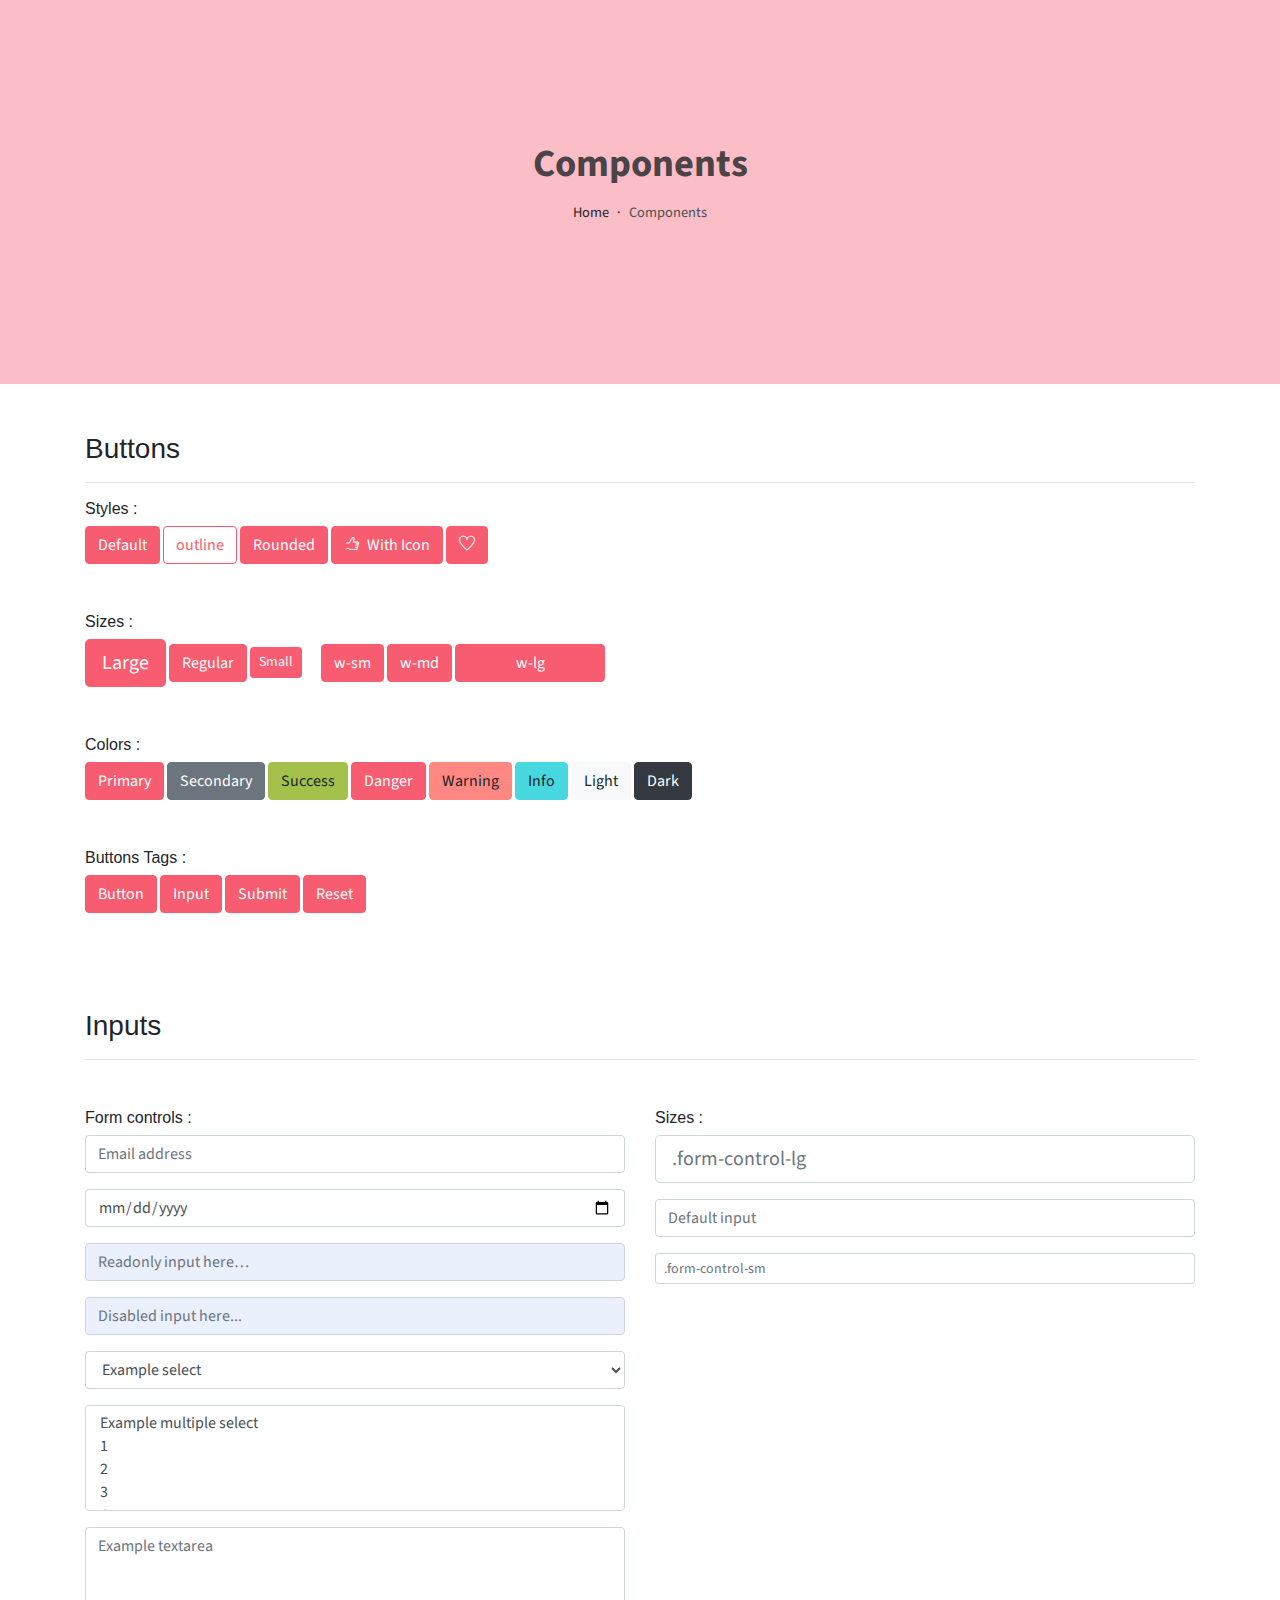
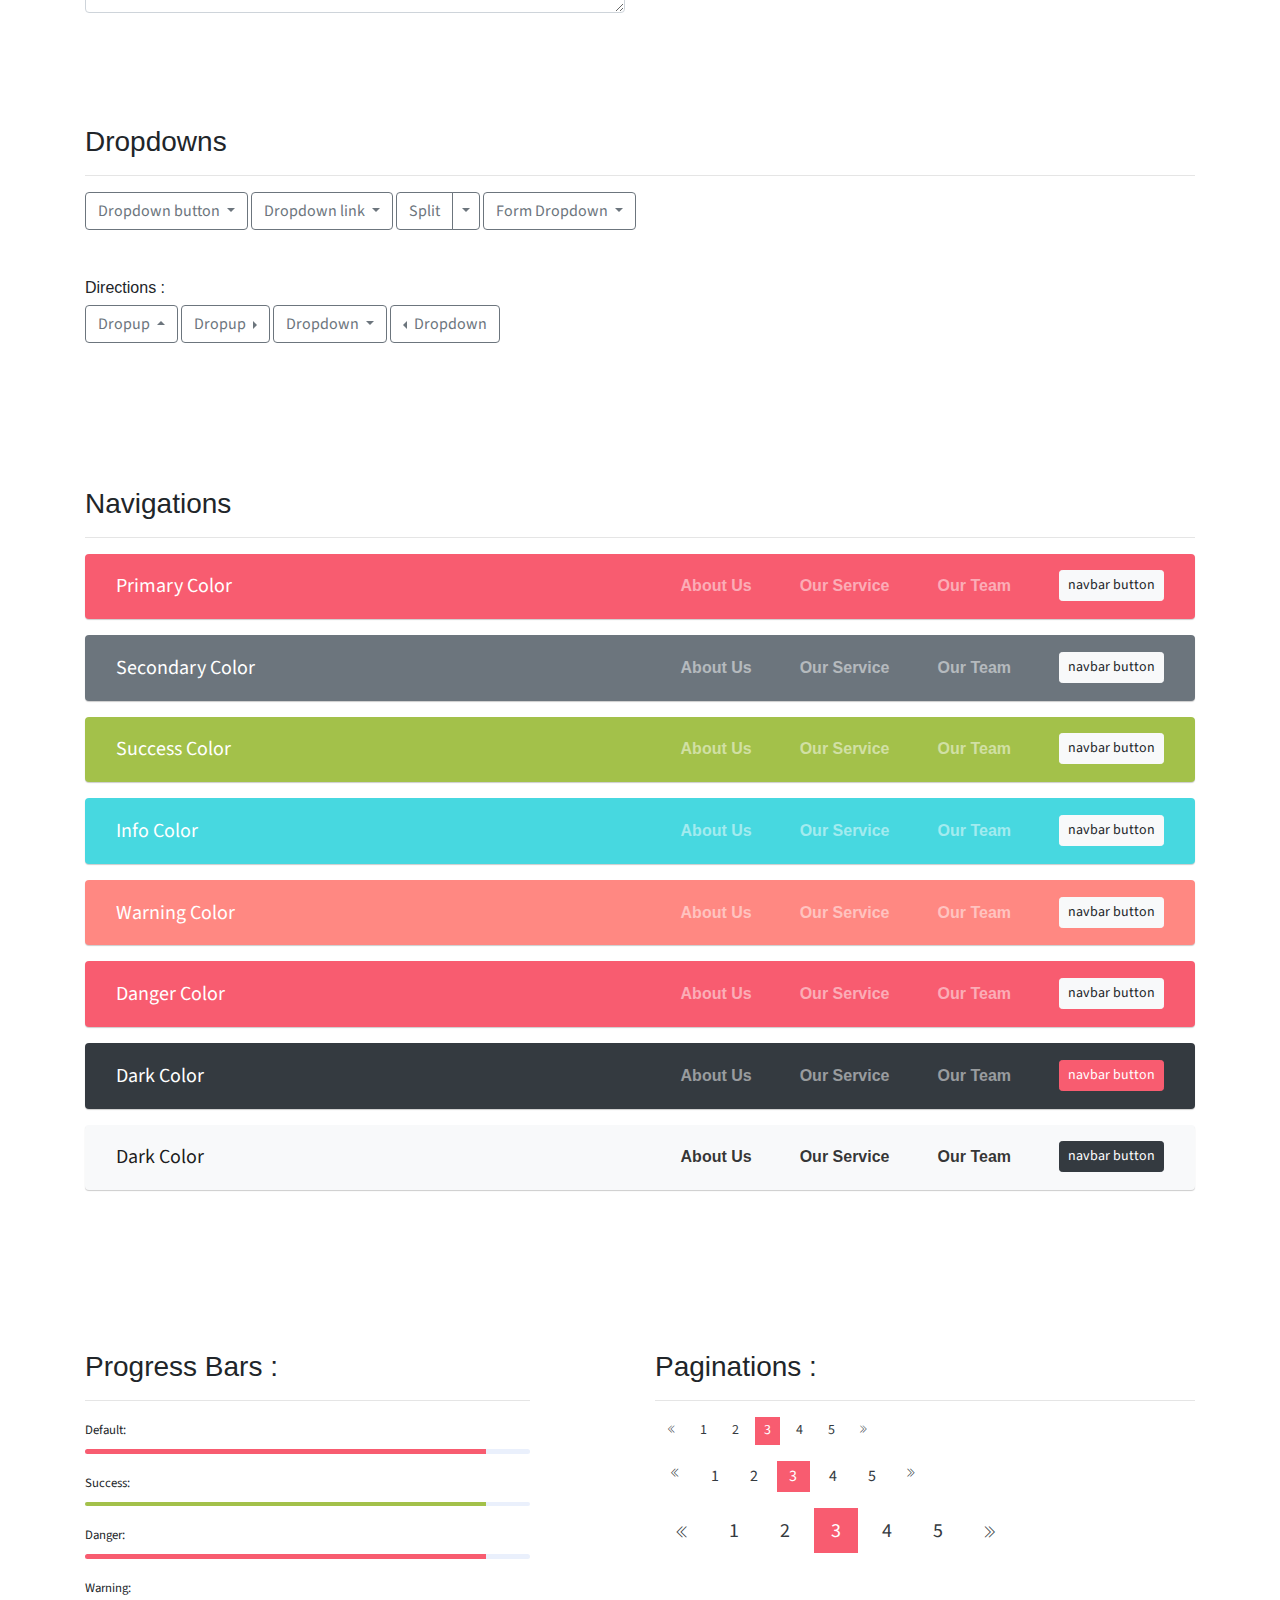
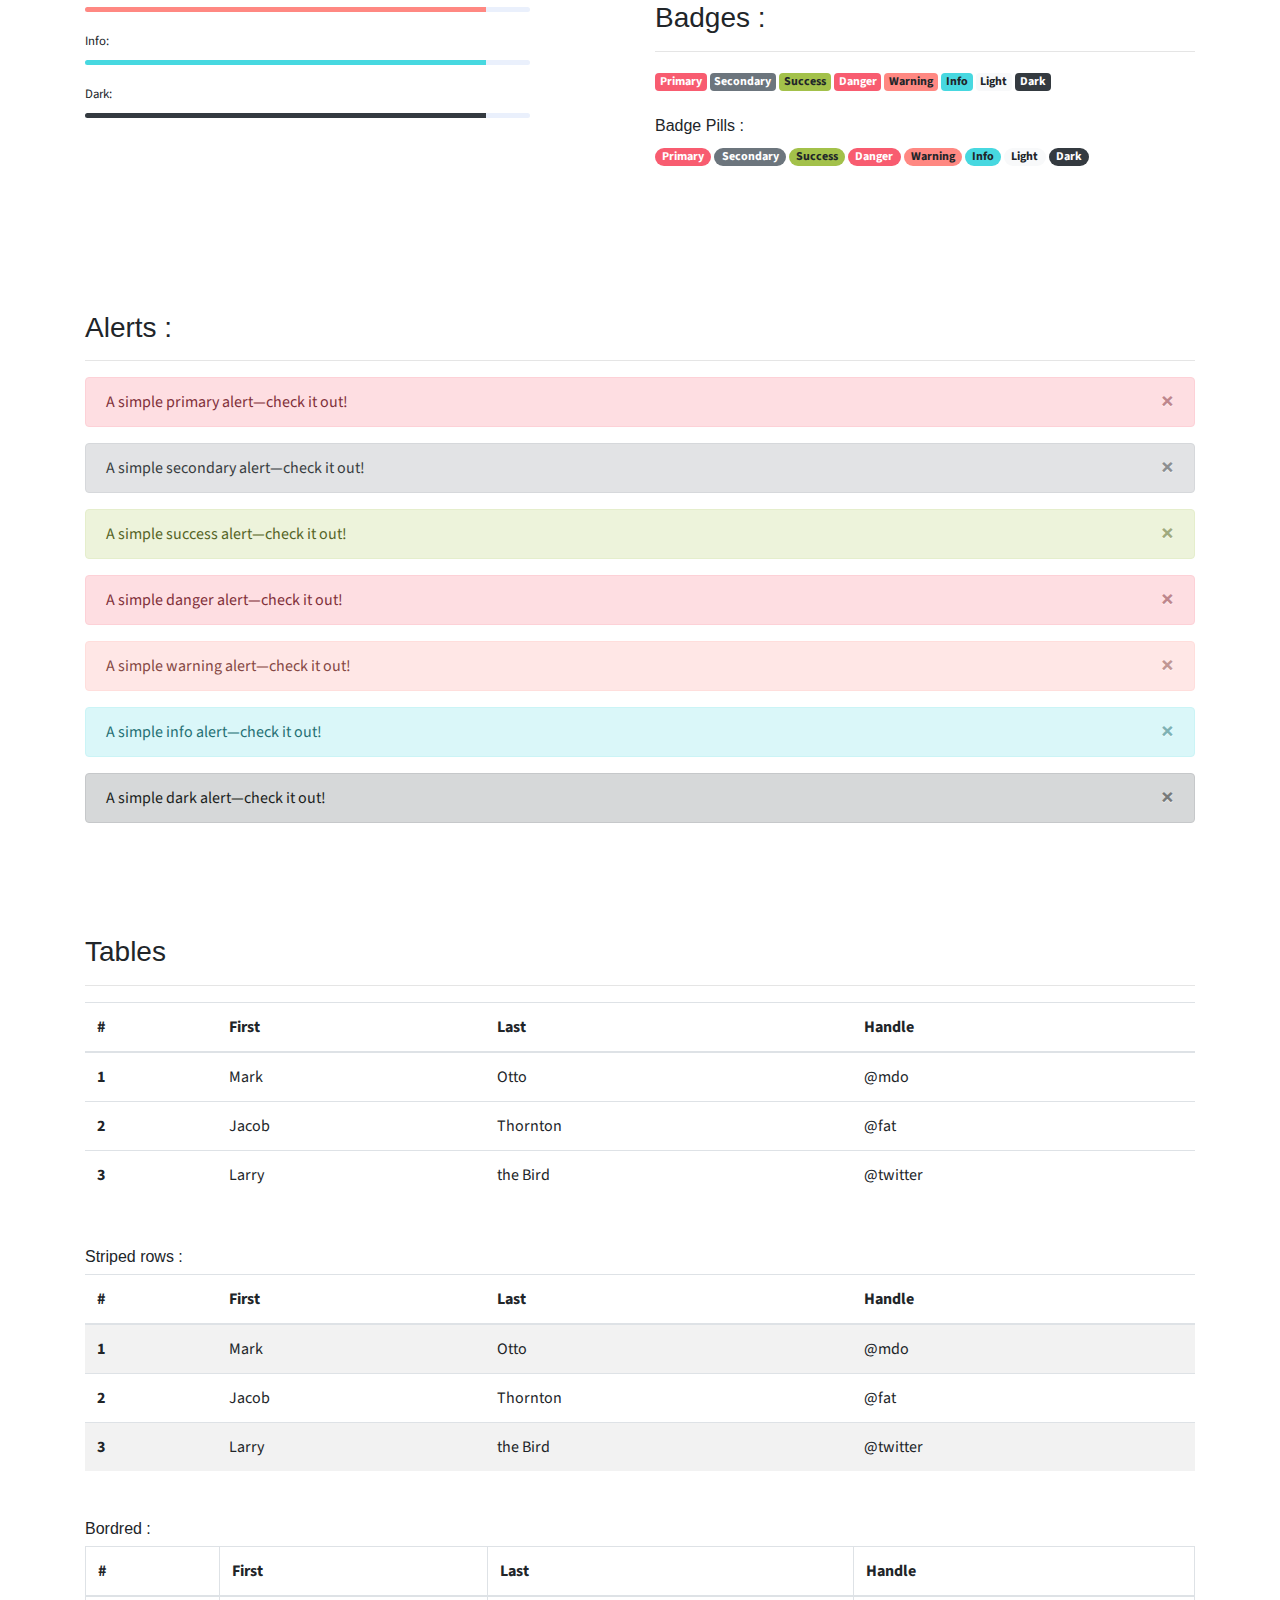
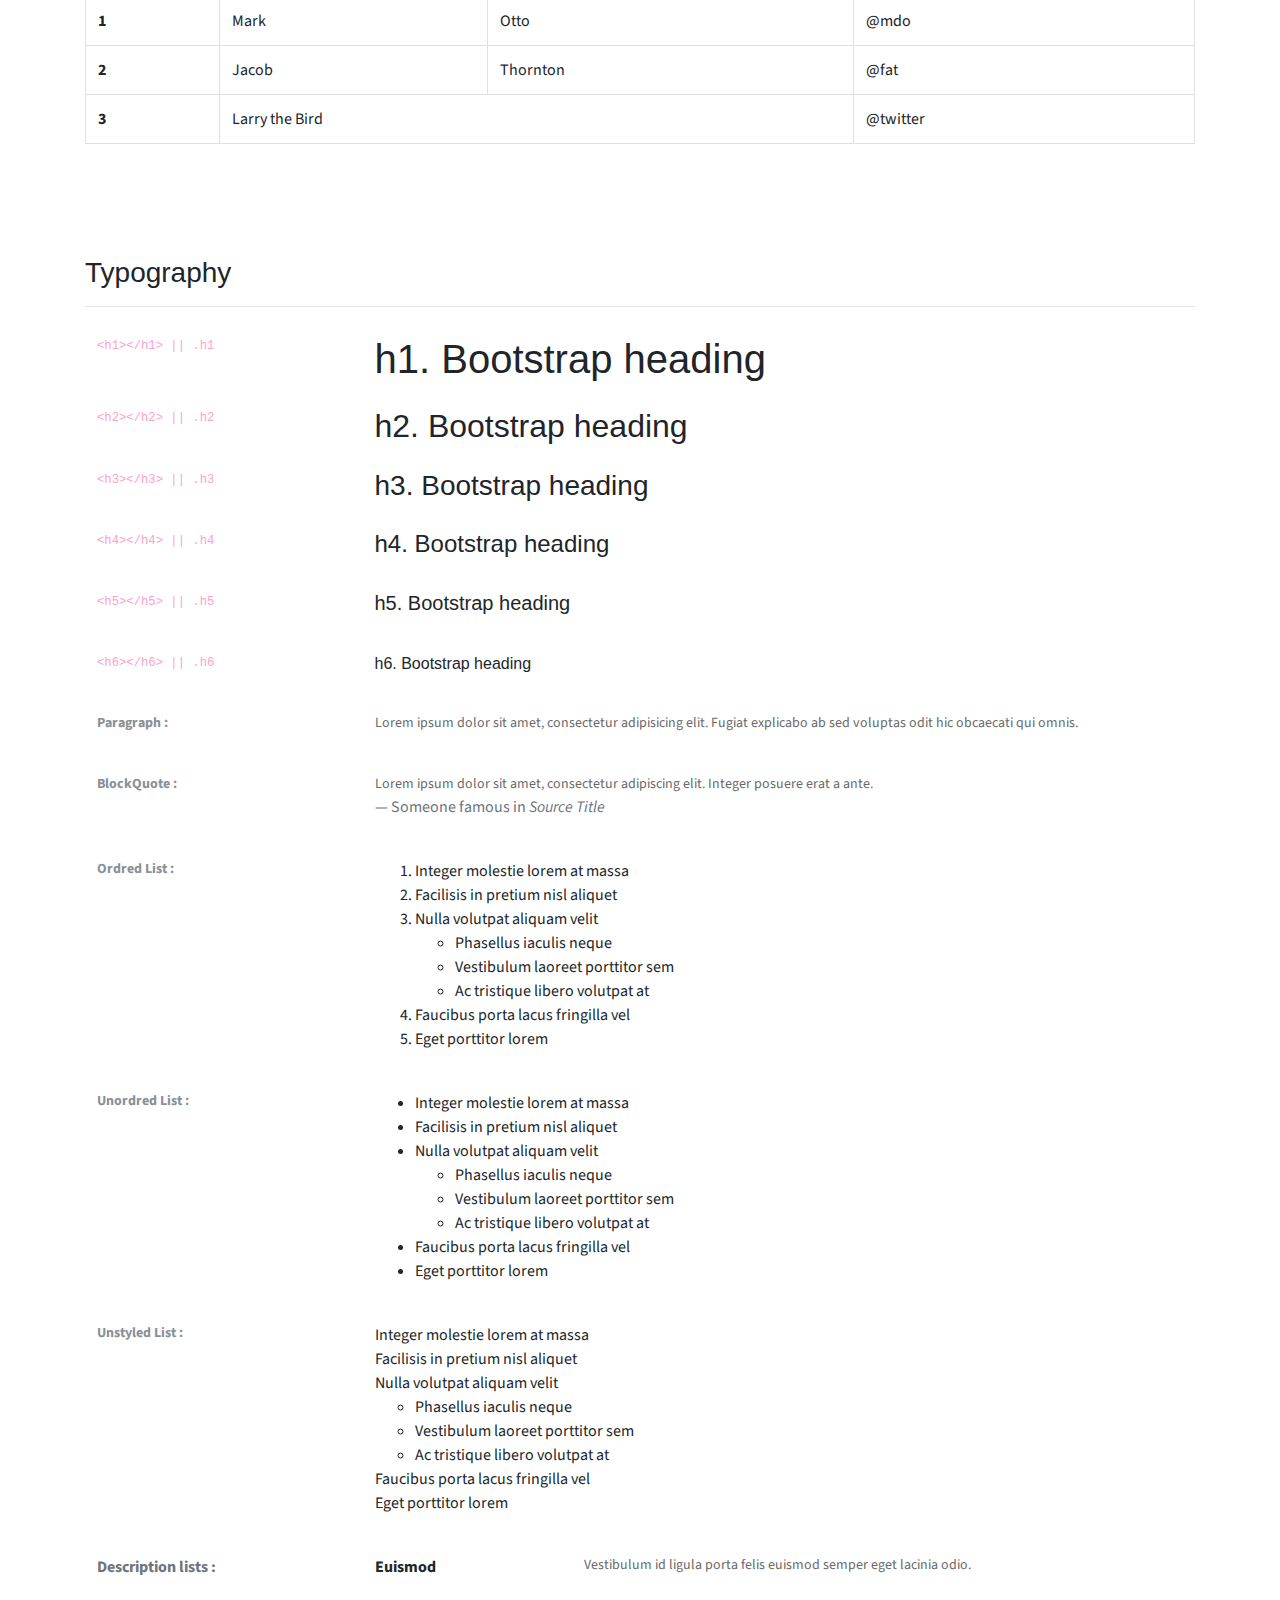
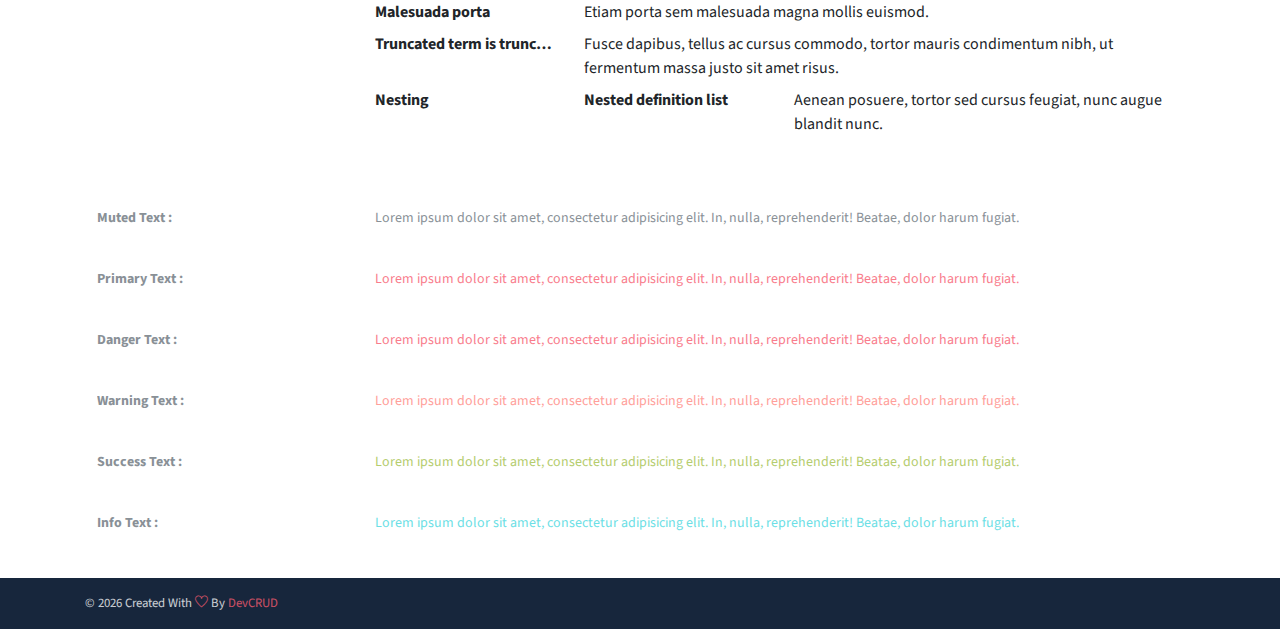
<file: components.html>
<!DOCTYPE html>
<html lang="en">
<head>
   <meta charset="utf-8">
   <meta name="viewport" content="width=device-width, initial-scale=1, shrink-to-fit=no">
   <title>María Landing page | Components</title>
   <link rel="icon" href="assets/imgs/favicon.png" type="image/png">
   <!-- font icons -->
   <link rel="stylesheet" href="assets/vendors/themify-icons/css/themify-icons.css">
   <!-- Bootstrap + Steller  -->
   <link rel="stylesheet" href="assets/css/johndoe.css">
</head>
<body>

   <!-- Page Header -->
   <header class="header header-mini"> 
      <div class="header-title">Components</div> 
      <nav aria-label="breadcrumb">
         <ol class="breadcrumb">
            <li class="breadcrumb-item"><a href="/">Home</a></li>
            <li class="breadcrumb-item active" aria-current="page">Components</li>
         </ol>
      </nav>
   </header> <!-- End Of Page Header -->

   <!-- main content -->
   <div class="container">

      <!-- Buttons -->
      <h3 class="mt-5">Buttons</h3>
      <hr>
      <h6 class="section-secondary-title">Styles :</h6>
      <button class="btn btn-primary">Default</button>
      <button class="btn btn-outline-primary">outline</button>
      <button class="btn btn-primary rounded">Rounded</button>
      <button class="btn btn-primary rounded"><i class="ti-thumb-up pr-1"></i> With Icon</button>
      <button class="btn btn-primary circle"><i class="ti-heart"></i></button>

      <h6 class="section-secondary-title mt-5">Sizes :</h6>
      <button class="btn btn-primary btn-lg">Large</button>
      <button class="btn btn-primary ">Regular</button>
      <button class="btn btn-primary btn-sm">Small</button>
      <button class="btn btn-primary w-sm ml-3">w-sm</button>
      <button class="btn btn-primary w-md">w-md</button>
      <button class="btn btn-primary w-lg">w-lg</button>

      <h6 class="section-secondary-title mt-5">Colors :</h6>          
      <button type="button" class="btn btn-primary">Primary</button>
      <button type="button" class="btn btn-secondary">Secondary</button>
      <button type="button" class="btn btn-success">Success</button>
      <button type="button" class="btn btn-danger">Danger</button>
      <button type="button" class="btn btn-warning">Warning</button>
      <button type="button" class="btn btn-info">Info</button>
      <button type="button" class="btn btn-light">Light</button>
      <button type="button" class="btn btn-dark">Dark</button>

      <h6 class="section-secondary-title mt-5">Buttons Tags :</h6>
      <button class="btn btn-primary" type="submit">Button</button>
      <input class="btn btn-primary" type="button" value="Input">
      <input class="btn btn-primary" type="submit" value="Submit">
      <input class="btn btn-primary" type="reset" value="Reset">
      
      <!-- devider -->
      <div class="py-5"></div>

      <!-- Inputs -->
      <h3>Inputs</h3>
      <hr>
      <div class="row mt-5">
         <div class="col-md-6">
            <h6 class="section-secondary-title">Form controls :</h6>        
            <div class="form-group">
               <input type="email" class="form-control" id="exampleFormControlInput1" placeholder="Email address">
            </div>
            <div class="form-group">
               <input type="date" class="form-control" id="exampleFormControlInput1" placeholder="Date">
            </div>
            <div class="form-group">
               <input class="form-control" type="text" placeholder="Readonly input here…" readonly>
            </div>
            <div class="form-group">
               <input class="form-control" id="disabledInput" type="text" placeholder="Disabled input here..." disabled>
            </div>
            <div class="form-group">
               <select class="form-control" id="exampleFormControlSelect1">
                  <option>Example select</option>
                  <option>1</option>
                  <option>2</option>
                  <option>3</option>
                  <option>4</option>
                  <option>5</option>
               </select>
            </div>
            <div class="form-group">
               <select multiple class="form-control" id="exampleFormControlSelect2">
                  <option>Example multiple select</option>
                  <option>1</option>
                  <option>2</option>
                  <option>3</option>
                  <option>4</option>
                  <option>5</option>
               </select>
            </div>
            <div class="form-group">
               <textarea class="form-control" id="exampleFormControlTextarea1" rows="3" placeholder="Example textarea"></textarea>
            </div>
         </div>
         <div class="col-md-6">
            <h6 class="section-secondary-title">Sizes :</h6>    
            <div class="form-group">
               <input class="form-control form-control-lg" type="text" placeholder=".form-control-lg">             
            </div>
            <div class="form-group">
               <input class="form-control" type="text" placeholder="Default input">
            </div>
            <div class="form-group">
               <input class="form-control form-control-sm" type="text" placeholder=".form-control-sm"> 
            </div>
         </div>
      </div> <!-- end of inputs -->   

      <!-- devider -->
      <div class="py-5"></div>             

      <!-- Dropdowns -->
      <h3 class="components-section-title font-weight-normal">Dropdowns</h3>
      <hr>
      <div class="dropdown d-inline-block">
         <button class="btn btn-outline-secondary dropdown-toggle" type="button" id="dropdownMenuButton" data-toggle="dropdown" aria-haspopup="true" aria-expanded="false">
         Dropdown button
         </button>
         <div class="dropdown-menu" aria-labelledby="dropdownMenuButton">
         <a class="dropdown-item" href="#">Action</a>
         <a class="dropdown-item" href="#">Another action</a>
         <a class="dropdown-item" href="#">Something else here</a>
         </div>
      </div>
      <div class="dropdown d-inline-block">
         <a class="btn btn-outline-secondary dropdown-toggle" href="#" role="button" id="dropdownMenuLink" data-toggle="dropdown" aria-haspopup="true" aria-expanded="false">
            Dropdown link
         </a>
         <div class="dropdown-menu" aria-labelledby="dropdownMenuLink">
            <a class="dropdown-item" href="#">Action</a>
            <a class="dropdown-item" href="#">Another action</a>
            <a class="dropdown-item" href="#">Something else here</a>
         </div>
      </div>
      <div class="btn-group">
         <button type="button" class="btn btn-outline-secondary">Split</button>
         <button type="button" class="btn btn-outline-secondary dropdown-toggle dropdown-toggle-split" data-toggle="dropdown" aria-haspopup="true" aria-expanded="false">
         <span class="sr-only">Toggle Dropdown</span>
         </button>
         <div class="dropdown-menu">
            <a class="dropdown-item" href="#">Action</a>
            <a class="dropdown-item" href="#">Another action</a>
            <a class="dropdown-item" href="#">Something else here</a>
            <div class="dropdown-divider"></div>
            <a class="dropdown-item" href="#">Separated link</a>
         </div>
      </div>
      <div class="btn-group">
         <button class="btn btn-outline-secondary dropdown-toggle" type="button" id="dropdownMenuButton" data-toggle="dropdown" aria-haspopup="true" aria-expanded="false">
            Form Dropdown
         </button>
         <div class="dropdown-menu form">
            <form class="px-4 py-3">
               <div class="form-group">
                  <input type="email" class="form-control" id="exampleDropdownFormEmail1" placeholder="email@example.com">
               </div>
               <div class="form-group">
                  <input type="password" class="form-control" id="exampleDropdownFormPassword1" placeholder="Password">
               </div>
               <div class="form-check mb-3">
                  <input type="checkbox" class="form-check-input" id="dropdownCheck">
                  <label class="form-check-label" for="dropdownCheck">
                     Remember me
                  </label>
               </div>
               <button type="submit" class="btn btn-primary btn-block">Sign in</button>
            </form>
            <div class="dropdown-divider"></div>
            <a class="dropdown-item" href="#"><small>New around here? Sign up</small></a>
            <a class="dropdown-item" href="#"><small>Forgot password?</small></a>
         </div>
      </div>       
      <h6 class="section-secondary-title mt-5">Directions :</h6>  
      <div class="btn-group dropup">
         <button type="button" class="btn btn-outline-secondary dropdown-toggle" data-toggle="dropdown" aria-haspopup="true" aria-expanded="false">
            Dropup
         </button>
         <div class="dropdown-menu">
            <a class="dropdown-item" href="#">Action</a>
            <a class="dropdown-item" href="#">Another action</a>
            <a class="dropdown-item" href="#">Something else here</a>
            <div class="dropdown-divider"></div>
            <a class="dropdown-item" href="#">Separated link</a>
         </div>
      </div>
      <div class="btn-group dropright">
         <button type="button" class="btn btn-outline-secondary dropdown-toggle" data-toggle="dropdown" aria-haspopup="true" aria-expanded="false">
            Dropup
         </button>
         <div class="dropdown-menu">
            <a class="dropdown-item" href="#">Action</a>
            <a class="dropdown-item" href="#">Another action</a>
            <a class="dropdown-item" href="#">Something else here</a>
            <div class="dropdown-divider"></div>
            <a class="dropdown-item" href="#">Separated link</a>
         </div>
      </div>
      <div class="btn-group">
         <button type="button" class="btn btn-outline-secondary dropdown-toggle" data-toggle="dropdown" aria-haspopup="true" aria-expanded="false">
            Dropdown
         </button>
         <div class="dropdown-menu">
            <a class="dropdown-item" href="#">Action</a>
            <a class="dropdown-item" href="#">Another action</a>
            <a class="dropdown-item" href="#">Something else here</a>
            <div class="dropdown-divider"></div>
            <a class="dropdown-item" href="#">Separated link</a>
         </div>
      </div>
      <div class="btn-group dropleft">
         <button type="button" class="btn btn-outline-secondary dropdown-toggle" data-toggle="dropdown" aria-haspopup="true" aria-expanded="false">
            Dropdown
         </button>
         <div class="dropdown-menu">
            <a class="dropdown-item" href="#">Action</a>
            <a class="dropdown-item" href="#">Another action</a>
            <a class="dropdown-item" href="#">Something else here</a>
            <div class="dropdown-divider"></div>
            <a class="dropdown-item" href="#">Separated link</a>
         </div>
      </div> <!-- end of Dropdowns -->  

      <!-- devider -->
      <div class="py-5"></div>   

      <!-- navbars -->
      <h3 class="components-section-title font-weight-normal mt-5">Navigations</h3>
      <hr>
      <nav class="navbar navbar-expand-sm navbar-dark bg-primary rounded shadow mb-3">
         <div class="container">
            <a class="navbar-brand" href="#">Primary Color</a>
            <button class="navbar-toggler ml-auto" type="button" data-toggle="collapse" data-target="#navbarSupportedContent" aria-controls="navbarSupportedContent" aria-expanded="false" aria-label="Toggle navigation">
            <span class="navbar-toggler-icon"></span>
            </button>
            <div class="collapse navbar-collapse" id="navbarSupportedContent">
               <ul class="navbar-nav ml-auto"> 
                  <li class="nav-item">
                     <a class="nav-link" href="#about">About Us</a>
                  </li>
                  <li class="nav-item">
                     <a class="nav-link" href="#service">Our Service</a>
                  </li>
                  <li class="nav-item">
                     <a class="nav-link" href="#team">Our Team</a>
                  </li>
                  <li class="nav-item">
                     <a href="#book-table" class="ml-4 mt-1 btn btn-light btn-sm">navbar button</a>
                  </li>
               </ul>                       
            </div>
         </div>
      </nav>
      <nav class="navbar navbar-expand-sm navbar-dark bg-secondary rounded shadow mb-3">
         <div class="container">
            <a class="navbar-brand" href="#">Secondary Color</a>
            <button class="navbar-toggler ml-auto" type="button" data-toggle="collapse" data-target="#navbarSupportedContent" aria-controls="navbarSupportedContent" aria-expanded="false" aria-label="Toggle navigation">
            <span class="navbar-toggler-icon"></span>
            </button>
            <div class="collapse navbar-collapse" id="navbarSupportedContent">
               <ul class="navbar-nav ml-auto"> 
                  <li class="nav-item">
                     <a class="nav-link" href="#about">About Us</a>
                  </li>
                  <li class="nav-item">
                     <a class="nav-link" href="#service">Our Service</a>
                  </li>
                  <li class="nav-item">
                     <a class="nav-link" href="#team">Our Team</a>
                  </li>
                  <li class="nav-item">
                     <a href="#book-table" class="ml-4 mt-1 btn btn-light btn-sm">navbar button</a>
                  </li>
               </ul>                       
            </div>
         </div>
      </nav>
      <nav class="navbar navbar-expand-sm navbar-dark bg-success rounded shadow mb-3">
         <div class="container">
            <a class="navbar-brand" href="#">Success Color</a>
            <button class="navbar-toggler ml-auto" type="button" data-toggle="collapse" data-target="#navbarSupportedContent" aria-controls="navbarSupportedContent" aria-expanded="false" aria-label="Toggle navigation">
            <span class="navbar-toggler-icon"></span>
            </button>
            <div class="collapse navbar-collapse" id="navbarSupportedContent">
               <ul class="navbar-nav ml-auto"> 
                  <li class="nav-item">
                     <a class="nav-link" href="#about">About Us</a>
                  </li>
                  <li class="nav-item">
                     <a class="nav-link" href="#service">Our Service</a>
                  </li>
                  <li class="nav-item">
                     <a class="nav-link" href="#team">Our Team</a>
                  </li>
                  <li class="nav-item">
                     <a href="#book-table" class="ml-4 mt-1 btn btn-light btn-sm">navbar button</a>
                  </li>
               </ul>                       
            </div>
         </div>
      </nav>
      <nav class="navbar navbar-expand-sm navbar-dark bg-info rounded shadow mb-3">
         <div class="container">
            <a class="navbar-brand" href="#">Info Color</a>
            <button class="navbar-toggler ml-auto" type="button" data-toggle="collapse" data-target="#navbarSupportedContent" aria-controls="navbarSupportedContent" aria-expanded="false" aria-label="Toggle navigation">
            <span class="navbar-toggler-icon"></span>
            </button>
            <div class="collapse navbar-collapse" id="navbarSupportedContent">
               <ul class="navbar-nav ml-auto"> 
                  <li class="nav-item">
                     <a class="nav-link" href="#about">About Us</a>
                  </li>
                  <li class="nav-item">
                     <a class="nav-link" href="#service">Our Service</a>
                  </li>
                  <li class="nav-item">
                     <a class="nav-link" href="#team">Our Team</a>
                  </li>
                  <li class="nav-item">
                     <a href="#book-table" class="ml-4 mt-1 btn btn-light btn-sm">navbar button</a>
                  </li>
               </ul>                       
            </div>
         </div>
      </nav>
      <nav class="navbar navbar-expand-sm navbar-dark bg-warning rounded shadow mb-3">
         <div class="container">
            <a class="navbar-brand" href="#">Warning Color</a>
            <button class="navbar-toggler ml-auto" type="button" data-toggle="collapse" data-target="#navbarSupportedContent" aria-controls="navbarSupportedContent" aria-expanded="false" aria-label="Toggle navigation">
            <span class="navbar-toggler-icon"></span>
            </button>
            <div class="collapse navbar-collapse" id="navbarSupportedContent">
               <ul class="navbar-nav ml-auto"> 
                  <li class="nav-item">
                     <a class="nav-link" href="#about">About Us</a>
                  </li>
                  <li class="nav-item">
                     <a class="nav-link" href="#service">Our Service</a>
                  </li>
                  <li class="nav-item">
                     <a class="nav-link" href="#team">Our Team</a>
                  </li>
                  <li class="nav-item">
                     <a href="#book-table" class="ml-4 mt-1 btn btn-light btn-sm">navbar button</a>
                  </li>
               </ul>                       
            </div>
         </div>
      </nav>
      <nav class="navbar navbar-expand-sm navbar-dark bg-danger rounded shadow mb-3">
         <div class="container">
            <a class="navbar-brand" href="#">Danger Color</a>
            <button class="navbar-toggler ml-auto" type="button" data-toggle="collapse" data-target="#navbarSupportedContent" aria-controls="navbarSupportedContent" aria-expanded="false" aria-label="Toggle navigation">
            <span class="navbar-toggler-icon"></span>
            </button>
            <div class="collapse navbar-collapse" id="navbarSupportedContent">
               <ul class="navbar-nav ml-auto"> 
                  <li class="nav-item">
                     <a class="nav-link" href="#about">About Us</a>
                  </li>
                  <li class="nav-item">
                     <a class="nav-link" href="#service">Our Service</a>
                  </li>
                  <li class="nav-item">
                     <a class="nav-link" href="#team">Our Team</a>
                  </li>
                  <li class="nav-item">
                     <a href="#book-table" class="ml-4 mt-1 btn btn-light btn-sm">navbar button</a>
                  </li>
               </ul>                       
            </div>
         </div>
      </nav>
      <nav class="navbar navbar-expand-sm navbar-dark bg-dark rounded shadow mb-3">
         <div class="container">
            <a class="navbar-brand" href="#">Dark Color</a>
            <button class="navbar-toggler ml-auto" type="button" data-toggle="collapse" data-target="#navbarSupportedContent" aria-controls="navbarSupportedContent" aria-expanded="false" aria-label="Toggle navigation">
            <span class="navbar-toggler-icon"></span>
            </button>
            <div class="collapse navbar-collapse" id="navbarSupportedContent">
               <ul class="navbar-nav ml-auto"> 
                  <li class="nav-item">
                     <a class="nav-link" href="#about">About Us</a>
                  </li>
                  <li class="nav-item">
                     <a class="nav-link" href="#service">Our Service</a>
                  </li>
                  <li class="nav-item">
                     <a class="nav-link" href="#team">Our Team</a>
                  </li>
                  <li class="nav-item">
                     <a href="#book-table" class="ml-4 mt-1 btn btn-primary btn-sm">navbar button</a>
                  </li>
               </ul>                       
            </div>
         </div>
      </nav>
      <nav class="navbar navbar-expand-sm navbar-light bg-light rounded shadow mb-3">
         <div class="container">
            <a class="navbar-brand" href="#">Dark Color</a>
            <button class="navbar-toggler ml-auto" type="button" data-toggle="collapse" data-target="#navbarSupportedContent" aria-controls="navbarSupportedContent" aria-expanded="false" aria-label="Toggle navigation">
            <span class="navbar-toggler-icon"></span>
            </button>
            <div class="collapse navbar-collapse" id="navbarSupportedContent">
               <ul class="navbar-nav ml-auto"> 
                  <li class="nav-item">
                     <a class="nav-link" href="#about">About Us</a>
                  </li>
                  <li class="nav-item">
                     <a class="nav-link" href="#service">Our Service</a>
                  </li>
                  <li class="nav-item">
                     <a class="nav-link" href="#team">Our Team</a>
                  </li>
                  <li class="nav-item">
                     <a href="#book-table" class="ml-4 mt-1 btn btn-dark btn-sm">navbar button</a>
                  </li>
               </ul>                       
            </div>
         </div>
      </nav>
      <!-- End of navbars -->

      <!-- devider -->
      <div class="py-5"></div>   
      
      <!-- progress bars -->
      <div class="row justify-content-between">
         <div class="col-md-5">
            <h3 class="components-section-title font-weight-normal mt-5">Progress Bars :</h3>
            <hr>
            <small>Default: </small>
            <div class="progress mt-2 mb-3">
               <div class="progress-bar" role="progressbar" style="width: 90%" aria-valuenow="25" aria-valuemin="0" aria-valuemax="100"></div>
            </div>
            <small>Success:</small>
            <div class="progress mt-2 mb-3">
               <div class="progress-bar bg-success" role="progressbar" style="width: 90%" aria-valuenow="25" aria-valuemin="0" aria-valuemax="100"></div>
            </div>
            <small>Danger:</small>
            <div class="progress mt-2 mb-3">
               <div class="progress-bar bg-danger" role="progressbar" style="width: 90%" aria-valuenow="25" aria-valuemin="0" aria-valuemax="100"></div>
            </div>
            <small>Warning:</small>
            <div class="progress mt-2 mb-3">
               <div class="progress-bar bg-warning" role="progressbar" style="width: 90%" aria-valuenow="25" aria-valuemin="0" aria-valuemax="100"></div>
            </div>
            <small>Info:</small>
            <div class="progress mt-2 mb-3">
               <div class="progress-bar bg-info" role="progressbar" style="width: 90%" aria-valuenow="25" aria-valuemin="0" aria-valuemax="100"></div>
            </div>
            <small>Dark:</small>
            <div class="progress mt-2 mb-3">
               <div class="progress-bar bg-dark" role="progressbar" style="width: 90%" aria-valuenow="25" aria-valuemin="0" aria-valuemax="100"></div>
            </div>
         </div>
         <div class="col-md-6">
            <h3 class="components-section-title font-weight-normal mt-5">Paginations :</h3>
            <hr>
            <nav aria-label="Page navigation example">
               <ul class="pagination pagination-sm">
                  <li class="page-item"><a class="page-link" href="#"><i class="ti-angle-double-left"></i></a></li>
                  <li class="page-item"><a class="page-link" href="#">1</a></li>
                  <li class="page-item"><a class="page-link" href="#">2</a></li>
                  <li class="page-item active"><a class="page-link" href="#">3</a></li>
                  <li class="page-item"><a class="page-link" href="#">4</a></li>
                  <li class="page-item"><a class="page-link" href="#">5</a></li>
                  <li class="page-item"><a class="page-link" href="#"><i class="ti-angle-double-right"></i></a></li>
               </ul>
            </nav>
            <nav aria-label="Page navigation example">
               <ul class="pagination">
               <li class="page-item"><a class="page-link" href="#"><i class="ti-angle-double-left"></i></a></li>
                  <li class="page-item"><a class="page-link" href="#">1</a></li>
                  <li class="page-item"><a class="page-link" href="#">2</a></li>
                  <li class="page-item active"><a class="page-link" href="#">3</a></li>
                  <li class="page-item"><a class="page-link" href="#">4</a></li>
                  <li class="page-item"><a class="page-link" href="#">5</a></li>
                  <li class="page-item"><a class="page-link" href="#"><i class="ti-angle-double-right"></i></a></li>
               </ul>
            </nav>
            <nav aria-label="Page navigation example">
               <ul class="pagination pagination-lg">
                  <li class="page-item"><a class="page-link" href="#"><i class="ti-angle-double-left"></i></a></li>
                  <li class="page-item"><a class="page-link" href="#">1</a></li>
                  <li class="page-item"><a class="page-link" href="#">2</a></li>
                  <li class="page-item active"><a class="page-link" href="#">3</a></li>
                  <li class="page-item"><a class="page-link" href="#">4</a></li>
                  <li class="page-item"><a class="page-link" href="#">5</a></li>
                  <li class="page-item"><a class="page-link" href="#"><i class="ti-angle-double-right"></i></a></li>
               </ul>
            </nav>

            <!-- Badges -->
            <h3 class="components-section-title font-weight-normal mt-5">Badges :</h3>
            <hr>
            <span class="badge badge-primary">Primary</span>
            <span class="badge badge-secondary">Secondary</span>
            <span class="badge badge-success">Success</span>
            <span class="badge badge-danger">Danger</span>
            <span class="badge badge-warning">Warning</span>
            <span class="badge badge-info">Info</span>
            <span class="badge badge-light">Light</span>
            <span class="badge badge-dark">Dark</span>
            <h6 class="section-secondary-title mt-4 mb-2">Badge Pills :</h6>
            <span class="badge badge-pill badge-primary">Primary</span>
            <span class="badge badge-pill badge-secondary">Secondary</span>
            <span class="badge badge-pill badge-success">Success</span>
            <span class="badge badge-pill badge-danger">Danger</span>
            <span class="badge badge-pill badge-warning">Warning</span>
            <span class="badge badge-pill badge-info">Info</span>
            <span class="badge badge-pill badge-light">Light</span>
            <span class="badge badge-pill badge-dark">Dark</span>
         </div>
      </div> <!-- End of Progress bars -->

      <!-- devider -->
      <div class="py-5"></div>  

      <!-- Alerts -->
      <h3 class="components-section-title font-weight-normal mt-5">Alerts :</h3>
      <hr>
      <div class="alert alert-primary alert-dismissible fade show" role="alert">
         A simple primary alert—check it out!
         <button type="button" class="close" data-dismiss="alert" aria-label="Close">
            <span aria-hidden="true">&times;</span>
         </button>
      </div>
      <div class="alert alert-secondary alert-dismissible fade show" role="alert">
         A simple secondary alert—check it out!
         <button type="button" class="close" data-dismiss="alert" aria-label="Close">
            <span aria-hidden="true">&times;</span>
         </button>
      </div>
      <div class="alert alert-success alert-dismissible fade show" role="alert">
         A simple success alert—check it out!
         <button type="button" class="close" data-dismiss="alert" aria-label="Close">
            <span aria-hidden="true">&times;</span>
         </button>
      </div>
      <div class="alert alert-danger alert-dismissible fade show" role="alert">
         A simple danger alert—check it out!
         <button type="button" class="close" data-dismiss="alert" aria-label="Close">
            <span aria-hidden="true">&times;</span>
         </button>
      </div>
      <div class="alert alert-warning alert-dismissible fade show" role="alert">
         A simple warning alert—check it out!
         <button type="button" class="close" data-dismiss="alert" aria-label="Close">
            <span aria-hidden="true">&times;</span>
         </button>
      </div>
      <div class="alert alert-info alert-dismissible fade show" role="alert">
         A simple info alert—check it out!
         <button type="button" class="close" data-dismiss="alert" aria-label="Close">
            <span aria-hidden="true">&times;</span>
         </button>
      </div>
      <div class="alert alert-dark alert-dismissible fade show" role="alert">
         A simple dark alert—check it out!
         <button type="button" class="close" data-dismiss="alert" aria-label="Close">
            <span aria-hidden="true">&times;</span>
         </button>
      </div>
      <!-- end of alerts -->

      <!-- devider -->
      <div class="py-5"></div> 
   
      <!-- tables -->
      <h3 class="components-section-title">Tables</h3>
      <hr>
      <table class="table">
         <thead>
            <tr>
               <th scope="col">#</th>
               <th scope="col">First</th>
               <th scope="col">Last</th>
               <th scope="col">Handle</th>
            </tr>
         </thead>
         <tbody>
            <tr>
               <th scope="row">1</th>
               <td>Mark</td>
               <td>Otto</td>
               <td>@mdo</td>
            </tr>
            <tr>
               <th scope="row">2</th>
               <td>Jacob</td>
               <td>Thornton</td>
               <td>@fat</td>
            </tr>
            <tr>
               <th scope="row">3</th>
               <td>Larry</td>
               <td>the Bird</td>
               <td>@twitter</td>
            </tr>
         </tbody>
      </table>

      <h6 class="section-secondary-title mt-5">Striped rows :</h6>
      <table class="table table-striped">
         <thead>
            <tr>
               <th scope="col">#</th>
               <th scope="col">First</th>
               <th scope="col">Last</th>
               <th scope="col">Handle</th>
            </tr>
         </thead>
         <tbody>
            <tr>
               <th scope="row">1</th>
               <td>Mark</td>
               <td>Otto</td>
               <td>@mdo</td>
            </tr>
            <tr>
               <th scope="row">2</th>
               <td>Jacob</td>
               <td>Thornton</td>
               <td>@fat</td>
            </tr>
            <tr>
               <th scope="row">3</th>
               <td>Larry</td>
               <td>the Bird</td>
               <td>@twitter</td>
            </tr>
         </tbody>
      </table>

      <h6 class="section-secondary-title mt-5">Bordred :</h6>
      <table class="table table-bordered">
         <thead>
            <tr>
               <th scope="col">#</th>
               <th scope="col">First</th>
               <th scope="col">Last</th>
               <th scope="col">Handle</th>
            </tr>
         </thead>
         <tbody>
            <tr>
               <th scope="row">1</th>
               <td>Mark</td>
               <td>Otto</td>
               <td>@mdo</td>
            </tr>
            <tr>
               <th scope="row">2</th>
               <td>Jacob</td>
               <td>Thornton</td>
               <td>@fat</td>
            </tr>
            <tr>
               <th scope="row">3</th>
               <td colspan="2">Larry the Bird</td>
               <td>@twitter</td>
            </tr>
         </tbody>
      </table>
      <!-- end of tables -->

      <!-- devider -->
      <div class="py-5"></div> 

      <!-- typography -->
      <h3 class="components-section-title">Typography</h3>
      <hr>
     
      <table class="table table-borderless v-align-center">
         <tbody>
            <tr>
               <td>
                  <p><code class="highlighter-rouge">&lt;h1&gt;&lt;/h1&gt; || .h1</code></p>
               </td>
               <td class="w-75"><span class="h1">h1. Bootstrap heading</span></td>
            </tr>
            <tr>
               <td>
                  <p><code class="highlighter-rouge">&lt;h2&gt;&lt;/h2&gt; || .h2</code></p>
               </td>
               <td><span class="h2">h2. Bootstrap heading</span></td>
            </tr>
            <tr>
               <td>
                  <p><code class="highlighter-rouge">&lt;h3&gt;&lt;/h3&gt; || .h3</code></p>
               </td>
               <td><span class="h3">h3. Bootstrap heading</span></td>
            </tr>
            <tr>
               <td>
                  <p><code class="highlighter-rouge">&lt;h4&gt;&lt;/h4&gt; || .h4</code></p>
               </td>
               <td><span class="h4">h4. Bootstrap heading</span></td>
            </tr>
            <tr>
               <td>
                  <p><code class="highlighter-rouge">&lt;h5&gt;&lt;/h5&gt; || .h5</code></p>
               </td>
               <td><span class="h5">h5. Bootstrap heading</span></td>
            </tr>
            <tr>
               <td>
                  <p><code class="highlighter-rouge">&lt;h6&gt;&lt;/h6&gt; || .h6</code></p>
               </td>
               <td><span class="h6">h6. Bootstrap heading</span></td>
            </tr>
            <tr>
               <td>
                  <p class="font-weight-bold text-muted">Paragraph :</p>
               </td>
               <td><p>Lorem ipsum dolor sit amet, consectetur adipisicing elit. Fugiat explicabo ab sed voluptas odit hic obcaecati qui omnis.</p></td>
            </tr>
            <tr>
               <td>
                  <p class="font-weight-bold text-muted">BlockQuote :</p>
               </td>
               <td>
                  <blockquote class="blockquote">
                     <p class="mb-0">Lorem ipsum dolor sit amet, consectetur adipiscing elit. Integer posuere erat a ante.</p>
                     <footer class="blockquote-footer">Someone famous in <cite title="Source Title">Source Title</cite></footer>
                  </blockquote>
               </td>
            </tr>

            
            <tr>
               <td><p class="font-weight-bold text-muted">Ordred List :</p></td>
               <td>
                  <ol>
                     <li>Integer molestie lorem at massa</li>
                     <li>Facilisis in pretium nisl aliquet</li>
                     <li>Nulla volutpat aliquam velit
                        <ul>
                           <li>Phasellus iaculis neque</li>
                           <li>Vestibulum laoreet porttitor sem</li>
                           <li>Ac tristique libero volutpat at</li>
                        </ul>
                     </li>
                     <li>Faucibus porta lacus fringilla vel</li>
                     <li>Eget porttitor lorem</li>
                  </ol>
               </td>
            </tr>
            <tr>
               <td><p class="font-weight-bold text-muted">Unordred List :</p></td>
               <td>
                  <ul >
                     <li>Integer molestie lorem at massa</li>
                     <li>Facilisis in pretium nisl aliquet</li>
                     <li>Nulla volutpat aliquam velit
                        <ul>
                           <li>Phasellus iaculis neque</li>
                           <li>Vestibulum laoreet porttitor sem</li>
                           <li>Ac tristique libero volutpat at</li>
                        </ul>
                     </li>
                     <li>Faucibus porta lacus fringilla vel</li>
                     <li>Eget porttitor lorem</li>
                  </ul>
               </td>
            </tr>
            <tr>
               <td><p class="font-weight-bold text-muted">Unstyled List :</p></td>
               <td>
                  <ul class="list-unstyled">
                     <li>Integer molestie lorem at massa</li>
                     <li>Facilisis in pretium nisl aliquet</li>
                     <li>Nulla volutpat aliquam velit
                        <ul>
                           <li>Phasellus iaculis neque</li>
                           <li>Vestibulum laoreet porttitor sem</li>
                           <li>Ac tristique libero volutpat at</li>
                        </ul>
                     </li>
                     <li>Faucibus porta lacus fringilla vel</li>
                     <li>Eget porttitor lorem</li>
                  </ul>
               </td>
            </tr>
            <tr>
               <td class="font-weight-bold text-muted">Description lists : </td>
               <td>
                  <dl class="row">
                     <dt class="col-sm-3">Euismod</dt>
                     <dd class="col-sm-9">
                        <p>Vestibulum id ligula porta felis euismod semper eget lacinia odio.</p>
                     </dd>

                     <dt class="col-sm-3">Malesuada porta</dt>
                     <dd class="col-sm-9">Etiam porta sem malesuada magna mollis euismod.</dd>

                     <dt class="col-sm-3 text-truncate">Truncated term is truncated</dt>
                     <dd class="col-sm-9">Fusce dapibus, tellus ac cursus commodo, tortor mauris condimentum nibh, ut fermentum massa justo sit amet risus.</dd>

                     <dt class="col-sm-3">Nesting</dt>
                     <dd class="col-sm-9">
                        <dl class="row">
                           <dt class="col-sm-4">Nested definition list</dt>
                           <dd class="col-sm-8">Aenean posuere, tortor sed cursus feugiat, nunc augue blandit nunc.</dd>
                        </dl>
                     </dd>
                  </dl>
               </td>
            </tr>
            <tr>
               <td>
                  <p class="font-weight-bold text-muted">Muted Text :</p>
               </td>
               <td>
                  <p class="text-muted">Lorem ipsum dolor sit amet, consectetur adipisicing elit. In, nulla, reprehenderit! Beatae, dolor harum fugiat.</p>
               </td>
            </tr>
            <tr>
               <td>
                  <p class="font-weight-bold text-muted">Primary Text :</p>
               </td>
               <td>
                  <p class="text-primary">Lorem ipsum dolor sit amet, consectetur adipisicing elit. In, nulla, reprehenderit! Beatae, dolor harum fugiat.</p>
               </td>
            </tr>
            <tr>
               <td>
                  <p class="font-weight-bold text-muted">Danger Text :</p>
               </td>
               <td>
                  <p class="text-danger">Lorem ipsum dolor sit amet, consectetur adipisicing elit. In, nulla, reprehenderit! Beatae, dolor harum fugiat.</p>
               </td>
            </tr>
            <tr>
               <td>
                  <p class="font-weight-bold text-muted">Warning Text :</p>
               </td>
               <td>
                  <p class="text-warning">Lorem ipsum dolor sit amet, consectetur adipisicing elit. In, nulla, reprehenderit! Beatae, dolor harum fugiat.</p>
               </td>
            </tr>
            <tr>
               <td>
                  <p class="font-weight-bold text-muted">Success Text :</p>
               </td>
               <td>
                  <p class="text-success">Lorem ipsum dolor sit amet, consectetur adipisicing elit. In, nulla, reprehenderit! Beatae, dolor harum fugiat.</p>
               </td>
            </tr>
            <tr>
               <td>
                  <p class="font-weight-bold text-muted">Info Text :</p>
               </td>
               <td>
                  <p class="text-info">Lorem ipsum dolor sit amet, consectetur adipisicing elit. In, nulla, reprehenderit! Beatae, dolor harum fugiat.</p>
               </td>
            </tr>
         </tbody>
      </table>
   </div>
   <!-- end of typography -->

   <!-- Page Footer -->
   <footer class="footer py-3">
        <div class="container">
            <p class="small mb-0 text-light">
                &copy; <script>document.write(new Date().getFullYear())</script> Created With <i class="ti-heart text-danger"></i> By <a href="http://devcrud.com" target="_blank"><span class="text-danger" title="Bootstrap 4 Themes and Dashboards">DevCRUD</span></a> 
            </p>
        </div>
    </footer>
   <!-- End of Page Footer -->  
   
   <!-- core  -->
   <script src="assets/vendors/jquery/jquery-3.4.1.js"></script>
   <script src="assets/vendors/bootstrap/bootstrap.bundle.js"></script>

</body>
</html>
</file>
<file: assets/vendors/themify-icons/css/themify-icons.css>
@font-face {
	font-family: 'themify';
	src:url("../fonts/themify.eot?-fvbane");
	src:url("../fonts/themify.eot?#iefix-fvbane") format("embedded-opentype"),
		url("../fonts/themify.woff?-fvbane") format("woff"),
		url("../fonts/themify.ttf?-fvbane") format("truetype"),
		url("../fonts/themify.svg?-fvbane#themify") format("svg");
	font-weight: normal;
	font-style: normal;
}

[class^="ti-"], [class*=" ti-"] {
	font-family: 'themify';
	speak: none;
	font-style: normal;
	font-weight: normal;
	font-variant: normal;
	text-transform: none;
	line-height: 1;

	/* Better Font Rendering =========== */
	-webkit-font-smoothing: antialiased;
	-moz-osx-font-smoothing: grayscale;
}

.ti-wand:before {
	content: "\e600";
}
.ti-volume:before {
	content: "\e601";
}
.ti-user:before {
	content: "\e602";
}
.ti-unlock:before {
	content: "\e603";
}
.ti-unlink:before {
	content: "\e604";
}
.ti-trash:before {
	content: "\e605";
}
.ti-thought:before {
	content: "\e606";
}
.ti-target:before {
	content: "\e607";
}
.ti-tag:before {
	content: "\e608";
}
.ti-tablet:before {
	content: "\e609";
}
.ti-star:before {
	content: "\e60a";
}
.ti-spray:before {
	content: "\e60b";
}
.ti-signal:before {
	content: "\e60c";
}
.ti-shopping-cart:before {
	content: "\e60d";
}
.ti-shopping-cart-full:before {
	content: "\e60e";
}
.ti-settings:before {
	content: "\e60f";
}
.ti-search:before {
	content: "\e610";
}
.ti-zoom-in:before {
	content: "\e611";
}
.ti-zoom-out:before {
	content: "\e612";
}
.ti-cut:before {
	content: "\e613";
}
.ti-ruler:before {
	content: "\e614";
}
.ti-ruler-pencil:before {
	content: "\e615";
}
.ti-ruler-alt:before {
	content: "\e616";
}
.ti-bookmark:before {
	content: "\e617";
}
.ti-bookmark-alt:before {
	content: "\e618";
}
.ti-reload:before {
	content: "\e619";
}
.ti-plus:before {
	content: "\e61a";
}
.ti-pin:before {
	content: "\e61b";
}
.ti-pencil:before {
	content: "\e61c";
}
.ti-pencil-alt:before {
	content: "\e61d";
}
.ti-paint-roller:before {
	content: "\e61e";
}
.ti-paint-bucket:before {
	content: "\e61f";
}
.ti-na:before {
	content: "\e620";
}
.ti-mobile:before {
	content: "\e621";
}
.ti-minus:before {
	content: "\e622";
}
.ti-medall:before {
	content: "\e623";
}
.ti-medall-alt:before {
	content: "\e624";
}
.ti-marker:before {
	content: "\e625";
}
.ti-marker-alt:before {
	content: "\e626";
}
.ti-arrow-up:before {
	content: "\e627";
}
.ti-arrow-right:before {
	content: "\e628";
}
.ti-arrow-left:before {
	content: "\e629";
}
.ti-arrow-down:before {
	content: "\e62a";
}
.ti-lock:before {
	content: "\e62b";
}
.ti-location-arrow:before {
	content: "\e62c";
}
.ti-link:before {
	content: "\e62d";
}
.ti-layout:before {
	content: "\e62e";
}
.ti-layers:before {
	content: "\e62f";
}
.ti-layers-alt:before {
	content: "\e630";
}
.ti-key:before {
	content: "\e631";
}
.ti-import:before {
	content: "\e632";
}
.ti-image:before {
	content: "\e633";
}
.ti-heart:before {
	content: "\e634";
}
.ti-heart-broken:before {
	content: "\e635";
}
.ti-hand-stop:before {
	content: "\e636";
}
.ti-hand-open:before {
	content: "\e637";
}
.ti-hand-drag:before {
	content: "\e638";
}
.ti-folder:before {
	content: "\e639";
}
.ti-flag:before {
	content: "\e63a";
}
.ti-flag-alt:before {
	content: "\e63b";
}
.ti-flag-alt-2:before {
	content: "\e63c";
}
.ti-eye:before {
	content: "\e63d";
}
.ti-export:before {
	content: "\e63e";
}
.ti-exchange-vertical:before {
	content: "\e63f";
}
.ti-desktop:before {
	content: "\e640";
}
.ti-cup:before {
	content: "\e641";
}
.ti-crown:before {
	content: "\e642";
}
.ti-comments:before {
	content: "\e643";
}
.ti-comment:before {
	content: "\e644";
}
.ti-comment-alt:before {
	content: "\e645";
}
.ti-close:before {
	content: "\e646";
}
.ti-clip:before {
	content: "\e647";
}
.ti-angle-up:before {
	content: "\e648";
}
.ti-angle-right:before {
	content: "\e649";
}
.ti-angle-left:before {
	content: "\e64a";
}
.ti-angle-down:before {
	content: "\e64b";
}
.ti-check:before {
	content: "\e64c";
}
.ti-check-box:before {
	content: "\e64d";
}
.ti-camera:before {
	content: "\e64e";
}
.ti-announcement:before {
	content: "\e64f";
}
.ti-brush:before {
	content: "\e650";
}
.ti-briefcase:before {
	content: "\e651";
}
.ti-bolt:before {
	content: "\e652";
}
.ti-bolt-alt:before {
	content: "\e653";
}
.ti-blackboard:before {
	content: "\e654";
}
.ti-bag:before {
	content: "\e655";
}
.ti-move:before {
	content: "\e656";
}
.ti-arrows-vertical:before {
	content: "\e657";
}
.ti-arrows-horizontal:before {
	content: "\e658";
}
.ti-fullscreen:before {
	content: "\e659";
}
.ti-arrow-top-right:before {
	content: "\e65a";
}
.ti-arrow-top-left:before {
	content: "\e65b";
}
.ti-arrow-circle-up:before {
	content: "\e65c";
}
.ti-arrow-circle-right:before {
	content: "\e65d";
}
.ti-arrow-circle-left:before {
	content: "\e65e";
}
.ti-arrow-circle-down:before {
	content: "\e65f";
}
.ti-angle-double-up:before {
	content: "\e660";
}
.ti-angle-double-right:before {
	content: "\e661";
}
.ti-angle-double-left:before {
	content: "\e662";
}
.ti-angle-double-down:before {
	content: "\e663";
}
.ti-zip:before {
	content: "\e664";
}
.ti-world:before {
	content: "\e665";
}
.ti-wheelchair:before {
	content: "\e666";
}
.ti-view-list:before {
	content: "\e667";
}
.ti-view-list-alt:before {
	content: "\e668";
}
.ti-view-grid:before {
	content: "\e669";
}
.ti-uppercase:before {
	content: "\e66a";
}
.ti-upload:before {
	content: "\e66b";
}
.ti-underline:before {
	content: "\e66c";
}
.ti-truck:before {
	content: "\e66d";
}
.ti-timer:before {
	content: "\e66e";
}
.ti-ticket:before {
	content: "\e66f";
}
.ti-thumb-up:before {
	content: "\e670";
}
.ti-thumb-down:before {
	content: "\e671";
}
.ti-text:before {
	content: "\e672";
}
.ti-stats-up:before {
	content: "\e673";
}
.ti-stats-down:before {
	content: "\e674";
}
.ti-split-v:before {
	content: "\e675";
}
.ti-split-h:before {
	content: "\e676";
}
.ti-smallcap:before {
	content: "\e677";
}
.ti-shine:before {
	content: "\e678";
}
.ti-shift-right:before {
	content: "\e679";
}
.ti-shift-left:before {
	content: "\e67a";
}
.ti-shield:before {
	content: "\e67b";
}
.ti-notepad:before {
	content: "\e67c";
}
.ti-server:before {
	content: "\e67d";
}
.ti-quote-right:before {
	content: "\e67e";
}
.ti-quote-left:before {
	content: "\e67f";
}
.ti-pulse:before {
	content: "\e680";
}
.ti-printer:before {
	content: "\e681";
}
.ti-power-off:before {
	content: "\e682";
}
.ti-plug:before {
	content: "\e683";
}
.ti-pie-chart:before {
	content: "\e684";
}
.ti-paragraph:before {
	content: "\e685";
}
.ti-panel:before {
	content: "\e686";
}
.ti-package:before {
	content: "\e687";
}
.ti-music:before {
	content: "\e688";
}
.ti-music-alt:before {
	content: "\e689";
}
.ti-mouse:before {
	content: "\e68a";
}
.ti-mouse-alt:before {
	content: "\e68b";
}
.ti-money:before {
	content: "\e68c";
}
.ti-microphone:before {
	content: "\e68d";
}
.ti-menu:before {
	content: "\e68e";
}
.ti-menu-alt:before {
	content: "\e68f";
}
.ti-map:before {
	content: "\e690";
}
.ti-map-alt:before {
	content: "\e691";
}
.ti-loop:before {
	content: "\e692";
}
.ti-location-pin:before {
	content: "\e693";
}
.ti-list:before {
	content: "\e694";
}
.ti-light-bulb:before {
	content: "\e695";
}
.ti-Italic:before {
	content: "\e696";
}
.ti-info:before {
	content: "\e697";
}
.ti-infinite:before {
	content: "\e698";
}
.ti-id-badge:before {
	content: "\e699";
}
.ti-hummer:before {
	content: "\e69a";
}
.ti-home:before {
	content: "\e69b";
}
.ti-help:before {
	content: "\e69c";
}
.ti-headphone:before {
	content: "\e69d";
}
.ti-harddrives:before {
	content: "\e69e";
}
.ti-harddrive:before {
	content: "\e69f";
}
.ti-gift:before {
	content: "\e6a0";
}
.ti-game:before {
	content: "\e6a1";
}
.ti-filter:before {
	content: "\e6a2";
}
.ti-files:before {
	content: "\e6a3";
}
.ti-file:before {
	content: "\e6a4";
}
.ti-eraser:before {
	content: "\e6a5";
}
.ti-envelope:before {
	content: "\e6a6";
}
.ti-download:before {
	content: "\e6a7";
}
.ti-direction:before {
	content: "\e6a8";
}
.ti-direction-alt:before {
	content: "\e6a9";
}
.ti-dashboard:before {
	content: "\e6aa";
}
.ti-control-stop:before {
	content: "\e6ab";
}
.ti-control-shuffle:before {
	content: "\e6ac";
}
.ti-control-play:before {
	content: "\e6ad";
}
.ti-control-pause:before {
	content: "\e6ae";
}
.ti-control-forward:before {
	content: "\e6af";
}
.ti-control-backward:before {
	content: "\e6b0";
}
.ti-cloud:before {
	content: "\e6b1";
}
.ti-cloud-up:before {
	content: "\e6b2";
}
.ti-cloud-down:before {
	content: "\e6b3";
}
.ti-clipboard:before {
	content: "\e6b4";
}
.ti-car:before {
	content: "\e6b5";
}
.ti-calendar:before {
	content: "\e6b6";
}
.ti-book:before {
	content: "\e6b7";
}
.ti-bell:before {
	content: "\e6b8";
}
.ti-basketball:before {
	content: "\e6b9";
}
.ti-bar-chart:before {
	content: "\e6ba";
}
.ti-bar-chart-alt:before {
	content: "\e6bb";
}
.ti-back-right:before {
	content: "\e6bc";
}
.ti-back-left:before {
	content: "\e6bd";
}
.ti-arrows-corner:before {
	content: "\e6be";
}
.ti-archive:before {
	content: "\e6bf";
}
.ti-anchor:before {
	content: "\e6c0";
}
.ti-align-right:before {
	content: "\e6c1";
}
.ti-align-left:before {
	content: "\e6c2";
}
.ti-align-justify:before {
	content: "\e6c3";
}
.ti-align-center:before {
	content: "\e6c4";
}
.ti-alert:before {
	content: "\e6c5";
}
.ti-alarm-clock:before {
	content: "\e6c6";
}
.ti-agenda:before {
	content: "\e6c7";
}
.ti-write:before {
	content: "\e6c8";
}
.ti-window:before {
	content: "\e6c9";
}
.ti-widgetized:before {
	content: "\e6ca";
}
.ti-widget:before {
	content: "\e6cb";
}
.ti-widget-alt:before {
	content: "\e6cc";
}
.ti-wallet:before {
	content: "\e6cd";
}
.ti-video-clapper:before {
	content: "\e6ce";
}
.ti-video-camera:before {
	content: "\e6cf";
}
.ti-vector:before {
	content: "\e6d0";
}
.ti-themify-logo:before {
	content: "\e6d1";
}
.ti-themify-favicon:before {
	content: "\e6d2";
}
.ti-themify-favicon-alt:before {
	content: "\e6d3";
}
.ti-support:before {
	content: "\e6d4";
}
.ti-stamp:before {
	content: "\e6d5";
}
.ti-split-v-alt:before {
	content: "\e6d6";
}
.ti-slice:before {
	content: "\e6d7";
}
.ti-shortcode:before {
	content: "\e6d8";
}
.ti-shift-right-alt:before {
	content: "\e6d9";
}
.ti-shift-left-alt:before {
	content: "\e6da";
}
.ti-ruler-alt-2:before {
	content: "\e6db";
}
.ti-receipt:before {
	content: "\e6dc";
}
.ti-pin2:before {
	content: "\e6dd";
}
.ti-pin-alt:before {
	content: "\e6de";
}
.ti-pencil-alt2:before {
	content: "\e6df";
}
.ti-palette:before {
	content: "\e6e0";
}
.ti-more:before {
	content: "\e6e1";
}
.ti-more-alt:before {
	content: "\e6e2";
}
.ti-microphone-alt:before {
	content: "\e6e3";
}
.ti-magnet:before {
	content: "\e6e4";
}
.ti-line-double:before {
	content: "\e6e5";
}
.ti-line-dotted:before {
	content: "\e6e6";
}
.ti-line-dashed:before {
	content: "\e6e7";
}
.ti-layout-width-full:before {
	content: "\e6e8";
}
.ti-layout-width-default:before {
	content: "\e6e9";
}
.ti-layout-width-default-alt:before {
	content: "\e6ea";
}
.ti-layout-tab:before {
	content: "\e6eb";
}
.ti-layout-tab-window:before {
	content: "\e6ec";
}
.ti-layout-tab-v:before {
	content: "\e6ed";
}
.ti-layout-tab-min:before {
	content: "\e6ee";
}
.ti-layout-slider:before {
	content: "\e6ef";
}
.ti-layout-slider-alt:before {
	content: "\e6f0";
}
.ti-layout-sidebar-right:before {
	content: "\e6f1";
}
.ti-layout-sidebar-none:before {
	content: "\e6f2";
}
.ti-layout-sidebar-left:before {
	content: "\e6f3";
}
.ti-layout-placeholder:before {
	content: "\e6f4";
}
.ti-layout-menu:before {
	content: "\e6f5";
}
.ti-layout-menu-v:before {
	content: "\e6f6";
}
.ti-layout-menu-separated:before {
	content: "\e6f7";
}
.ti-layout-menu-full:before {
	content: "\e6f8";
}
.ti-layout-media-right-alt:before {
	content: "\e6f9";
}
.ti-layout-media-right:before {
	content: "\e6fa";
}
.ti-layout-media-overlay:before {
	content: "\e6fb";
}
.ti-layout-media-overlay-alt:before {
	content: "\e6fc";
}
.ti-layout-media-overlay-alt-2:before {
	content: "\e6fd";
}
.ti-layout-media-left-alt:before {
	content: "\e6fe";
}
.ti-layout-media-left:before {
	content: "\e6ff";
}
.ti-layout-media-center-alt:before {
	content: "\e700";
}
.ti-layout-media-center:before {
	content: "\e701";
}
.ti-layout-list-thumb:before {
	content: "\e702";
}
.ti-layout-list-thumb-alt:before {
	content: "\e703";
}
.ti-layout-list-post:before {
	content: "\e704";
}
.ti-layout-list-large-image:before {
	content: "\e705";
}
.ti-layout-line-solid:before {
	content: "\e706";
}
.ti-layout-grid4:before {
	content: "\e707";
}
.ti-layout-grid3:before {
	content: "\e708";
}
.ti-layout-grid2:before {
	content: "\e709";
}
.ti-layout-grid2-thumb:before {
	content: "\e70a";
}
.ti-layout-cta-right:before {
	content: "\e70b";
}
.ti-layout-cta-left:before {
	content: "\e70c";
}
.ti-layout-cta-center:before {
	content: "\e70d";
}
.ti-layout-cta-btn-right:before {
	content: "\e70e";
}
.ti-layout-cta-btn-left:before {
	content: "\e70f";
}
.ti-layout-column4:before {
	content: "\e710";
}
.ti-layout-column3:before {
	content: "\e711";
}
.ti-layout-column2:before {
	content: "\e712";
}
.ti-layout-accordion-separated:before {
	content: "\e713";
}
.ti-layout-accordion-merged:before {
	content: "\e714";
}
.ti-layout-accordion-list:before {
	content: "\e715";
}
.ti-ink-pen:before {
	content: "\e716";
}
.ti-info-alt:before {
	content: "\e717";
}
.ti-help-alt:before {
	content: "\e718";
}
.ti-headphone-alt:before {
	content: "\e719";
}
.ti-hand-point-up:before {
	content: "\e71a";
}
.ti-hand-point-right:before {
	content: "\e71b";
}
.ti-hand-point-left:before {
	content: "\e71c";
}
.ti-hand-point-down:before {
	content: "\e71d";
}
.ti-gallery:before {
	content: "\e71e";
}
.ti-face-smile:before {
	content: "\e71f";
}
.ti-face-sad:before {
	content: "\e720";
}
.ti-credit-card:before {
	content: "\e721";
}
.ti-control-skip-forward:before {
	content: "\e722";
}
.ti-control-skip-backward:before {
	content: "\e723";
}
.ti-control-record:before {
	content: "\e724";
}
.ti-control-eject:before {
	content: "\e725";
}
.ti-comments-smiley:before {
	content: "\e726";
}
.ti-brush-alt:before {
	content: "\e727";
}
.ti-youtube:before {
	content: "\e728";
}
.ti-vimeo:before {
	content: "\e729";
}
.ti-twitter:before {
	content: "\e72a";
}
.ti-time:before {
	content: "\e72b";
}
.ti-tumblr:before {
	content: "\e72c";
}
.ti-skype:before {
	content: "\e72d";
}
.ti-share:before {
	content: "\e72e";
}
.ti-share-alt:before {
	content: "\e72f";
}
.ti-rocket:before {
	content: "\e730";
}
.ti-pinterest:before {
	content: "\e731";
}
.ti-new-window:before {
	content: "\e732";
}
.ti-microsoft:before {
	content: "\e733";
}
.ti-list-ol:before {
	content: "\e734";
}
.ti-linkedin:before {
	content: "\e735";
}
.ti-layout-sidebar-2:before {
	content: "\e736";
}
.ti-layout-grid4-alt:before {
	content: "\e737";
}
.ti-layout-grid3-alt:before {
	content: "\e738";
}
.ti-layout-grid2-alt:before {
	content: "\e739";
}
.ti-layout-column4-alt:before {
	content: "\e73a";
}
.ti-layout-column3-alt:before {
	content: "\e73b";
}
.ti-layout-column2-alt:before {
	content: "\e73c";
}
.ti-instagram:before {
	content: "\e73d";
}
.ti-google:before {
	content: "\e73e";
}
.ti-github:before {
	content: "\e73f";
}
.ti-flickr:before {
	content: "\e740";
}
.ti-facebook:before {
	content: "\e741";
}
.ti-dropbox:before {
	content: "\e742";
}
.ti-dribbble:before {
	content: "\e743";
}
.ti-apple:before {
	content: "\e744";
}
.ti-android:before {
	content: "\e745";
}
.ti-save:before {
	content: "\e746";
}
.ti-save-alt:before {
	content: "\e747";
}
.ti-yahoo:before {
	content: "\e748";
}
.ti-wordpress:before {
	content: "\e749";
}
.ti-vimeo-alt:before {
	content: "\e74a";
}
.ti-twitter-alt:before {
	content: "\e74b";
}
.ti-tumblr-alt:before {
	content: "\e74c";
}
.ti-trello:before {
	content: "\e74d";
}
.ti-stack-overflow:before {
	content: "\e74e";
}
.ti-soundcloud:before {
	content: "\e74f";
}
.ti-sharethis:before {
	content: "\e750";
}
.ti-sharethis-alt:before {
	content: "\e751";
}
.ti-reddit:before {
	content: "\e752";
}
.ti-pinterest-alt:before {
	content: "\e753";
}
.ti-microsoft-alt:before {
	content: "\e754";
}
.ti-linux:before {
	content: "\e755";
}
.ti-jsfiddle:before {
	content: "\e756";
}
.ti-joomla:before {
	content: "\e757";
}
.ti-html5:before {
	content: "\e758";
}
.ti-flickr-alt:before {
	content: "\e759";
}
.ti-email:before {
	content: "\e75a";
}
.ti-drupal:before {
	content: "\e75b";
}
.ti-dropbox-alt:before {
	content: "\e75c";
}
.ti-css3:before {
	content: "\e75d";
}
.ti-rss:before {
	content: "\e75e";
}
.ti-rss-alt:before {
	content: "\e75f";
}
</file>
<file: assets/css/johndoe.css>
@charset "UTF-8";
/*!
=========================================================
* JohnDoe Landing page
=========================================================

* Copyright: 2019 DevCRUD (https://devcrud.com)
* Licensed: (https://devcrud.com/licenses)
* Coded by www.devcrud.com

=========================================================

* The above copyright notice and this permission notice shall be included in all copies or substantial portions of the Software.
*/
@import url("https://fonts.googleapis.com/css?family=Source+Sans+Pro:200,200i,300,300i,400,400i,600,600i,700,700i,900,900i&display=swap");
:root {
  --blue: #79A9F5;
  --indigo: #C45F90;
  --purple: #A16AE8;
  --pink: #FC8BC0;
  --red: #F85C70;
  --orange: #FF8882;
  --yellow: #FAD02C;
  --green: #A3C14A;
  --teal: #20c997;
  --cyan: #47D8E0;
  --white: #fff;
  --gray: #6c757d;
  --gray-dark: #343a40;
  --primary: #F85C70;
  --secondary: #6c757d;
  --success: #A3C14A;
  --info: #47D8E0;
  --warning: #FF8882;
  --danger: #F85C70;
  --light: #f8f9fa;
  --dark: #343a40;
  --breakpoint-xs: 0;
  --breakpoint-sm: 576px;
  --breakpoint-md: 768px;
  --breakpoint-lg: 992px;
  --breakpoint-xl: 1200px;
  --font-family-sans-serif: "Source Sans Pro", sans-serif;
  --font-family-monospace: SFMono-Regular, Menlo, Monaco, Consolas, "Liberation Mono", "Courier New", monospace;
}

*,
*::before,
*::after {
  box-sizing: border-box;
}

html {
  font-family: sans-serif;
  line-height: 1.15;
  -webkit-text-size-adjust: 100%;
  -webkit-tap-highlight-color: rgba(0, 0, 0, 0);
}

article, aside, figcaption, figure, footer, header, hgroup, main, nav, section {
  display: block;
}

body {
  margin: 0;
  font-family: "Source Sans Pro", sans-serif;
  font-size: 1rem;
  font-weight: 400;
  line-height: 1.5;
  color: #212529;
  text-align: left;
  background-color: #fff;
}

[tabindex="-1"]:focus {
  outline: 0 !important;
}

hr {
  box-sizing: content-box;
  height: 0;
  overflow: visible;
}

h1, h2, h3, h4, h5, h6 {
  margin-top: 0;
  margin-bottom: 0.5rem;
}

p {
  margin-top: 0;
  margin-bottom: 1rem;
}

abbr[title],
abbr[data-original-title] {
  text-decoration: underline;
  -webkit-text-decoration: underline dotted;
          text-decoration: underline dotted;
  cursor: help;
  border-bottom: 0;
  -webkit-text-decoration-skip-ink: none;
          text-decoration-skip-ink: none;
}

address {
  margin-bottom: 1rem;
  font-style: normal;
  line-height: inherit;
}

ol,
ul,
dl {
  margin-top: 0;
  margin-bottom: 1rem;
}

ol ol,
ul ul,
ol ul,
ul ol {
  margin-bottom: 0;
}

dt {
  font-weight: 700;
}

dd {
  margin-bottom: .5rem;
  margin-left: 0;
}

blockquote {
  margin: 0 0 1rem;
}

b,
strong {
  font-weight: bolder;
}

small {
  font-size: 80%;
}

sub,
sup {
  position: relative;
  font-size: 75%;
  line-height: 0;
  vertical-align: baseline;
}

sub {
  bottom: -.25em;
}

sup {
  top: -.5em;
}

a {
  color: #F85C70;
  text-decoration: none;
  background-color: transparent;
}

a:hover {
  color: #f51330;
  text-decoration: none;
}

a:not([href]):not([tabindex]) {
  color: inherit;
  text-decoration: none;
}

a:not([href]):not([tabindex]):hover, a:not([href]):not([tabindex]):focus {
  color: inherit;
  text-decoration: none;
}

a:not([href]):not([tabindex]):focus {
  outline: 0;
}

pre,
code,
kbd,
samp {
  font-family: SFMono-Regular, Menlo, Monaco, Consolas, "Liberation Mono", "Courier New", monospace;
  font-size: 1em;
}

pre {
  margin-top: 0;
  margin-bottom: 1rem;
  overflow: auto;
}

figure {
  margin: 0 0 1rem;
}

img {
  vertical-align: middle;
  border-style: none;
}

svg {
  overflow: hidden;
  vertical-align: middle;
}

table {
  border-collapse: collapse;
}

caption {
  padding-top: 0.75rem;
  padding-bottom: 0.75rem;
  color: #6c757d;
  text-align: left;
  caption-side: bottom;
}

th {
  text-align: inherit;
}

label {
  display: inline-block;
  margin-bottom: 0.5rem;
}

button {
  border-radius: 0;
}

button:focus {
  outline: 1px dotted;
  outline: 5px auto -webkit-focus-ring-color;
}

input,
button,
select,
optgroup,
textarea {
  margin: 0;
  font-family: inherit;
  font-size: inherit;
  line-height: inherit;
}

button,
input {
  overflow: visible;
}

button,
select {
  text-transform: none;
}

select {
  word-wrap: normal;
}

button,
[type="button"],
[type="reset"],
[type="submit"] {
  -webkit-appearance: button;
}

button:not(:disabled),
[type="button"]:not(:disabled),
[type="reset"]:not(:disabled),
[type="submit"]:not(:disabled) {
  cursor: pointer;
}

button::-moz-focus-inner,
[type="button"]::-moz-focus-inner,
[type="reset"]::-moz-focus-inner,
[type="submit"]::-moz-focus-inner {
  padding: 0;
  border-style: none;
}

input[type="radio"],
input[type="checkbox"] {
  box-sizing: border-box;
  padding: 0;
}

input[type="date"],
input[type="time"],
input[type="datetime-local"],
input[type="month"] {
  -webkit-appearance: listbox;
}

textarea {
  overflow: auto;
  resize: vertical;
}

fieldset {
  min-width: 0;
  padding: 0;
  margin: 0;
  border: 0;
}

legend {
  display: block;
  width: 100%;
  max-width: 100%;
  padding: 0;
  margin-bottom: .5rem;
  font-size: 1.5rem;
  line-height: inherit;
  color: inherit;
  white-space: normal;
}

progress {
  vertical-align: baseline;
}

[type="number"]::-webkit-inner-spin-button,
[type="number"]::-webkit-outer-spin-button {
  height: auto;
}

[type="search"] {
  outline-offset: -2px;
  -webkit-appearance: none;
}

[type="search"]::-webkit-search-decoration {
  -webkit-appearance: none;
}

::-webkit-file-upload-button {
  font: inherit;
  -webkit-appearance: button;
}

output {
  display: inline-block;
}

summary {
  display: list-item;
  cursor: pointer;
}

template {
  display: none;
}

[hidden] {
  display: none !important;
}

h1, h2, h3, h4, h5, h6,
.h1, .h2, .h3, .h4, .h5, .h6 {
  margin-bottom: 0.5rem;
  font-family: "Dosis", sans-serif;
  font-weight: 500;
  line-height: 1.2;
}

h1, .h1 {
  font-size: 2.5rem;
}

h2, .h2 {
  font-size: 2rem;
}

h3, .h3 {
  font-size: 1.75rem;
}

h4, .h4 {
  font-size: 1.5rem;
}

h5, .h5 {
  font-size: 1.25rem;
}

h6, .h6 {
  font-size: 1rem;
}

.lead {
  font-size: 1.25rem;
  font-weight: 300;
}

.display-1 {
  font-size: 6rem;
  font-weight: 300;
  line-height: 1.2;
}

.display-2 {
  font-size: 5.5rem;
  font-weight: 300;
  line-height: 1.2;
}

.display-3 {
  font-size: 4.5rem;
  font-weight: 300;
  line-height: 1.2;
}

.display-4 {
  font-size: 3.5rem;
  font-weight: 300;
  line-height: 1.2;
}

hr {
  margin-top: 1rem;
  margin-bottom: 1rem;
  border: 0;
  border-top: 1px solid rgba(0, 0, 0, 0.1);
}

small,
.small {
  font-size: 80%;
  font-weight: 400;
}

mark,
.mark {
  padding: 0.2em;
  background-color: #fcf8e3;
}

.list-unstyled {
  padding-left: 0;
  list-style: none;
}

.list-inline {
  padding-left: 0;
  list-style: none;
}

.list-inline-item {
  display: inline-block;
}

.list-inline-item:not(:last-child) {
  margin-right: 0.5rem;
}

.initialism {
  font-size: 90%;
  text-transform: uppercase;
}

.blockquote {
  margin-bottom: 1rem;
  font-size: 1.25rem;
}

.blockquote-footer {
  display: block;
  font-size: 80%;
  color: #6c757d;
}

.blockquote-footer::before {
  content: "\2014\00A0";
}

.img-fluid {
  max-width: 100%;
  height: auto;
}

.img-thumbnail {
  padding: 0.25rem;
  background-color: #fff;
  border: 1px solid #dee2e6;
  border-radius: 0.25rem;
  max-width: 100%;
  height: auto;
}

.figure {
  display: inline-block;
}

.figure-img {
  margin-bottom: 0.5rem;
  line-height: 1;
}

.figure-caption {
  font-size: 90%;
  color: #6c757d;
}

code {
  font-size: 87.5%;
  color: #FC8BC0;
  word-break: break-word;
}

a > code {
  color: inherit;
}

kbd {
  padding: 0.2rem 0.4rem;
  font-size: 87.5%;
  color: #fff;
  background-color: #212529;
  border-radius: 0.2rem;
}

kbd kbd {
  padding: 0;
  font-size: 100%;
  font-weight: 700;
}

pre {
  display: block;
  font-size: 87.5%;
  color: #212529;
}

pre code {
  font-size: inherit;
  color: inherit;
  word-break: normal;
}

.pre-scrollable {
  max-height: 340px;
  overflow-y: scroll;
}

.container {
  width: 100%;
  padding-right: 15px;
  padding-left: 15px;
  margin-right: auto;
  margin-left: auto;
}

@media (min-width: 576px) {
  .container {
    max-width: 540px;
  }
}

@media (min-width: 768px) {
  .container {
    max-width: 720px;
  }
}

@media (min-width: 992px) {
  .container {
    max-width: 960px;
  }
}

@media (min-width: 1200px) {
  .container {
    max-width: 1140px;
  }
}

.container-fluid {
  width: 100%;
  padding-right: 15px;
  padding-left: 15px;
  margin-right: auto;
  margin-left: auto;
}

.row {
  display: -webkit-box;
  display: -webkit-flex;
  display: -ms-flexbox;
  display: flex;
  -webkit-flex-wrap: wrap;
      -ms-flex-wrap: wrap;
          flex-wrap: wrap;
  margin-right: -15px;
  margin-left: -15px;
}

.no-gutters {
  margin-right: 0;
  margin-left: 0;
}

.no-gutters > .col,
.no-gutters > [class*="col-"] {
  padding-right: 0;
  padding-left: 0;
}

.col-1, .col-2, .col-3, .col-4, .col-5, .col-6, .col-7, .col-8, .col-9, .col-10, .col-11, .col-12, .col,
.col-auto, .col-sm-1, .col-sm-2, .col-sm-3, .col-sm-4, .col-sm-5, .col-sm-6, .col-sm-7, .col-sm-8, .col-sm-9, .col-sm-10, .col-sm-11, .col-sm-12, .col-sm,
.col-sm-auto, .col-md-1, .col-md-2, .col-md-3, .col-md-4, .col-md-5, .col-md-6, .col-md-7, .col-md-8, .col-md-9, .col-md-10, .col-md-11, .col-md-12, .col-md,
.col-md-auto, .col-lg-1, .col-lg-2, .col-lg-3, .col-lg-4, .col-lg-5, .col-lg-6, .col-lg-7, .col-lg-8, .col-lg-9, .col-lg-10, .col-lg-11, .col-lg-12, .col-lg,
.col-lg-auto, .col-xl-1, .col-xl-2, .col-xl-3, .col-xl-4, .col-xl-5, .col-xl-6, .col-xl-7, .col-xl-8, .col-xl-9, .col-xl-10, .col-xl-11, .col-xl-12, .col-xl,
.col-xl-auto {
  position: relative;
  width: 100%;
  padding-right: 15px;
  padding-left: 15px;
}

.col {
  -webkit-flex-basis: 0;
      -ms-flex-preferred-size: 0;
          flex-basis: 0;
  -webkit-box-flex: 1;
  -webkit-flex-grow: 1;
      -ms-flex-positive: 1;
          flex-grow: 1;
  max-width: 100%;
}

.col-auto {
  -webkit-box-flex: 0;
  -webkit-flex: 0 0 auto;
      -ms-flex: 0 0 auto;
          flex: 0 0 auto;
  width: auto;
  max-width: 100%;
}

.col-1 {
  -webkit-box-flex: 0;
  -webkit-flex: 0 0 8.33333%;
      -ms-flex: 0 0 8.33333%;
          flex: 0 0 8.33333%;
  max-width: 8.33333%;
}

.col-2 {
  -webkit-box-flex: 0;
  -webkit-flex: 0 0 16.66667%;
      -ms-flex: 0 0 16.66667%;
          flex: 0 0 16.66667%;
  max-width: 16.66667%;
}

.col-3 {
  -webkit-box-flex: 0;
  -webkit-flex: 0 0 25%;
      -ms-flex: 0 0 25%;
          flex: 0 0 25%;
  max-width: 25%;
}

.col-4 {
  -webkit-box-flex: 0;
  -webkit-flex: 0 0 33.33333%;
      -ms-flex: 0 0 33.33333%;
          flex: 0 0 33.33333%;
  max-width: 33.33333%;
}

.col-5 {
  -webkit-box-flex: 0;
  -webkit-flex: 0 0 41.66667%;
      -ms-flex: 0 0 41.66667%;
          flex: 0 0 41.66667%;
  max-width: 41.66667%;
}

.col-6 {
  -webkit-box-flex: 0;
  -webkit-flex: 0 0 50%;
      -ms-flex: 0 0 50%;
          flex: 0 0 50%;
  max-width: 50%;
}

.col-7 {
  -webkit-box-flex: 0;
  -webkit-flex: 0 0 58.33333%;
      -ms-flex: 0 0 58.33333%;
          flex: 0 0 58.33333%;
  max-width: 58.33333%;
}

.col-8 {
  -webkit-box-flex: 0;
  -webkit-flex: 0 0 66.66667%;
      -ms-flex: 0 0 66.66667%;
          flex: 0 0 66.66667%;
  max-width: 66.66667%;
}

.col-9 {
  -webkit-box-flex: 0;
  -webkit-flex: 0 0 75%;
      -ms-flex: 0 0 75%;
          flex: 0 0 75%;
  max-width: 75%;
}

.col-10 {
  -webkit-box-flex: 0;
  -webkit-flex: 0 0 83.33333%;
      -ms-flex: 0 0 83.33333%;
          flex: 0 0 83.33333%;
  max-width: 83.33333%;
}

.col-11 {
  -webkit-box-flex: 0;
  -webkit-flex: 0 0 91.66667%;
      -ms-flex: 0 0 91.66667%;
          flex: 0 0 91.66667%;
  max-width: 91.66667%;
}

.col-12 {
  -webkit-box-flex: 0;
  -webkit-flex: 0 0 100%;
      -ms-flex: 0 0 100%;
          flex: 0 0 100%;
  max-width: 100%;
}

.order-first {
  -webkit-box-ordinal-group: 0;
  -webkit-order: -1;
      -ms-flex-order: -1;
          order: -1;
}

.order-last {
  -webkit-box-ordinal-group: 14;
  -webkit-order: 13;
      -ms-flex-order: 13;
          order: 13;
}

.order-0 {
  -webkit-box-ordinal-group: 1;
  -webkit-order: 0;
      -ms-flex-order: 0;
          order: 0;
}

.order-1 {
  -webkit-box-ordinal-group: 2;
  -webkit-order: 1;
      -ms-flex-order: 1;
          order: 1;
}

.order-2 {
  -webkit-box-ordinal-group: 3;
  -webkit-order: 2;
      -ms-flex-order: 2;
          order: 2;
}

.order-3 {
  -webkit-box-ordinal-group: 4;
  -webkit-order: 3;
      -ms-flex-order: 3;
          order: 3;
}

.order-4 {
  -webkit-box-ordinal-group: 5;
  -webkit-order: 4;
      -ms-flex-order: 4;
          order: 4;
}

.order-5 {
  -webkit-box-ordinal-group: 6;
  -webkit-order: 5;
      -ms-flex-order: 5;
          order: 5;
}

.order-6 {
  -webkit-box-ordinal-group: 7;
  -webkit-order: 6;
      -ms-flex-order: 6;
          order: 6;
}

.order-7 {
  -webkit-box-ordinal-group: 8;
  -webkit-order: 7;
      -ms-flex-order: 7;
          order: 7;
}

.order-8 {
  -webkit-box-ordinal-group: 9;
  -webkit-order: 8;
      -ms-flex-order: 8;
          order: 8;
}

.order-9 {
  -webkit-box-ordinal-group: 10;
  -webkit-order: 9;
      -ms-flex-order: 9;
          order: 9;
}

.order-10 {
  -webkit-box-ordinal-group: 11;
  -webkit-order: 10;
      -ms-flex-order: 10;
          order: 10;
}

.order-11 {
  -webkit-box-ordinal-group: 12;
  -webkit-order: 11;
      -ms-flex-order: 11;
          order: 11;
}

.order-12 {
  -webkit-box-ordinal-group: 13;
  -webkit-order: 12;
      -ms-flex-order: 12;
          order: 12;
}

.offset-1 {
  margin-left: 8.33333%;
}

.offset-2 {
  margin-left: 16.66667%;
}

.offset-3 {
  margin-left: 25%;
}

.offset-4 {
  margin-left: 33.33333%;
}

.offset-5 {
  margin-left: 41.66667%;
}

.offset-6 {
  margin-left: 50%;
}

.offset-7 {
  margin-left: 58.33333%;
}

.offset-8 {
  margin-left: 66.66667%;
}

.offset-9 {
  margin-left: 75%;
}

.offset-10 {
  margin-left: 83.33333%;
}

.offset-11 {
  margin-left: 91.66667%;
}

@media (min-width: 576px) {
  .col-sm {
    -webkit-flex-basis: 0;
        -ms-flex-preferred-size: 0;
            flex-basis: 0;
    -webkit-box-flex: 1;
    -webkit-flex-grow: 1;
        -ms-flex-positive: 1;
            flex-grow: 1;
    max-width: 100%;
  }
  .col-sm-auto {
    -webkit-box-flex: 0;
    -webkit-flex: 0 0 auto;
        -ms-flex: 0 0 auto;
            flex: 0 0 auto;
    width: auto;
    max-width: 100%;
  }
  .col-sm-1 {
    -webkit-box-flex: 0;
    -webkit-flex: 0 0 8.33333%;
        -ms-flex: 0 0 8.33333%;
            flex: 0 0 8.33333%;
    max-width: 8.33333%;
  }
  .col-sm-2 {
    -webkit-box-flex: 0;
    -webkit-flex: 0 0 16.66667%;
        -ms-flex: 0 0 16.66667%;
            flex: 0 0 16.66667%;
    max-width: 16.66667%;
  }
  .col-sm-3 {
    -webkit-box-flex: 0;
    -webkit-flex: 0 0 25%;
        -ms-flex: 0 0 25%;
            flex: 0 0 25%;
    max-width: 25%;
  }
  .col-sm-4 {
    -webkit-box-flex: 0;
    -webkit-flex: 0 0 33.33333%;
        -ms-flex: 0 0 33.33333%;
            flex: 0 0 33.33333%;
    max-width: 33.33333%;
  }
  .col-sm-5 {
    -webkit-box-flex: 0;
    -webkit-flex: 0 0 41.66667%;
        -ms-flex: 0 0 41.66667%;
            flex: 0 0 41.66667%;
    max-width: 41.66667%;
  }
  .col-sm-6 {
    -webkit-box-flex: 0;
    -webkit-flex: 0 0 50%;
        -ms-flex: 0 0 50%;
            flex: 0 0 50%;
    max-width: 50%;
  }
  .col-sm-7 {
    -webkit-box-flex: 0;
    -webkit-flex: 0 0 58.33333%;
        -ms-flex: 0 0 58.33333%;
            flex: 0 0 58.33333%;
    max-width: 58.33333%;
  }
  .col-sm-8 {
    -webkit-box-flex: 0;
    -webkit-flex: 0 0 66.66667%;
        -ms-flex: 0 0 66.66667%;
            flex: 0 0 66.66667%;
    max-width: 66.66667%;
  }
  .col-sm-9 {
    -webkit-box-flex: 0;
    -webkit-flex: 0 0 75%;
        -ms-flex: 0 0 75%;
            flex: 0 0 75%;
    max-width: 75%;
  }
  .col-sm-10 {
    -webkit-box-flex: 0;
    -webkit-flex: 0 0 83.33333%;
        -ms-flex: 0 0 83.33333%;
            flex: 0 0 83.33333%;
    max-width: 83.33333%;
  }
  .col-sm-11 {
    -webkit-box-flex: 0;
    -webkit-flex: 0 0 91.66667%;
        -ms-flex: 0 0 91.66667%;
            flex: 0 0 91.66667%;
    max-width: 91.66667%;
  }
  .col-sm-12 {
    -webkit-box-flex: 0;
    -webkit-flex: 0 0 100%;
        -ms-flex: 0 0 100%;
            flex: 0 0 100%;
    max-width: 100%;
  }
  .order-sm-first {
    -webkit-box-ordinal-group: 0;
    -webkit-order: -1;
        -ms-flex-order: -1;
            order: -1;
  }
  .order-sm-last {
    -webkit-box-ordinal-group: 14;
    -webkit-order: 13;
        -ms-flex-order: 13;
            order: 13;
  }
  .order-sm-0 {
    -webkit-box-ordinal-group: 1;
    -webkit-order: 0;
        -ms-flex-order: 0;
            order: 0;
  }
  .order-sm-1 {
    -webkit-box-ordinal-group: 2;
    -webkit-order: 1;
        -ms-flex-order: 1;
            order: 1;
  }
  .order-sm-2 {
    -webkit-box-ordinal-group: 3;
    -webkit-order: 2;
        -ms-flex-order: 2;
            order: 2;
  }
  .order-sm-3 {
    -webkit-box-ordinal-group: 4;
    -webkit-order: 3;
        -ms-flex-order: 3;
            order: 3;
  }
  .order-sm-4 {
    -webkit-box-ordinal-group: 5;
    -webkit-order: 4;
        -ms-flex-order: 4;
            order: 4;
  }
  .order-sm-5 {
    -webkit-box-ordinal-group: 6;
    -webkit-order: 5;
        -ms-flex-order: 5;
            order: 5;
  }
  .order-sm-6 {
    -webkit-box-ordinal-group: 7;
    -webkit-order: 6;
        -ms-flex-order: 6;
            order: 6;
  }
  .order-sm-7 {
    -webkit-box-ordinal-group: 8;
    -webkit-order: 7;
        -ms-flex-order: 7;
            order: 7;
  }
  .order-sm-8 {
    -webkit-box-ordinal-group: 9;
    -webkit-order: 8;
        -ms-flex-order: 8;
            order: 8;
  }
  .order-sm-9 {
    -webkit-box-ordinal-group: 10;
    -webkit-order: 9;
        -ms-flex-order: 9;
            order: 9;
  }
  .order-sm-10 {
    -webkit-box-ordinal-group: 11;
    -webkit-order: 10;
        -ms-flex-order: 10;
            order: 10;
  }
  .order-sm-11 {
    -webkit-box-ordinal-group: 12;
    -webkit-order: 11;
        -ms-flex-order: 11;
            order: 11;
  }
  .order-sm-12 {
    -webkit-box-ordinal-group: 13;
    -webkit-order: 12;
        -ms-flex-order: 12;
            order: 12;
  }
  .offset-sm-0 {
    margin-left: 0;
  }
  .offset-sm-1 {
    margin-left: 8.33333%;
  }
  .offset-sm-2 {
    margin-left: 16.66667%;
  }
  .offset-sm-3 {
    margin-left: 25%;
  }
  .offset-sm-4 {
    margin-left: 33.33333%;
  }
  .offset-sm-5 {
    margin-left: 41.66667%;
  }
  .offset-sm-6 {
    margin-left: 50%;
  }
  .offset-sm-7 {
    margin-left: 58.33333%;
  }
  .offset-sm-8 {
    margin-left: 66.66667%;
  }
  .offset-sm-9 {
    margin-left: 75%;
  }
  .offset-sm-10 {
    margin-left: 83.33333%;
  }
  .offset-sm-11 {
    margin-left: 91.66667%;
  }
}

@media (min-width: 768px) {
  .col-md {
    -webkit-flex-basis: 0;
        -ms-flex-preferred-size: 0;
            flex-basis: 0;
    -webkit-box-flex: 1;
    -webkit-flex-grow: 1;
        -ms-flex-positive: 1;
            flex-grow: 1;
    max-width: 100%;
  }
  .col-md-auto {
    -webkit-box-flex: 0;
    -webkit-flex: 0 0 auto;
        -ms-flex: 0 0 auto;
            flex: 0 0 auto;
    width: auto;
    max-width: 100%;
  }
  .col-md-1 {
    -webkit-box-flex: 0;
    -webkit-flex: 0 0 8.33333%;
        -ms-flex: 0 0 8.33333%;
            flex: 0 0 8.33333%;
    max-width: 8.33333%;
  }
  .col-md-2 {
    -webkit-box-flex: 0;
    -webkit-flex: 0 0 16.66667%;
        -ms-flex: 0 0 16.66667%;
            flex: 0 0 16.66667%;
    max-width: 16.66667%;
  }
  .col-md-3 {
    -webkit-box-flex: 0;
    -webkit-flex: 0 0 25%;
        -ms-flex: 0 0 25%;
            flex: 0 0 25%;
    max-width: 25%;
  }
  .col-md-4 {
    -webkit-box-flex: 0;
    -webkit-flex: 0 0 33.33333%;
        -ms-flex: 0 0 33.33333%;
            flex: 0 0 33.33333%;
    max-width: 33.33333%;
  }
  .col-md-5 {
    -webkit-box-flex: 0;
    -webkit-flex: 0 0 41.66667%;
        -ms-flex: 0 0 41.66667%;
            flex: 0 0 41.66667%;
    max-width: 41.66667%;
  }
  .col-md-6 {
    -webkit-box-flex: 0;
    -webkit-flex: 0 0 50%;
        -ms-flex: 0 0 50%;
            flex: 0 0 50%;
    max-width: 50%;
  }
  .col-md-7 {
    -webkit-box-flex: 0;
    -webkit-flex: 0 0 58.33333%;
        -ms-flex: 0 0 58.33333%;
            flex: 0 0 58.33333%;
    max-width: 58.33333%;
  }
  .col-md-8 {
    -webkit-box-flex: 0;
    -webkit-flex: 0 0 66.66667%;
        -ms-flex: 0 0 66.66667%;
            flex: 0 0 66.66667%;
    max-width: 66.66667%;
  }
  .col-md-9 {
    -webkit-box-flex: 0;
    -webkit-flex: 0 0 75%;
        -ms-flex: 0 0 75%;
            flex: 0 0 75%;
    max-width: 75%;
  }
  .col-md-10 {
    -webkit-box-flex: 0;
    -webkit-flex: 0 0 83.33333%;
        -ms-flex: 0 0 83.33333%;
            flex: 0 0 83.33333%;
    max-width: 83.33333%;
  }
  .col-md-11 {
    -webkit-box-flex: 0;
    -webkit-flex: 0 0 91.66667%;
        -ms-flex: 0 0 91.66667%;
            flex: 0 0 91.66667%;
    max-width: 91.66667%;
  }
  .col-md-12 {
    -webkit-box-flex: 0;
    -webkit-flex: 0 0 100%;
        -ms-flex: 0 0 100%;
            flex: 0 0 100%;
    max-width: 100%;
  }
  .order-md-first {
    -webkit-box-ordinal-group: 0;
    -webkit-order: -1;
        -ms-flex-order: -1;
            order: -1;
  }
  .order-md-last {
    -webkit-box-ordinal-group: 14;
    -webkit-order: 13;
        -ms-flex-order: 13;
            order: 13;
  }
  .order-md-0 {
    -webkit-box-ordinal-group: 1;
    -webkit-order: 0;
        -ms-flex-order: 0;
            order: 0;
  }
  .order-md-1 {
    -webkit-box-ordinal-group: 2;
    -webkit-order: 1;
        -ms-flex-order: 1;
            order: 1;
  }
  .order-md-2 {
    -webkit-box-ordinal-group: 3;
    -webkit-order: 2;
        -ms-flex-order: 2;
            order: 2;
  }
  .order-md-3 {
    -webkit-box-ordinal-group: 4;
    -webkit-order: 3;
        -ms-flex-order: 3;
            order: 3;
  }
  .order-md-4 {
    -webkit-box-ordinal-group: 5;
    -webkit-order: 4;
        -ms-flex-order: 4;
            order: 4;
  }
  .order-md-5 {
    -webkit-box-ordinal-group: 6;
    -webkit-order: 5;
        -ms-flex-order: 5;
            order: 5;
  }
  .order-md-6 {
    -webkit-box-ordinal-group: 7;
    -webkit-order: 6;
        -ms-flex-order: 6;
            order: 6;
  }
  .order-md-7 {
    -webkit-box-ordinal-group: 8;
    -webkit-order: 7;
        -ms-flex-order: 7;
            order: 7;
  }
  .order-md-8 {
    -webkit-box-ordinal-group: 9;
    -webkit-order: 8;
        -ms-flex-order: 8;
            order: 8;
  }
  .order-md-9 {
    -webkit-box-ordinal-group: 10;
    -webkit-order: 9;
        -ms-flex-order: 9;
            order: 9;
  }
  .order-md-10 {
    -webkit-box-ordinal-group: 11;
    -webkit-order: 10;
        -ms-flex-order: 10;
            order: 10;
  }
  .order-md-11 {
    -webkit-box-ordinal-group: 12;
    -webkit-order: 11;
        -ms-flex-order: 11;
            order: 11;
  }
  .order-md-12 {
    -webkit-box-ordinal-group: 13;
    -webkit-order: 12;
        -ms-flex-order: 12;
            order: 12;
  }
  .offset-md-0 {
    margin-left: 0;
  }
  .offset-md-1 {
    margin-left: 8.33333%;
  }
  .offset-md-2 {
    margin-left: 16.66667%;
  }
  .offset-md-3 {
    margin-left: 25%;
  }
  .offset-md-4 {
    margin-left: 33.33333%;
  }
  .offset-md-5 {
    margin-left: 41.66667%;
  }
  .offset-md-6 {
    margin-left: 50%;
  }
  .offset-md-7 {
    margin-left: 58.33333%;
  }
  .offset-md-8 {
    margin-left: 66.66667%;
  }
  .offset-md-9 {
    margin-left: 75%;
  }
  .offset-md-10 {
    margin-left: 83.33333%;
  }
  .offset-md-11 {
    margin-left: 91.66667%;
  }
}

@media (min-width: 992px) {
  .col-lg {
    -webkit-flex-basis: 0;
        -ms-flex-preferred-size: 0;
            flex-basis: 0;
    -webkit-box-flex: 1;
    -webkit-flex-grow: 1;
        -ms-flex-positive: 1;
            flex-grow: 1;
    max-width: 100%;
  }
  .col-lg-auto {
    -webkit-box-flex: 0;
    -webkit-flex: 0 0 auto;
        -ms-flex: 0 0 auto;
            flex: 0 0 auto;
    width: auto;
    max-width: 100%;
  }
  .col-lg-1 {
    -webkit-box-flex: 0;
    -webkit-flex: 0 0 8.33333%;
        -ms-flex: 0 0 8.33333%;
            flex: 0 0 8.33333%;
    max-width: 8.33333%;
  }
  .col-lg-2 {
    -webkit-box-flex: 0;
    -webkit-flex: 0 0 16.66667%;
        -ms-flex: 0 0 16.66667%;
            flex: 0 0 16.66667%;
    max-width: 16.66667%;
  }
  .col-lg-3 {
    -webkit-box-flex: 0;
    -webkit-flex: 0 0 25%;
        -ms-flex: 0 0 25%;
            flex: 0 0 25%;
    max-width: 25%;
  }
  .col-lg-4 {
    -webkit-box-flex: 0;
    -webkit-flex: 0 0 33.33333%;
        -ms-flex: 0 0 33.33333%;
            flex: 0 0 33.33333%;
    max-width: 33.33333%;
  }
  .col-lg-5 {
    -webkit-box-flex: 0;
    -webkit-flex: 0 0 41.66667%;
        -ms-flex: 0 0 41.66667%;
            flex: 0 0 41.66667%;
    max-width: 41.66667%;
  }
  .col-lg-6 {
    -webkit-box-flex: 0;
    -webkit-flex: 0 0 50%;
        -ms-flex: 0 0 50%;
            flex: 0 0 50%;
    max-width: 50%;
  }
  .col-lg-7 {
    -webkit-box-flex: 0;
    -webkit-flex: 0 0 58.33333%;
        -ms-flex: 0 0 58.33333%;
            flex: 0 0 58.33333%;
    max-width: 58.33333%;
  }
  .col-lg-8 {
    -webkit-box-flex: 0;
    -webkit-flex: 0 0 66.66667%;
        -ms-flex: 0 0 66.66667%;
            flex: 0 0 66.66667%;
    max-width: 66.66667%;
  }
  .col-lg-9 {
    -webkit-box-flex: 0;
    -webkit-flex: 0 0 75%;
        -ms-flex: 0 0 75%;
            flex: 0 0 75%;
    max-width: 75%;
  }
  .col-lg-10 {
    -webkit-box-flex: 0;
    -webkit-flex: 0 0 83.33333%;
        -ms-flex: 0 0 83.33333%;
            flex: 0 0 83.33333%;
    max-width: 83.33333%;
  }
  .col-lg-11 {
    -webkit-box-flex: 0;
    -webkit-flex: 0 0 91.66667%;
        -ms-flex: 0 0 91.66667%;
            flex: 0 0 91.66667%;
    max-width: 91.66667%;
  }
  .col-lg-12 {
    -webkit-box-flex: 0;
    -webkit-flex: 0 0 100%;
        -ms-flex: 0 0 100%;
            flex: 0 0 100%;
    max-width: 100%;
  }
  .order-lg-first {
    -webkit-box-ordinal-group: 0;
    -webkit-order: -1;
        -ms-flex-order: -1;
            order: -1;
  }
  .order-lg-last {
    -webkit-box-ordinal-group: 14;
    -webkit-order: 13;
        -ms-flex-order: 13;
            order: 13;
  }
  .order-lg-0 {
    -webkit-box-ordinal-group: 1;
    -webkit-order: 0;
        -ms-flex-order: 0;
            order: 0;
  }
  .order-lg-1 {
    -webkit-box-ordinal-group: 2;
    -webkit-order: 1;
        -ms-flex-order: 1;
            order: 1;
  }
  .order-lg-2 {
    -webkit-box-ordinal-group: 3;
    -webkit-order: 2;
        -ms-flex-order: 2;
            order: 2;
  }
  .order-lg-3 {
    -webkit-box-ordinal-group: 4;
    -webkit-order: 3;
        -ms-flex-order: 3;
            order: 3;
  }
  .order-lg-4 {
    -webkit-box-ordinal-group: 5;
    -webkit-order: 4;
        -ms-flex-order: 4;
            order: 4;
  }
  .order-lg-5 {
    -webkit-box-ordinal-group: 6;
    -webkit-order: 5;
        -ms-flex-order: 5;
            order: 5;
  }
  .order-lg-6 {
    -webkit-box-ordinal-group: 7;
    -webkit-order: 6;
        -ms-flex-order: 6;
            order: 6;
  }
  .order-lg-7 {
    -webkit-box-ordinal-group: 8;
    -webkit-order: 7;
        -ms-flex-order: 7;
            order: 7;
  }
  .order-lg-8 {
    -webkit-box-ordinal-group: 9;
    -webkit-order: 8;
        -ms-flex-order: 8;
            order: 8;
  }
  .order-lg-9 {
    -webkit-box-ordinal-group: 10;
    -webkit-order: 9;
        -ms-flex-order: 9;
            order: 9;
  }
  .order-lg-10 {
    -webkit-box-ordinal-group: 11;
    -webkit-order: 10;
        -ms-flex-order: 10;
            order: 10;
  }
  .order-lg-11 {
    -webkit-box-ordinal-group: 12;
    -webkit-order: 11;
        -ms-flex-order: 11;
            order: 11;
  }
  .order-lg-12 {
    -webkit-box-ordinal-group: 13;
    -webkit-order: 12;
        -ms-flex-order: 12;
            order: 12;
  }
  .offset-lg-0 {
    margin-left: 0;
  }
  .offset-lg-1 {
    margin-left: 8.33333%;
  }
  .offset-lg-2 {
    margin-left: 16.66667%;
  }
  .offset-lg-3 {
    margin-left: 25%;
  }
  .offset-lg-4 {
    margin-left: 33.33333%;
  }
  .offset-lg-5 {
    margin-left: 41.66667%;
  }
  .offset-lg-6 {
    margin-left: 50%;
  }
  .offset-lg-7 {
    margin-left: 58.33333%;
  }
  .offset-lg-8 {
    margin-left: 66.66667%;
  }
  .offset-lg-9 {
    margin-left: 75%;
  }
  .offset-lg-10 {
    margin-left: 83.33333%;
  }
  .offset-lg-11 {
    margin-left: 91.66667%;
  }
}

@media (min-width: 1200px) {
  .col-xl {
    -webkit-flex-basis: 0;
        -ms-flex-preferred-size: 0;
            flex-basis: 0;
    -webkit-box-flex: 1;
    -webkit-flex-grow: 1;
        -ms-flex-positive: 1;
            flex-grow: 1;
    max-width: 100%;
  }
  .col-xl-auto {
    -webkit-box-flex: 0;
    -webkit-flex: 0 0 auto;
        -ms-flex: 0 0 auto;
            flex: 0 0 auto;
    width: auto;
    max-width: 100%;
  }
  .col-xl-1 {
    -webkit-box-flex: 0;
    -webkit-flex: 0 0 8.33333%;
        -ms-flex: 0 0 8.33333%;
            flex: 0 0 8.33333%;
    max-width: 8.33333%;
  }
  .col-xl-2 {
    -webkit-box-flex: 0;
    -webkit-flex: 0 0 16.66667%;
        -ms-flex: 0 0 16.66667%;
            flex: 0 0 16.66667%;
    max-width: 16.66667%;
  }
  .col-xl-3 {
    -webkit-box-flex: 0;
    -webkit-flex: 0 0 25%;
        -ms-flex: 0 0 25%;
            flex: 0 0 25%;
    max-width: 25%;
  }
  .col-xl-4 {
    -webkit-box-flex: 0;
    -webkit-flex: 0 0 33.33333%;
        -ms-flex: 0 0 33.33333%;
            flex: 0 0 33.33333%;
    max-width: 33.33333%;
  }
  .col-xl-5 {
    -webkit-box-flex: 0;
    -webkit-flex: 0 0 41.66667%;
        -ms-flex: 0 0 41.66667%;
            flex: 0 0 41.66667%;
    max-width: 41.66667%;
  }
  .col-xl-6 {
    -webkit-box-flex: 0;
    -webkit-flex: 0 0 50%;
        -ms-flex: 0 0 50%;
            flex: 0 0 50%;
    max-width: 50%;
  }
  .col-xl-7 {
    -webkit-box-flex: 0;
    -webkit-flex: 0 0 58.33333%;
        -ms-flex: 0 0 58.33333%;
            flex: 0 0 58.33333%;
    max-width: 58.33333%;
  }
  .col-xl-8 {
    -webkit-box-flex: 0;
    -webkit-flex: 0 0 66.66667%;
        -ms-flex: 0 0 66.66667%;
            flex: 0 0 66.66667%;
    max-width: 66.66667%;
  }
  .col-xl-9 {
    -webkit-box-flex: 0;
    -webkit-flex: 0 0 75%;
        -ms-flex: 0 0 75%;
            flex: 0 0 75%;
    max-width: 75%;
  }
  .col-xl-10 {
    -webkit-box-flex: 0;
    -webkit-flex: 0 0 83.33333%;
        -ms-flex: 0 0 83.33333%;
            flex: 0 0 83.33333%;
    max-width: 83.33333%;
  }
  .col-xl-11 {
    -webkit-box-flex: 0;
    -webkit-flex: 0 0 91.66667%;
        -ms-flex: 0 0 91.66667%;
            flex: 0 0 91.66667%;
    max-width: 91.66667%;
  }
  .col-xl-12 {
    -webkit-box-flex: 0;
    -webkit-flex: 0 0 100%;
        -ms-flex: 0 0 100%;
            flex: 0 0 100%;
    max-width: 100%;
  }
  .order-xl-first {
    -webkit-box-ordinal-group: 0;
    -webkit-order: -1;
        -ms-flex-order: -1;
            order: -1;
  }
  .order-xl-last {
    -webkit-box-ordinal-group: 14;
    -webkit-order: 13;
        -ms-flex-order: 13;
            order: 13;
  }
  .order-xl-0 {
    -webkit-box-ordinal-group: 1;
    -webkit-order: 0;
        -ms-flex-order: 0;
            order: 0;
  }
  .order-xl-1 {
    -webkit-box-ordinal-group: 2;
    -webkit-order: 1;
        -ms-flex-order: 1;
            order: 1;
  }
  .order-xl-2 {
    -webkit-box-ordinal-group: 3;
    -webkit-order: 2;
        -ms-flex-order: 2;
            order: 2;
  }
  .order-xl-3 {
    -webkit-box-ordinal-group: 4;
    -webkit-order: 3;
        -ms-flex-order: 3;
            order: 3;
  }
  .order-xl-4 {
    -webkit-box-ordinal-group: 5;
    -webkit-order: 4;
        -ms-flex-order: 4;
            order: 4;
  }
  .order-xl-5 {
    -webkit-box-ordinal-group: 6;
    -webkit-order: 5;
        -ms-flex-order: 5;
            order: 5;
  }
  .order-xl-6 {
    -webkit-box-ordinal-group: 7;
    -webkit-order: 6;
        -ms-flex-order: 6;
            order: 6;
  }
  .order-xl-7 {
    -webkit-box-ordinal-group: 8;
    -webkit-order: 7;
        -ms-flex-order: 7;
            order: 7;
  }
  .order-xl-8 {
    -webkit-box-ordinal-group: 9;
    -webkit-order: 8;
        -ms-flex-order: 8;
            order: 8;
  }
  .order-xl-9 {
    -webkit-box-ordinal-group: 10;
    -webkit-order: 9;
        -ms-flex-order: 9;
            order: 9;
  }
  .order-xl-10 {
    -webkit-box-ordinal-group: 11;
    -webkit-order: 10;
        -ms-flex-order: 10;
            order: 10;
  }
  .order-xl-11 {
    -webkit-box-ordinal-group: 12;
    -webkit-order: 11;
        -ms-flex-order: 11;
            order: 11;
  }
  .order-xl-12 {
    -webkit-box-ordinal-group: 13;
    -webkit-order: 12;
        -ms-flex-order: 12;
            order: 12;
  }
  .offset-xl-0 {
    margin-left: 0;
  }
  .offset-xl-1 {
    margin-left: 8.33333%;
  }
  .offset-xl-2 {
    margin-left: 16.66667%;
  }
  .offset-xl-3 {
    margin-left: 25%;
  }
  .offset-xl-4 {
    margin-left: 33.33333%;
  }
  .offset-xl-5 {
    margin-left: 41.66667%;
  }
  .offset-xl-6 {
    margin-left: 50%;
  }
  .offset-xl-7 {
    margin-left: 58.33333%;
  }
  .offset-xl-8 {
    margin-left: 66.66667%;
  }
  .offset-xl-9 {
    margin-left: 75%;
  }
  .offset-xl-10 {
    margin-left: 83.33333%;
  }
  .offset-xl-11 {
    margin-left: 91.66667%;
  }
}

.table {
  width: 100%;
  margin-bottom: 1rem;
  color: #212529;
}

.table th,
.table td {
  padding: 0.75rem;
  vertical-align: top;
  border-top: 1px solid #dee2e6;
}

.table thead th {
  vertical-align: bottom;
  border-bottom: 2px solid #dee2e6;
}

.table tbody + tbody {
  border-top: 2px solid #dee2e6;
}

.table-sm th,
.table-sm td {
  padding: 0.3rem;
}

.table-bordered {
  border: 1px solid #dee2e6;
}

.table-bordered th,
.table-bordered td {
  border: 1px solid #dee2e6;
}

.table-bordered thead th,
.table-bordered thead td {
  border-bottom-width: 2px;
}

.table-borderless th,
.table-borderless td,
.table-borderless thead th,
.table-borderless tbody + tbody {
  border: 0;
}

.table-striped tbody tr:nth-of-type(odd) {
  background-color: rgba(0, 0, 0, 0.05);
}

.table-hover tbody tr:hover {
  color: #212529;
  background-color: rgba(0, 0, 0, 0.075);
}

.table-primary,
.table-primary > th,
.table-primary > td {
  background-color: #fdd1d7;
}

.table-primary th,
.table-primary td,
.table-primary thead th,
.table-primary tbody + tbody {
  border-color: #fbaab5;
}

.table-hover .table-primary:hover {
  background-color: #fcb9c2;
}

.table-hover .table-primary:hover > td,
.table-hover .table-primary:hover > th {
  background-color: #fcb9c2;
}

.table-secondary,
.table-secondary > th,
.table-secondary > td {
  background-color: #d6d8db;
}

.table-secondary th,
.table-secondary td,
.table-secondary thead th,
.table-secondary tbody + tbody {
  border-color: #b3b7bb;
}

.table-hover .table-secondary:hover {
  background-color: #c8cbcf;
}

.table-hover .table-secondary:hover > td,
.table-hover .table-secondary:hover > th {
  background-color: #c8cbcf;
}

.table-success,
.table-success > th,
.table-success > td {
  background-color: #e5eecc;
}

.table-success th,
.table-success td,
.table-success thead th,
.table-success tbody + tbody {
  border-color: #cfdfa1;
}

.table-hover .table-success:hover {
  background-color: #dbe8b9;
}

.table-hover .table-success:hover > td,
.table-hover .table-success:hover > th {
  background-color: #dbe8b9;
}

.table-info,
.table-info > th,
.table-info > td {
  background-color: #cbf4f6;
}

.table-info th,
.table-info td,
.table-info thead th,
.table-info tbody + tbody {
  border-color: #9febef;
}

.table-hover .table-info:hover {
  background-color: #b5eff2;
}

.table-hover .table-info:hover > td,
.table-hover .table-info:hover > th {
  background-color: #b5eff2;
}

.table-warning,
.table-warning > th,
.table-warning > td {
  background-color: #ffdedc;
}

.table-warning th,
.table-warning td,
.table-warning thead th,
.table-warning tbody + tbody {
  border-color: #ffc1be;
}

.table-hover .table-warning:hover {
  background-color: #ffc6c3;
}

.table-hover .table-warning:hover > td,
.table-hover .table-warning:hover > th {
  background-color: #ffc6c3;
}

.table-danger,
.table-danger > th,
.table-danger > td {
  background-color: #fdd1d7;
}

.table-danger th,
.table-danger td,
.table-danger thead th,
.table-danger tbody + tbody {
  border-color: #fbaab5;
}

.table-hover .table-danger:hover {
  background-color: #fcb9c2;
}

.table-hover .table-danger:hover > td,
.table-hover .table-danger:hover > th {
  background-color: #fcb9c2;
}

.table-light,
.table-light > th,
.table-light > td {
  background-color: #fdfdfe;
}

.table-light th,
.table-light td,
.table-light thead th,
.table-light tbody + tbody {
  border-color: #fbfcfc;
}

.table-hover .table-light:hover {
  background-color: #ececf6;
}

.table-hover .table-light:hover > td,
.table-hover .table-light:hover > th {
  background-color: #ececf6;
}

.table-dark,
.table-dark > th,
.table-dark > td {
  background-color: #c6c8ca;
}

.table-dark th,
.table-dark td,
.table-dark thead th,
.table-dark tbody + tbody {
  border-color: #95999c;
}

.table-hover .table-dark:hover {
  background-color: #b9bbbe;
}

.table-hover .table-dark:hover > td,
.table-hover .table-dark:hover > th {
  background-color: #b9bbbe;
}

.table-active,
.table-active > th,
.table-active > td {
  background-color: rgba(0, 0, 0, 0.075);
}

.table-hover .table-active:hover {
  background-color: rgba(0, 0, 0, 0.075);
}

.table-hover .table-active:hover > td,
.table-hover .table-active:hover > th {
  background-color: rgba(0, 0, 0, 0.075);
}

.table .thead-dark th {
  color: #fff;
  background-color: #343a40;
  border-color: #454d55;
}

.table .thead-light th {
  color: #495057;
  background-color: #eaf0fc;
  border-color: #dee2e6;
}

.table-dark {
  color: #fff;
  background-color: #343a40;
}

.table-dark th,
.table-dark td,
.table-dark thead th {
  border-color: #454d55;
}

.table-dark.table-bordered {
  border: 0;
}

.table-dark.table-striped tbody tr:nth-of-type(odd) {
  background-color: rgba(255, 255, 255, 0.05);
}

.table-dark.table-hover tbody tr:hover {
  color: #fff;
  background-color: rgba(255, 255, 255, 0.075);
}

@media (max-width: 575.98px) {
  .table-responsive-sm {
    display: block;
    width: 100%;
    overflow-x: auto;
    -webkit-overflow-scrolling: touch;
  }
  .table-responsive-sm > .table-bordered {
    border: 0;
  }
}

@media (max-width: 767.98px) {
  .table-responsive-md {
    display: block;
    width: 100%;
    overflow-x: auto;
    -webkit-overflow-scrolling: touch;
  }
  .table-responsive-md > .table-bordered {
    border: 0;
  }
}

@media (max-width: 991.98px) {
  .table-responsive-lg {
    display: block;
    width: 100%;
    overflow-x: auto;
    -webkit-overflow-scrolling: touch;
  }
  .table-responsive-lg > .table-bordered {
    border: 0;
  }
}

@media (max-width: 1199.98px) {
  .table-responsive-xl {
    display: block;
    width: 100%;
    overflow-x: auto;
    -webkit-overflow-scrolling: touch;
  }
  .table-responsive-xl > .table-bordered {
    border: 0;
  }
}

.table-responsive {
  display: block;
  width: 100%;
  overflow-x: auto;
  -webkit-overflow-scrolling: touch;
}

.table-responsive > .table-bordered {
  border: 0;
}

.form-control {
  display: block;
  width: 100%;
  height: calc(1.5em + 0.75rem + 2px);
  padding: 0.375rem 0.75rem;
  font-size: 1rem;
  font-weight: 400;
  line-height: 1.5;
  color: #495057;
  background-color: #fff;
  background-clip: padding-box;
  border: 1px solid #ced4da;
  border-radius: 0.25rem;
  -webkit-transition: border-color 0.15s ease-in-out, box-shadow 0.15s ease-in-out;
  transition: border-color 0.15s ease-in-out, box-shadow 0.15s ease-in-out;
}

@media (prefers-reduced-motion: reduce) {
  .form-control {
    -webkit-transition: none;
    transition: none;
  }
}

.form-control::-ms-expand {
  background-color: transparent;
  border: 0;
}

.form-control:focus {
  color: #495057;
  background-color: #fff;
  border-color: #fdd6db;
  outline: 0;
  box-shadow: 0 0 0 0.2rem rgba(248, 92, 112, 0.25);
}

.form-control::-webkit-input-placeholder {
  color: #6c757d;
  opacity: 1;
}

.form-control::-moz-placeholder {
  color: #6c757d;
  opacity: 1;
}

.form-control:-ms-input-placeholder {
  color: #6c757d;
  opacity: 1;
}

.form-control::-ms-input-placeholder {
  color: #6c757d;
  opacity: 1;
}

.form-control::placeholder {
  color: #6c757d;
  opacity: 1;
}

.form-control:disabled, .form-control[readonly] {
  background-color: #eaf0fc;
  opacity: 1;
}

select.form-control:focus::-ms-value {
  color: #495057;
  background-color: #fff;
}

.form-control-file,
.form-control-range {
  display: block;
  width: 100%;
}

.col-form-label {
  padding-top: calc(0.375rem + 1px);
  padding-bottom: calc(0.375rem + 1px);
  margin-bottom: 0;
  font-size: inherit;
  line-height: 1.5;
}

.col-form-label-lg {
  padding-top: calc(0.5rem + 1px);
  padding-bottom: calc(0.5rem + 1px);
  font-size: 1.25rem;
  line-height: 1.5;
}

.col-form-label-sm {
  padding-top: calc(0.25rem + 1px);
  padding-bottom: calc(0.25rem + 1px);
  font-size: 0.875rem;
  line-height: 1.5;
}

.form-control-plaintext {
  display: block;
  width: 100%;
  padding-top: 0.375rem;
  padding-bottom: 0.375rem;
  margin-bottom: 0;
  line-height: 1.5;
  color: #212529;
  background-color: transparent;
  border: solid transparent;
  border-width: 1px 0;
}

.form-control-plaintext.form-control-sm, .form-control-plaintext.form-control-lg {
  padding-right: 0;
  padding-left: 0;
}

.form-control-sm {
  height: calc(1.5em + 0.5rem + 2px);
  padding: 0.25rem 0.5rem;
  font-size: 0.875rem;
  line-height: 1.5;
  border-radius: 0.2rem;
}

.form-control-lg {
  height: calc(1.5em + 1rem + 2px);
  padding: 0.5rem 1rem;
  font-size: 1.25rem;
  line-height: 1.5;
  border-radius: 0.3rem;
}

select.form-control[size], select.form-control[multiple] {
  height: auto;
}

textarea.form-control {
  height: auto;
}

.form-group {
  margin-bottom: 1rem;
}

.form-text {
  display: block;
  margin-top: 0.25rem;
}

.form-row {
  display: -webkit-box;
  display: -webkit-flex;
  display: -ms-flexbox;
  display: flex;
  -webkit-flex-wrap: wrap;
      -ms-flex-wrap: wrap;
          flex-wrap: wrap;
  margin-right: -5px;
  margin-left: -5px;
}

.form-row > .col,
.form-row > [class*="col-"] {
  padding-right: 5px;
  padding-left: 5px;
}

.form-check {
  position: relative;
  display: block;
  padding-left: 1.25rem;
}

.form-check-input {
  position: absolute;
  margin-top: 0.3rem;
  margin-left: -1.25rem;
}

.form-check-input:disabled ~ .form-check-label {
  color: #6c757d;
}

.form-check-label {
  margin-bottom: 0;
}

.form-check-inline {
  display: -webkit-inline-box;
  display: -webkit-inline-flex;
  display: -ms-inline-flexbox;
  display: inline-flex;
  -webkit-box-align: center;
  -webkit-align-items: center;
      -ms-flex-align: center;
          align-items: center;
  padding-left: 0;
  margin-right: 0.75rem;
}

.form-check-inline .form-check-input {
  position: static;
  margin-top: 0;
  margin-right: 0.3125rem;
  margin-left: 0;
}

.valid-feedback {
  display: none;
  width: 100%;
  margin-top: 0.25rem;
  font-size: 80%;
  color: #A3C14A;
}

.valid-tooltip {
  position: absolute;
  top: 100%;
  z-index: 5;
  display: none;
  max-width: 100%;
  padding: 0.25rem 0.5rem;
  margin-top: .1rem;
  font-size: 0.875rem;
  line-height: 1.5;
  color: #212529;
  background-color: rgba(163, 193, 74, 0.9);
  border-radius: 0.25rem;
}

.was-validated .form-control:valid, .form-control.is-valid {
  border-color: #A3C14A;
  padding-right: calc(1.5em + 0.75rem);
  background-image: url("data:image/svg+xml,%3csvg xmlns='http://www.w3.org/2000/svg' viewBox='0 0 8 8'%3e%3cpath fill='%23A3C14A' d='M2.3 6.73L.6 4.53c-.4-1.04.46-1.4 1.1-.8l1.1 1.4 3.4-3.8c.6-.63 1.6-.27 1.2.7l-4 4.6c-.43.5-.8.4-1.1.1z'/%3e%3c/svg%3e");
  background-repeat: no-repeat;
  background-position: center right calc(0.375em + 0.1875rem);
  background-size: calc(0.75em + 0.375rem) calc(0.75em + 0.375rem);
}

.was-validated .form-control:valid:focus, .form-control.is-valid:focus {
  border-color: #A3C14A;
  box-shadow: 0 0 0 0.2rem rgba(163, 193, 74, 0.25);
}

.was-validated .form-control:valid ~ .valid-feedback,
.was-validated .form-control:valid ~ .valid-tooltip, .form-control.is-valid ~ .valid-feedback,
.form-control.is-valid ~ .valid-tooltip {
  display: block;
}

.was-validated textarea.form-control:valid, textarea.form-control.is-valid {
  padding-right: calc(1.5em + 0.75rem);
  background-position: top calc(0.375em + 0.1875rem) right calc(0.375em + 0.1875rem);
}

.was-validated .custom-select:valid, .custom-select.is-valid {
  border-color: #A3C14A;
  padding-right: calc((1em + 0.75rem) * 3 / 4 + 1.75rem);
  background: url("data:image/svg+xml,%3csvg xmlns='http://www.w3.org/2000/svg' viewBox='0 0 4 5'%3e%3cpath fill='%23343a40' d='M2 0L0 2h4zm0 5L0 3h4z'/%3e%3c/svg%3e") no-repeat right 0.75rem center/8px 10px, url("data:image/svg+xml,%3csvg xmlns='http://www.w3.org/2000/svg' viewBox='0 0 8 8'%3e%3cpath fill='%23A3C14A' d='M2.3 6.73L.6 4.53c-.4-1.04.46-1.4 1.1-.8l1.1 1.4 3.4-3.8c.6-.63 1.6-.27 1.2.7l-4 4.6c-.43.5-.8.4-1.1.1z'/%3e%3c/svg%3e") #fff no-repeat center right 1.75rem/calc(0.75em + 0.375rem) calc(0.75em + 0.375rem);
}

.was-validated .custom-select:valid:focus, .custom-select.is-valid:focus {
  border-color: #A3C14A;
  box-shadow: 0 0 0 0.2rem rgba(163, 193, 74, 0.25);
}

.was-validated .custom-select:valid ~ .valid-feedback,
.was-validated .custom-select:valid ~ .valid-tooltip, .custom-select.is-valid ~ .valid-feedback,
.custom-select.is-valid ~ .valid-tooltip {
  display: block;
}

.was-validated .form-control-file:valid ~ .valid-feedback,
.was-validated .form-control-file:valid ~ .valid-tooltip, .form-control-file.is-valid ~ .valid-feedback,
.form-control-file.is-valid ~ .valid-tooltip {
  display: block;
}

.was-validated .form-check-input:valid ~ .form-check-label, .form-check-input.is-valid ~ .form-check-label {
  color: #A3C14A;
}

.was-validated .form-check-input:valid ~ .valid-feedback,
.was-validated .form-check-input:valid ~ .valid-tooltip, .form-check-input.is-valid ~ .valid-feedback,
.form-check-input.is-valid ~ .valid-tooltip {
  display: block;
}

.was-validated .custom-control-input:valid ~ .custom-control-label, .custom-control-input.is-valid ~ .custom-control-label {
  color: #A3C14A;
}

.was-validated .custom-control-input:valid ~ .custom-control-label::before, .custom-control-input.is-valid ~ .custom-control-label::before {
  border-color: #A3C14A;
}

.was-validated .custom-control-input:valid ~ .valid-feedback,
.was-validated .custom-control-input:valid ~ .valid-tooltip, .custom-control-input.is-valid ~ .valid-feedback,
.custom-control-input.is-valid ~ .valid-tooltip {
  display: block;
}

.was-validated .custom-control-input:valid:checked ~ .custom-control-label::before, .custom-control-input.is-valid:checked ~ .custom-control-label::before {
  border-color: #b6ce70;
  background-color: #b6ce70;
}

.was-validated .custom-control-input:valid:focus ~ .custom-control-label::before, .custom-control-input.is-valid:focus ~ .custom-control-label::before {
  box-shadow: 0 0 0 0.2rem rgba(163, 193, 74, 0.25);
}

.was-validated .custom-control-input:valid:focus:not(:checked) ~ .custom-control-label::before, .custom-control-input.is-valid:focus:not(:checked) ~ .custom-control-label::before {
  border-color: #A3C14A;
}

.was-validated .custom-file-input:valid ~ .custom-file-label, .custom-file-input.is-valid ~ .custom-file-label {
  border-color: #A3C14A;
}

.was-validated .custom-file-input:valid ~ .valid-feedback,
.was-validated .custom-file-input:valid ~ .valid-tooltip, .custom-file-input.is-valid ~ .valid-feedback,
.custom-file-input.is-valid ~ .valid-tooltip {
  display: block;
}

.was-validated .custom-file-input:valid:focus ~ .custom-file-label, .custom-file-input.is-valid:focus ~ .custom-file-label {
  border-color: #A3C14A;
  box-shadow: 0 0 0 0.2rem rgba(163, 193, 74, 0.25);
}

.invalid-feedback {
  display: none;
  width: 100%;
  margin-top: 0.25rem;
  font-size: 80%;
  color: #F85C70;
}

.invalid-tooltip {
  position: absolute;
  top: 100%;
  z-index: 5;
  display: none;
  max-width: 100%;
  padding: 0.25rem 0.5rem;
  margin-top: .1rem;
  font-size: 0.875rem;
  line-height: 1.5;
  color: #fff;
  background-color: rgba(248, 92, 112, 0.9);
  border-radius: 0.25rem;
}

.was-validated .form-control:invalid, .form-control.is-invalid {
  border-color: #F85C70;
  padding-right: calc(1.5em + 0.75rem);
  background-image: url("data:image/svg+xml,%3csvg xmlns='http://www.w3.org/2000/svg' fill='%23F85C70' viewBox='-2 -2 7 7'%3e%3cpath stroke='%23F85C70' d='M0 0l3 3m0-3L0 3'/%3e%3ccircle r='.5'/%3e%3ccircle cx='3' r='.5'/%3e%3ccircle cy='3' r='.5'/%3e%3ccircle cx='3' cy='3' r='.5'/%3e%3c/svg%3E");
  background-repeat: no-repeat;
  background-position: center right calc(0.375em + 0.1875rem);
  background-size: calc(0.75em + 0.375rem) calc(0.75em + 0.375rem);
}

.was-validated .form-control:invalid:focus, .form-control.is-invalid:focus {
  border-color: #F85C70;
  box-shadow: 0 0 0 0.2rem rgba(248, 92, 112, 0.25);
}

.was-validated .form-control:invalid ~ .invalid-feedback,
.was-validated .form-control:invalid ~ .invalid-tooltip, .form-control.is-invalid ~ .invalid-feedback,
.form-control.is-invalid ~ .invalid-tooltip {
  display: block;
}

.was-validated textarea.form-control:invalid, textarea.form-control.is-invalid {
  padding-right: calc(1.5em + 0.75rem);
  background-position: top calc(0.375em + 0.1875rem) right calc(0.375em + 0.1875rem);
}

.was-validated .custom-select:invalid, .custom-select.is-invalid {
  border-color: #F85C70;
  padding-right: calc((1em + 0.75rem) * 3 / 4 + 1.75rem);
  background: url("data:image/svg+xml,%3csvg xmlns='http://www.w3.org/2000/svg' viewBox='0 0 4 5'%3e%3cpath fill='%23343a40' d='M2 0L0 2h4zm0 5L0 3h4z'/%3e%3c/svg%3e") no-repeat right 0.75rem center/8px 10px, url("data:image/svg+xml,%3csvg xmlns='http://www.w3.org/2000/svg' fill='%23F85C70' viewBox='-2 -2 7 7'%3e%3cpath stroke='%23F85C70' d='M0 0l3 3m0-3L0 3'/%3e%3ccircle r='.5'/%3e%3ccircle cx='3' r='.5'/%3e%3ccircle cy='3' r='.5'/%3e%3ccircle cx='3' cy='3' r='.5'/%3e%3c/svg%3E") #fff no-repeat center right 1.75rem/calc(0.75em + 0.375rem) calc(0.75em + 0.375rem);
}

.was-validated .custom-select:invalid:focus, .custom-select.is-invalid:focus {
  border-color: #F85C70;
  box-shadow: 0 0 0 0.2rem rgba(248, 92, 112, 0.25);
}

.was-validated .custom-select:invalid ~ .invalid-feedback,
.was-validated .custom-select:invalid ~ .invalid-tooltip, .custom-select.is-invalid ~ .invalid-feedback,
.custom-select.is-invalid ~ .invalid-tooltip {
  display: block;
}

.was-validated .form-control-file:invalid ~ .invalid-feedback,
.was-validated .form-control-file:invalid ~ .invalid-tooltip, .form-control-file.is-invalid ~ .invalid-feedback,
.form-control-file.is-invalid ~ .invalid-tooltip {
  display: block;
}

.was-validated .form-check-input:invalid ~ .form-check-label, .form-check-input.is-invalid ~ .form-check-label {
  color: #F85C70;
}

.was-validated .form-check-input:invalid ~ .invalid-feedback,
.was-validated .form-check-input:invalid ~ .invalid-tooltip, .form-check-input.is-invalid ~ .invalid-feedback,
.form-check-input.is-invalid ~ .invalid-tooltip {
  display: block;
}

.was-validated .custom-control-input:invalid ~ .custom-control-label, .custom-control-input.is-invalid ~ .custom-control-label {
  color: #F85C70;
}

.was-validated .custom-control-input:invalid ~ .custom-control-label::before, .custom-control-input.is-invalid ~ .custom-control-label::before {
  border-color: #F85C70;
}

.was-validated .custom-control-input:invalid ~ .invalid-feedback,
.was-validated .custom-control-input:invalid ~ .invalid-tooltip, .custom-control-input.is-invalid ~ .invalid-feedback,
.custom-control-input.is-invalid ~ .invalid-tooltip {
  display: block;
}

.was-validated .custom-control-input:invalid:checked ~ .custom-control-label::before, .custom-control-input.is-invalid:checked ~ .custom-control-label::before {
  border-color: #fa8d9b;
  background-color: #fa8d9b;
}

.was-validated .custom-control-input:invalid:focus ~ .custom-control-label::before, .custom-control-input.is-invalid:focus ~ .custom-control-label::before {
  box-shadow: 0 0 0 0.2rem rgba(248, 92, 112, 0.25);
}

.was-validated .custom-control-input:invalid:focus:not(:checked) ~ .custom-control-label::before, .custom-control-input.is-invalid:focus:not(:checked) ~ .custom-control-label::before {
  border-color: #F85C70;
}

.was-validated .custom-file-input:invalid ~ .custom-file-label, .custom-file-input.is-invalid ~ .custom-file-label {
  border-color: #F85C70;
}

.was-validated .custom-file-input:invalid ~ .invalid-feedback,
.was-validated .custom-file-input:invalid ~ .invalid-tooltip, .custom-file-input.is-invalid ~ .invalid-feedback,
.custom-file-input.is-invalid ~ .invalid-tooltip {
  display: block;
}

.was-validated .custom-file-input:invalid:focus ~ .custom-file-label, .custom-file-input.is-invalid:focus ~ .custom-file-label {
  border-color: #F85C70;
  box-shadow: 0 0 0 0.2rem rgba(248, 92, 112, 0.25);
}

.form-inline {
  display: -webkit-box;
  display: -webkit-flex;
  display: -ms-flexbox;
  display: flex;
  -webkit-box-orient: horizontal;
  -webkit-box-direction: normal;
  -webkit-flex-flow: row wrap;
      -ms-flex-flow: row wrap;
          flex-flow: row wrap;
  -webkit-box-align: center;
  -webkit-align-items: center;
      -ms-flex-align: center;
          align-items: center;
}

.form-inline .form-check {
  width: 100%;
}

@media (min-width: 576px) {
  .form-inline label {
    display: -webkit-box;
    display: -webkit-flex;
    display: -ms-flexbox;
    display: flex;
    -webkit-box-align: center;
    -webkit-align-items: center;
        -ms-flex-align: center;
            align-items: center;
    -webkit-box-pack: center;
    -webkit-justify-content: center;
        -ms-flex-pack: center;
            justify-content: center;
    margin-bottom: 0;
  }
  .form-inline .form-group {
    display: -webkit-box;
    display: -webkit-flex;
    display: -ms-flexbox;
    display: flex;
    -webkit-box-flex: 0;
    -webkit-flex: 0 0 auto;
        -ms-flex: 0 0 auto;
            flex: 0 0 auto;
    -webkit-box-orient: horizontal;
    -webkit-box-direction: normal;
    -webkit-flex-flow: row wrap;
        -ms-flex-flow: row wrap;
            flex-flow: row wrap;
    -webkit-box-align: center;
    -webkit-align-items: center;
        -ms-flex-align: center;
            align-items: center;
    margin-bottom: 0;
  }
  .form-inline .form-control {
    display: inline-block;
    width: auto;
    vertical-align: middle;
  }
  .form-inline .form-control-plaintext {
    display: inline-block;
  }
  .form-inline .input-group,
  .form-inline .custom-select {
    width: auto;
  }
  .form-inline .form-check {
    display: -webkit-box;
    display: -webkit-flex;
    display: -ms-flexbox;
    display: flex;
    -webkit-box-align: center;
    -webkit-align-items: center;
        -ms-flex-align: center;
            align-items: center;
    -webkit-box-pack: center;
    -webkit-justify-content: center;
        -ms-flex-pack: center;
            justify-content: center;
    width: auto;
    padding-left: 0;
  }
  .form-inline .form-check-input {
    position: relative;
    -webkit-flex-shrink: 0;
        -ms-flex-negative: 0;
            flex-shrink: 0;
    margin-top: 0;
    margin-right: 0.25rem;
    margin-left: 0;
  }
  .form-inline .custom-control {
    -webkit-box-align: center;
    -webkit-align-items: center;
        -ms-flex-align: center;
            align-items: center;
    -webkit-box-pack: center;
    -webkit-justify-content: center;
        -ms-flex-pack: center;
            justify-content: center;
  }
  .form-inline .custom-control-label {
    margin-bottom: 0;
  }
}

.btn {
  display: inline-block;
  font-weight: 400;
  color: #212529;
  text-align: center;
  vertical-align: middle;
  -webkit-user-select: none;
     -moz-user-select: none;
      -ms-user-select: none;
          user-select: none;
  background-color: transparent;
  border: 1px solid transparent;
  padding: 0.375rem 0.75rem;
  font-size: 1rem;
  line-height: 1.5;
  border-radius: 0.25rem;
  -webkit-transition: color 0.15s ease-in-out, background-color 0.15s ease-in-out, border-color 0.15s ease-in-out, box-shadow 0.15s ease-in-out;
  transition: color 0.15s ease-in-out, background-color 0.15s ease-in-out, border-color 0.15s ease-in-out, box-shadow 0.15s ease-in-out;
}

@media (prefers-reduced-motion: reduce) {
  .btn {
    -webkit-transition: none;
    transition: none;
  }
}

.btn:hover {
  color: #212529;
  text-decoration: none;
}

.btn:focus, .btn.focus {
  outline: 0;
  box-shadow: 0 0 0 0.2rem rgba(248, 92, 112, 0.25);
}

.btn.disabled, .btn:disabled {
  opacity: 0.65;
}

a.btn.disabled,
fieldset:disabled a.btn {
  pointer-events: none;
}

.btn-primary {
  color: #fff;
  background-color: #F85C70;
  border-color: #F85C70;
}

.btn-primary:hover {
  color: #fff;
  background-color: #f63750;
  border-color: #f62b45;
}

.btn-primary:focus, .btn-primary.focus {
  box-shadow: 0 0 0 0.2rem rgba(249, 116, 133, 0.5);
}

.btn-primary.disabled, .btn-primary:disabled {
  color: #fff;
  background-color: #F85C70;
  border-color: #F85C70;
}

.btn-primary:not(:disabled):not(.disabled):active, .btn-primary:not(:disabled):not(.disabled).active,
.show > .btn-primary.dropdown-toggle {
  color: #fff;
  background-color: #f62b45;
  border-color: #f51f3a;
}

.btn-primary:not(:disabled):not(.disabled):active:focus, .btn-primary:not(:disabled):not(.disabled).active:focus,
.show > .btn-primary.dropdown-toggle:focus {
  box-shadow: 0 0 0 0.2rem rgba(249, 116, 133, 0.5);
}

.btn-secondary {
  color: #fff;
  background-color: #6c757d;
  border-color: #6c757d;
}

.btn-secondary:hover {
  color: #fff;
  background-color: #5a6268;
  border-color: #545b62;
}

.btn-secondary:focus, .btn-secondary.focus {
  box-shadow: 0 0 0 0.2rem rgba(130, 138, 145, 0.5);
}

.btn-secondary.disabled, .btn-secondary:disabled {
  color: #fff;
  background-color: #6c757d;
  border-color: #6c757d;
}

.btn-secondary:not(:disabled):not(.disabled):active, .btn-secondary:not(:disabled):not(.disabled).active,
.show > .btn-secondary.dropdown-toggle {
  color: #fff;
  background-color: #545b62;
  border-color: #4e555b;
}

.btn-secondary:not(:disabled):not(.disabled):active:focus, .btn-secondary:not(:disabled):not(.disabled).active:focus,
.show > .btn-secondary.dropdown-toggle:focus {
  box-shadow: 0 0 0 0.2rem rgba(130, 138, 145, 0.5);
}

.btn-success {
  color: #212529;
  background-color: #A3C14A;
  border-color: #A3C14A;
}

.btn-success:hover {
  color: #fff;
  background-color: #8eaa3a;
  border-color: #86a137;
}

.btn-success:focus, .btn-success.focus {
  box-shadow: 0 0 0 0.2rem rgba(144, 170, 69, 0.5);
}

.btn-success.disabled, .btn-success:disabled {
  color: #212529;
  background-color: #A3C14A;
  border-color: #A3C14A;
}

.btn-success:not(:disabled):not(.disabled):active, .btn-success:not(:disabled):not(.disabled).active,
.show > .btn-success.dropdown-toggle {
  color: #fff;
  background-color: #86a137;
  border-color: #7e9734;
}

.btn-success:not(:disabled):not(.disabled):active:focus, .btn-success:not(:disabled):not(.disabled).active:focus,
.show > .btn-success.dropdown-toggle:focus {
  box-shadow: 0 0 0 0.2rem rgba(144, 170, 69, 0.5);
}

.btn-info {
  color: #212529;
  background-color: #47D8E0;
  border-color: #47D8E0;
}

.btn-info:hover {
  color: #212529;
  background-color: #26d1da;
  border-color: #23c8d1;
}

.btn-info:focus, .btn-info.focus {
  box-shadow: 0 0 0 0.2rem rgba(65, 189, 197, 0.5);
}

.btn-info.disabled, .btn-info:disabled {
  color: #212529;
  background-color: #47D8E0;
  border-color: #47D8E0;
}

.btn-info:not(:disabled):not(.disabled):active, .btn-info:not(:disabled):not(.disabled).active,
.show > .btn-info.dropdown-toggle {
  color: #212529;
  background-color: #23c8d1;
  border-color: #21bdc6;
}

.btn-info:not(:disabled):not(.disabled):active:focus, .btn-info:not(:disabled):not(.disabled).active:focus,
.show > .btn-info.dropdown-toggle:focus {
  box-shadow: 0 0 0 0.2rem rgba(65, 189, 197, 0.5);
}

.btn-warning {
  color: #212529;
  background-color: #FF8882;
  border-color: #FF8882;
}

.btn-warning:hover {
  color: #fff;
  background-color: #ff645c;
  border-color: #ff574f;
}

.btn-warning:focus, .btn-warning.focus {
  box-shadow: 0 0 0 0.2rem rgba(222, 121, 117, 0.5);
}

.btn-warning.disabled, .btn-warning:disabled {
  color: #212529;
  background-color: #FF8882;
  border-color: #FF8882;
}

.btn-warning:not(:disabled):not(.disabled):active, .btn-warning:not(:disabled):not(.disabled).active,
.show > .btn-warning.dropdown-toggle {
  color: #fff;
  background-color: #ff574f;
  border-color: #ff4b42;
}

.btn-warning:not(:disabled):not(.disabled):active:focus, .btn-warning:not(:disabled):not(.disabled).active:focus,
.show > .btn-warning.dropdown-toggle:focus {
  box-shadow: 0 0 0 0.2rem rgba(222, 121, 117, 0.5);
}

.btn-danger {
  color: #fff;
  background-color: #F85C70;
  border-color: #F85C70;
}

.btn-danger:hover {
  color: #fff;
  background-color: #f63750;
  border-color: #f62b45;
}

.btn-danger:focus, .btn-danger.focus {
  box-shadow: 0 0 0 0.2rem rgba(249, 116, 133, 0.5);
}

.btn-danger.disabled, .btn-danger:disabled {
  color: #fff;
  background-color: #F85C70;
  border-color: #F85C70;
}

.btn-danger:not(:disabled):not(.disabled):active, .btn-danger:not(:disabled):not(.disabled).active,
.show > .btn-danger.dropdown-toggle {
  color: #fff;
  background-color: #f62b45;
  border-color: #f51f3a;
}

.btn-danger:not(:disabled):not(.disabled):active:focus, .btn-danger:not(:disabled):not(.disabled).active:focus,
.show > .btn-danger.dropdown-toggle:focus {
  box-shadow: 0 0 0 0.2rem rgba(249, 116, 133, 0.5);
}

.btn-light {
  color: #212529;
  background-color: #f8f9fa;
  border-color: #f8f9fa;
}

.btn-light:hover {
  color: #212529;
  background-color: #e2e6ea;
  border-color: #dae0e5;
}

.btn-light:focus, .btn-light.focus {
  box-shadow: 0 0 0 0.2rem rgba(216, 217, 219, 0.5);
}

.btn-light.disabled, .btn-light:disabled {
  color: #212529;
  background-color: #f8f9fa;
  border-color: #f8f9fa;
}

.btn-light:not(:disabled):not(.disabled):active, .btn-light:not(:disabled):not(.disabled).active,
.show > .btn-light.dropdown-toggle {
  color: #212529;
  background-color: #dae0e5;
  border-color: #d3d9df;
}

.btn-light:not(:disabled):not(.disabled):active:focus, .btn-light:not(:disabled):not(.disabled).active:focus,
.show > .btn-light.dropdown-toggle:focus {
  box-shadow: 0 0 0 0.2rem rgba(216, 217, 219, 0.5);
}

.btn-dark {
  color: #fff;
  background-color: #343a40;
  border-color: #343a40;
}

.btn-dark:hover {
  color: #fff;
  background-color: #23272b;
  border-color: #1d2124;
}

.btn-dark:focus, .btn-dark.focus {
  box-shadow: 0 0 0 0.2rem rgba(82, 88, 93, 0.5);
}

.btn-dark.disabled, .btn-dark:disabled {
  color: #fff;
  background-color: #343a40;
  border-color: #343a40;
}

.btn-dark:not(:disabled):not(.disabled):active, .btn-dark:not(:disabled):not(.disabled).active,
.show > .btn-dark.dropdown-toggle {
  color: #fff;
  background-color: #1d2124;
  border-color: #171a1d;
}

.btn-dark:not(:disabled):not(.disabled):active:focus, .btn-dark:not(:disabled):not(.disabled).active:focus,
.show > .btn-dark.dropdown-toggle:focus {
  box-shadow: 0 0 0 0.2rem rgba(82, 88, 93, 0.5);
}

.btn-outline-primary {
  color: #F85C70;
  border-color: #F85C70;
}

.btn-outline-primary:hover {
  color: #fff;
  background-color: #F85C70;
  border-color: #F85C70;
}

.btn-outline-primary:focus, .btn-outline-primary.focus {
  box-shadow: 0 0 0 0.2rem rgba(248, 92, 112, 0.5);
}

.btn-outline-primary.disabled, .btn-outline-primary:disabled {
  color: #F85C70;
  background-color: transparent;
}

.btn-outline-primary:not(:disabled):not(.disabled):active, .btn-outline-primary:not(:disabled):not(.disabled).active,
.show > .btn-outline-primary.dropdown-toggle {
  color: #fff;
  background-color: #F85C70;
  border-color: #F85C70;
}

.btn-outline-primary:not(:disabled):not(.disabled):active:focus, .btn-outline-primary:not(:disabled):not(.disabled).active:focus,
.show > .btn-outline-primary.dropdown-toggle:focus {
  box-shadow: 0 0 0 0.2rem rgba(248, 92, 112, 0.5);
}

.btn-outline-secondary {
  color: #6c757d;
  border-color: #6c757d;
}

.btn-outline-secondary:hover {
  color: #fff;
  background-color: #6c757d;
  border-color: #6c757d;
}

.btn-outline-secondary:focus, .btn-outline-secondary.focus {
  box-shadow: 0 0 0 0.2rem rgba(108, 117, 125, 0.5);
}

.btn-outline-secondary.disabled, .btn-outline-secondary:disabled {
  color: #6c757d;
  background-color: transparent;
}

.btn-outline-secondary:not(:disabled):not(.disabled):active, .btn-outline-secondary:not(:disabled):not(.disabled).active,
.show > .btn-outline-secondary.dropdown-toggle {
  color: #fff;
  background-color: #6c757d;
  border-color: #6c757d;
}

.btn-outline-secondary:not(:disabled):not(.disabled):active:focus, .btn-outline-secondary:not(:disabled):not(.disabled).active:focus,
.show > .btn-outline-secondary.dropdown-toggle:focus {
  box-shadow: 0 0 0 0.2rem rgba(108, 117, 125, 0.5);
}

.btn-outline-success {
  color: #A3C14A;
  border-color: #A3C14A;
}

.btn-outline-success:hover {
  color: #212529;
  background-color: #A3C14A;
  border-color: #A3C14A;
}

.btn-outline-success:focus, .btn-outline-success.focus {
  box-shadow: 0 0 0 0.2rem rgba(163, 193, 74, 0.5);
}

.btn-outline-success.disabled, .btn-outline-success:disabled {
  color: #A3C14A;
  background-color: transparent;
}

.btn-outline-success:not(:disabled):not(.disabled):active, .btn-outline-success:not(:disabled):not(.disabled).active,
.show > .btn-outline-success.dropdown-toggle {
  color: #212529;
  background-color: #A3C14A;
  border-color: #A3C14A;
}

.btn-outline-success:not(:disabled):not(.disabled):active:focus, .btn-outline-success:not(:disabled):not(.disabled).active:focus,
.show > .btn-outline-success.dropdown-toggle:focus {
  box-shadow: 0 0 0 0.2rem rgba(163, 193, 74, 0.5);
}

.btn-outline-info {
  color: #47D8E0;
  border-color: #47D8E0;
}

.btn-outline-info:hover {
  color: #212529;
  background-color: #47D8E0;
  border-color: #47D8E0;
}

.btn-outline-info:focus, .btn-outline-info.focus {
  box-shadow: 0 0 0 0.2rem rgba(71, 216, 224, 0.5);
}

.btn-outline-info.disabled, .btn-outline-info:disabled {
  color: #47D8E0;
  background-color: transparent;
}

.btn-outline-info:not(:disabled):not(.disabled):active, .btn-outline-info:not(:disabled):not(.disabled).active,
.show > .btn-outline-info.dropdown-toggle {
  color: #212529;
  background-color: #47D8E0;
  border-color: #47D8E0;
}

.btn-outline-info:not(:disabled):not(.disabled):active:focus, .btn-outline-info:not(:disabled):not(.disabled).active:focus,
.show > .btn-outline-info.dropdown-toggle:focus {
  box-shadow: 0 0 0 0.2rem rgba(71, 216, 224, 0.5);
}

.btn-outline-warning {
  color: #FF8882;
  border-color: #FF8882;
}

.btn-outline-warning:hover {
  color: #212529;
  background-color: #FF8882;
  border-color: #FF8882;
}

.btn-outline-warning:focus, .btn-outline-warning.focus {
  box-shadow: 0 0 0 0.2rem rgba(255, 136, 130, 0.5);
}

.btn-outline-warning.disabled, .btn-outline-warning:disabled {
  color: #FF8882;
  background-color: transparent;
}

.btn-outline-warning:not(:disabled):not(.disabled):active, .btn-outline-warning:not(:disabled):not(.disabled).active,
.show > .btn-outline-warning.dropdown-toggle {
  color: #212529;
  background-color: #FF8882;
  border-color: #FF8882;
}

.btn-outline-warning:not(:disabled):not(.disabled):active:focus, .btn-outline-warning:not(:disabled):not(.disabled).active:focus,
.show > .btn-outline-warning.dropdown-toggle:focus {
  box-shadow: 0 0 0 0.2rem rgba(255, 136, 130, 0.5);
}

.btn-outline-danger {
  color: #F85C70;
  border-color: #F85C70;
}

.btn-outline-danger:hover {
  color: #fff;
  background-color: #F85C70;
  border-color: #F85C70;
}

.btn-outline-danger:focus, .btn-outline-danger.focus {
  box-shadow: 0 0 0 0.2rem rgba(248, 92, 112, 0.5);
}

.btn-outline-danger.disabled, .btn-outline-danger:disabled {
  color: #F85C70;
  background-color: transparent;
}

.btn-outline-danger:not(:disabled):not(.disabled):active, .btn-outline-danger:not(:disabled):not(.disabled).active,
.show > .btn-outline-danger.dropdown-toggle {
  color: #fff;
  background-color: #F85C70;
  border-color: #F85C70;
}

.btn-outline-danger:not(:disabled):not(.disabled):active:focus, .btn-outline-danger:not(:disabled):not(.disabled).active:focus,
.show > .btn-outline-danger.dropdown-toggle:focus {
  box-shadow: 0 0 0 0.2rem rgba(248, 92, 112, 0.5);
}

.btn-outline-light {
  color: #f8f9fa;
  border-color: #f8f9fa;
}

.btn-outline-light:hover {
  color: #212529;
  background-color: #f8f9fa;
  border-color: #f8f9fa;
}

.btn-outline-light:focus, .btn-outline-light.focus {
  box-shadow: 0 0 0 0.2rem rgba(248, 249, 250, 0.5);
}

.btn-outline-light.disabled, .btn-outline-light:disabled {
  color: #f8f9fa;
  background-color: transparent;
}

.btn-outline-light:not(:disabled):not(.disabled):active, .btn-outline-light:not(:disabled):not(.disabled).active,
.show > .btn-outline-light.dropdown-toggle {
  color: #212529;
  background-color: #f8f9fa;
  border-color: #f8f9fa;
}

.btn-outline-light:not(:disabled):not(.disabled):active:focus, .btn-outline-light:not(:disabled):not(.disabled).active:focus,
.show > .btn-outline-light.dropdown-toggle:focus {
  box-shadow: 0 0 0 0.2rem rgba(248, 249, 250, 0.5);
}

.btn-outline-dark {
  color: #343a40;
  border-color: #343a40;
}

.btn-outline-dark:hover {
  color: #fff;
  background-color: #343a40;
  border-color: #343a40;
}

.btn-outline-dark:focus, .btn-outline-dark.focus {
  box-shadow: 0 0 0 0.2rem rgba(52, 58, 64, 0.5);
}

.btn-outline-dark.disabled, .btn-outline-dark:disabled {
  color: #343a40;
  background-color: transparent;
}

.btn-outline-dark:not(:disabled):not(.disabled):active, .btn-outline-dark:not(:disabled):not(.disabled).active,
.show > .btn-outline-dark.dropdown-toggle {
  color: #fff;
  background-color: #343a40;
  border-color: #343a40;
}

.btn-outline-dark:not(:disabled):not(.disabled):active:focus, .btn-outline-dark:not(:disabled):not(.disabled).active:focus,
.show > .btn-outline-dark.dropdown-toggle:focus {
  box-shadow: 0 0 0 0.2rem rgba(52, 58, 64, 0.5);
}

.btn-link {
  font-weight: 400;
  color: #F85C70;
  text-decoration: none;
}

.btn-link:hover {
  color: #f51330;
  text-decoration: none;
}

.btn-link:focus, .btn-link.focus {
  text-decoration: none;
  box-shadow: none;
}

.btn-link:disabled, .btn-link.disabled {
  color: #6c757d;
  pointer-events: none;
}

.btn-lg, .btn-group-lg > .btn {
  padding: 0.5rem 1rem;
  font-size: 1.25rem;
  line-height: 1.5;
  border-radius: 0.3rem;
}

.btn-sm, .btn-group-sm > .btn {
  padding: 0.25rem 0.5rem;
  font-size: 0.875rem;
  line-height: 1.5;
  border-radius: 0.2rem;
}

.btn-block {
  display: block;
  width: 100%;
}

.btn-block + .btn-block {
  margin-top: 0.5rem;
}

input[type="submit"].btn-block,
input[type="reset"].btn-block,
input[type="button"].btn-block {
  width: 100%;
}

.fade {
  -webkit-transition: opacity 0.15s linear;
  transition: opacity 0.15s linear;
}

@media (prefers-reduced-motion: reduce) {
  .fade {
    -webkit-transition: none;
    transition: none;
  }
}

.fade:not(.show) {
  opacity: 0;
}

.collapse:not(.show) {
  display: none;
}

.collapsing {
  position: relative;
  height: 0;
  overflow: hidden;
  -webkit-transition: height 0.35s ease;
  transition: height 0.35s ease;
}

@media (prefers-reduced-motion: reduce) {
  .collapsing {
    -webkit-transition: none;
    transition: none;
  }
}

.dropup,
.dropright,
.dropdown,
.dropleft {
  position: relative;
}

.dropdown-toggle {
  white-space: nowrap;
}

.dropdown-toggle::after {
  display: inline-block;
  margin-left: 0.255em;
  vertical-align: 0.255em;
  content: "";
  border-top: 0.3em solid;
  border-right: 0.3em solid transparent;
  border-bottom: 0;
  border-left: 0.3em solid transparent;
}

.dropdown-toggle:empty::after {
  margin-left: 0;
}

.dropdown-menu {
  position: absolute;
  top: 100%;
  left: 0;
  z-index: 1000;
  display: none;
  float: left;
  min-width: 10rem;
  padding: 0.5rem 0;
  margin: 0.125rem 0 0;
  font-size: 1rem;
  color: #212529;
  text-align: left;
  list-style: none;
  background-color: #fff;
  background-clip: padding-box;
  border: 1px solid rgba(0, 0, 0, 0.15);
  border-radius: 0.25rem;
}

.dropdown-menu-left {
  right: auto;
  left: 0;
}

.dropdown-menu-right {
  right: 0;
  left: auto;
}

@media (min-width: 576px) {
  .dropdown-menu-sm-left {
    right: auto;
    left: 0;
  }
  .dropdown-menu-sm-right {
    right: 0;
    left: auto;
  }
}

@media (min-width: 768px) {
  .dropdown-menu-md-left {
    right: auto;
    left: 0;
  }
  .dropdown-menu-md-right {
    right: 0;
    left: auto;
  }
}

@media (min-width: 992px) {
  .dropdown-menu-lg-left {
    right: auto;
    left: 0;
  }
  .dropdown-menu-lg-right {
    right: 0;
    left: auto;
  }
}

@media (min-width: 1200px) {
  .dropdown-menu-xl-left {
    right: auto;
    left: 0;
  }
  .dropdown-menu-xl-right {
    right: 0;
    left: auto;
  }
}

.dropup .dropdown-menu {
  top: auto;
  bottom: 100%;
  margin-top: 0;
  margin-bottom: 0.125rem;
}

.dropup .dropdown-toggle::after {
  display: inline-block;
  margin-left: 0.255em;
  vertical-align: 0.255em;
  content: "";
  border-top: 0;
  border-right: 0.3em solid transparent;
  border-bottom: 0.3em solid;
  border-left: 0.3em solid transparent;
}

.dropup .dropdown-toggle:empty::after {
  margin-left: 0;
}

.dropright .dropdown-menu {
  top: 0;
  right: auto;
  left: 100%;
  margin-top: 0;
  margin-left: 0.125rem;
}

.dropright .dropdown-toggle::after {
  display: inline-block;
  margin-left: 0.255em;
  vertical-align: 0.255em;
  content: "";
  border-top: 0.3em solid transparent;
  border-right: 0;
  border-bottom: 0.3em solid transparent;
  border-left: 0.3em solid;
}

.dropright .dropdown-toggle:empty::after {
  margin-left: 0;
}

.dropright .dropdown-toggle::after {
  vertical-align: 0;
}

.dropleft .dropdown-menu {
  top: 0;
  right: 100%;
  left: auto;
  margin-top: 0;
  margin-right: 0.125rem;
}

.dropleft .dropdown-toggle::after {
  display: inline-block;
  margin-left: 0.255em;
  vertical-align: 0.255em;
  content: "";
}

.dropleft .dropdown-toggle::after {
  display: none;
}

.dropleft .dropdown-toggle::before {
  display: inline-block;
  margin-right: 0.255em;
  vertical-align: 0.255em;
  content: "";
  border-top: 0.3em solid transparent;
  border-right: 0.3em solid;
  border-bottom: 0.3em solid transparent;
}

.dropleft .dropdown-toggle:empty::after {
  margin-left: 0;
}

.dropleft .dropdown-toggle::before {
  vertical-align: 0;
}

.dropdown-menu[x-placement^="top"], .dropdown-menu[x-placement^="right"], .dropdown-menu[x-placement^="bottom"], .dropdown-menu[x-placement^="left"] {
  right: auto;
  bottom: auto;
}

.dropdown-divider {
  height: 0;
  margin: 0.5rem 0;
  overflow: hidden;
  border-top: 1px solid #eaf0fc;
}

.dropdown-item {
  display: block;
  width: 100%;
  padding: 0.25rem 1.5rem;
  clear: both;
  font-weight: 400;
  color: #212529;
  text-align: inherit;
  white-space: nowrap;
  background-color: transparent;
  border: 0;
}

.dropdown-item:hover, .dropdown-item:focus {
  color: #16181b;
  text-decoration: none;
  background-color: #f8f9fa;
}

.dropdown-item.active, .dropdown-item:active {
  color: #fff;
  text-decoration: none;
  background-color: #F85C70;
}

.dropdown-item.disabled, .dropdown-item:disabled {
  color: #6c757d;
  pointer-events: none;
  background-color: transparent;
}

.dropdown-menu.show {
  display: block;
}

.dropdown-header {
  display: block;
  padding: 0.5rem 1.5rem;
  margin-bottom: 0;
  font-size: 0.875rem;
  color: #6c757d;
  white-space: nowrap;
}

.dropdown-item-text {
  display: block;
  padding: 0.25rem 1.5rem;
  color: #212529;
}

.btn-group,
.btn-group-vertical {
  position: relative;
  display: -webkit-inline-box;
  display: -webkit-inline-flex;
  display: -ms-inline-flexbox;
  display: inline-flex;
  vertical-align: middle;
}

.btn-group > .btn,
.btn-group-vertical > .btn {
  position: relative;
  -webkit-box-flex: 1;
  -webkit-flex: 1 1 auto;
      -ms-flex: 1 1 auto;
          flex: 1 1 auto;
}

.btn-group > .btn:hover,
.btn-group-vertical > .btn:hover {
  z-index: 1;
}

.btn-group > .btn:focus, .btn-group > .btn:active, .btn-group > .btn.active,
.btn-group-vertical > .btn:focus,
.btn-group-vertical > .btn:active,
.btn-group-vertical > .btn.active {
  z-index: 1;
}

.btn-toolbar {
  display: -webkit-box;
  display: -webkit-flex;
  display: -ms-flexbox;
  display: flex;
  -webkit-flex-wrap: wrap;
      -ms-flex-wrap: wrap;
          flex-wrap: wrap;
  -webkit-box-pack: start;
  -webkit-justify-content: flex-start;
      -ms-flex-pack: start;
          justify-content: flex-start;
}

.btn-toolbar .input-group {
  width: auto;
}

.btn-group > .btn:not(:first-child),
.btn-group > .btn-group:not(:first-child) {
  margin-left: -1px;
}

.btn-group > .btn:not(:last-child):not(.dropdown-toggle),
.btn-group > .btn-group:not(:last-child) > .btn {
  border-top-right-radius: 0;
  border-bottom-right-radius: 0;
}

.btn-group > .btn:not(:first-child),
.btn-group > .btn-group:not(:first-child) > .btn {
  border-top-left-radius: 0;
  border-bottom-left-radius: 0;
}

.dropdown-toggle-split {
  padding-right: 0.5625rem;
  padding-left: 0.5625rem;
}

.dropdown-toggle-split::after,
.dropup .dropdown-toggle-split::after,
.dropright .dropdown-toggle-split::after {
  margin-left: 0;
}

.dropleft .dropdown-toggle-split::before {
  margin-right: 0;
}

.btn-sm + .dropdown-toggle-split, .btn-group-sm > .btn + .dropdown-toggle-split {
  padding-right: 0.375rem;
  padding-left: 0.375rem;
}

.btn-lg + .dropdown-toggle-split, .btn-group-lg > .btn + .dropdown-toggle-split {
  padding-right: 0.75rem;
  padding-left: 0.75rem;
}

.btn-group-vertical {
  -webkit-box-orient: vertical;
  -webkit-box-direction: normal;
  -webkit-flex-direction: column;
      -ms-flex-direction: column;
          flex-direction: column;
  -webkit-box-align: start;
  -webkit-align-items: flex-start;
      -ms-flex-align: start;
          align-items: flex-start;
  -webkit-box-pack: center;
  -webkit-justify-content: center;
      -ms-flex-pack: center;
          justify-content: center;
}

.btn-group-vertical > .btn,
.btn-group-vertical > .btn-group {
  width: 100%;
}

.btn-group-vertical > .btn:not(:first-child),
.btn-group-vertical > .btn-group:not(:first-child) {
  margin-top: -1px;
}

.btn-group-vertical > .btn:not(:last-child):not(.dropdown-toggle),
.btn-group-vertical > .btn-group:not(:last-child) > .btn {
  border-bottom-right-radius: 0;
  border-bottom-left-radius: 0;
}

.btn-group-vertical > .btn:not(:first-child),
.btn-group-vertical > .btn-group:not(:first-child) > .btn {
  border-top-left-radius: 0;
  border-top-right-radius: 0;
}

.btn-group-toggle > .btn,
.btn-group-toggle > .btn-group > .btn {
  margin-bottom: 0;
}

.btn-group-toggle > .btn input[type="radio"],
.btn-group-toggle > .btn input[type="checkbox"],
.btn-group-toggle > .btn-group > .btn input[type="radio"],
.btn-group-toggle > .btn-group > .btn input[type="checkbox"] {
  position: absolute;
  clip: rect(0, 0, 0, 0);
  pointer-events: none;
}

.input-group {
  position: relative;
  display: -webkit-box;
  display: -webkit-flex;
  display: -ms-flexbox;
  display: flex;
  -webkit-flex-wrap: wrap;
      -ms-flex-wrap: wrap;
          flex-wrap: wrap;
  -webkit-box-align: stretch;
  -webkit-align-items: stretch;
      -ms-flex-align: stretch;
          align-items: stretch;
  width: 100%;
}

.input-group > .form-control,
.input-group > .form-control-plaintext,
.input-group > .custom-select,
.input-group > .custom-file {
  position: relative;
  -webkit-box-flex: 1;
  -webkit-flex: 1 1 auto;
      -ms-flex: 1 1 auto;
          flex: 1 1 auto;
  width: 1%;
  margin-bottom: 0;
}

.input-group > .form-control + .form-control,
.input-group > .form-control + .custom-select,
.input-group > .form-control + .custom-file,
.input-group > .form-control-plaintext + .form-control,
.input-group > .form-control-plaintext + .custom-select,
.input-group > .form-control-plaintext + .custom-file,
.input-group > .custom-select + .form-control,
.input-group > .custom-select + .custom-select,
.input-group > .custom-select + .custom-file,
.input-group > .custom-file + .form-control,
.input-group > .custom-file + .custom-select,
.input-group > .custom-file + .custom-file {
  margin-left: -1px;
}

.input-group > .form-control:focus,
.input-group > .custom-select:focus,
.input-group > .custom-file .custom-file-input:focus ~ .custom-file-label {
  z-index: 3;
}

.input-group > .custom-file .custom-file-input:focus {
  z-index: 4;
}

.input-group > .form-control:not(:last-child),
.input-group > .custom-select:not(:last-child) {
  border-top-right-radius: 0;
  border-bottom-right-radius: 0;
}

.input-group > .form-control:not(:first-child),
.input-group > .custom-select:not(:first-child) {
  border-top-left-radius: 0;
  border-bottom-left-radius: 0;
}

.input-group > .custom-file {
  display: -webkit-box;
  display: -webkit-flex;
  display: -ms-flexbox;
  display: flex;
  -webkit-box-align: center;
  -webkit-align-items: center;
      -ms-flex-align: center;
          align-items: center;
}

.input-group > .custom-file:not(:last-child) .custom-file-label,
.input-group > .custom-file:not(:last-child) .custom-file-label::after {
  border-top-right-radius: 0;
  border-bottom-right-radius: 0;
}

.input-group > .custom-file:not(:first-child) .custom-file-label {
  border-top-left-radius: 0;
  border-bottom-left-radius: 0;
}

.input-group-prepend,
.input-group-append {
  display: -webkit-box;
  display: -webkit-flex;
  display: -ms-flexbox;
  display: flex;
}

.input-group-prepend .btn,
.input-group-append .btn {
  position: relative;
  z-index: 2;
}

.input-group-prepend .btn:focus,
.input-group-append .btn:focus {
  z-index: 3;
}

.input-group-prepend .btn + .btn,
.input-group-prepend .btn + .input-group-text,
.input-group-prepend .input-group-text + .input-group-text,
.input-group-prepend .input-group-text + .btn,
.input-group-append .btn + .btn,
.input-group-append .btn + .input-group-text,
.input-group-append .input-group-text + .input-group-text,
.input-group-append .input-group-text + .btn {
  margin-left: -1px;
}

.input-group-prepend {
  margin-right: -1px;
}

.input-group-append {
  margin-left: -1px;
}

.input-group-text {
  display: -webkit-box;
  display: -webkit-flex;
  display: -ms-flexbox;
  display: flex;
  -webkit-box-align: center;
  -webkit-align-items: center;
      -ms-flex-align: center;
          align-items: center;
  padding: 0.375rem 0.75rem;
  margin-bottom: 0;
  font-size: 1rem;
  font-weight: 400;
  line-height: 1.5;
  color: #495057;
  text-align: center;
  white-space: nowrap;
  background-color: #eaf0fc;
  border: 1px solid #ced4da;
  border-radius: 0.25rem;
}

.input-group-text input[type="radio"],
.input-group-text input[type="checkbox"] {
  margin-top: 0;
}

.input-group-lg > .form-control:not(textarea),
.input-group-lg > .custom-select {
  height: calc(1.5em + 1rem + 2px);
}

.input-group-lg > .form-control,
.input-group-lg > .custom-select,
.input-group-lg > .input-group-prepend > .input-group-text,
.input-group-lg > .input-group-append > .input-group-text,
.input-group-lg > .input-group-prepend > .btn,
.input-group-lg > .input-group-append > .btn {
  padding: 0.5rem 1rem;
  font-size: 1.25rem;
  line-height: 1.5;
  border-radius: 0.3rem;
}

.input-group-sm > .form-control:not(textarea),
.input-group-sm > .custom-select {
  height: calc(1.5em + 0.5rem + 2px);
}

.input-group-sm > .form-control,
.input-group-sm > .custom-select,
.input-group-sm > .input-group-prepend > .input-group-text,
.input-group-sm > .input-group-append > .input-group-text,
.input-group-sm > .input-group-prepend > .btn,
.input-group-sm > .input-group-append > .btn {
  padding: 0.25rem 0.5rem;
  font-size: 0.875rem;
  line-height: 1.5;
  border-radius: 0.2rem;
}

.input-group-lg > .custom-select,
.input-group-sm > .custom-select {
  padding-right: 1.75rem;
}

.input-group > .input-group-prepend > .btn,
.input-group > .input-group-prepend > .input-group-text,
.input-group > .input-group-append:not(:last-child) > .btn,
.input-group > .input-group-append:not(:last-child) > .input-group-text,
.input-group > .input-group-append:last-child > .btn:not(:last-child):not(.dropdown-toggle),
.input-group > .input-group-append:last-child > .input-group-text:not(:last-child) {
  border-top-right-radius: 0;
  border-bottom-right-radius: 0;
}

.input-group > .input-group-append > .btn,
.input-group > .input-group-append > .input-group-text,
.input-group > .input-group-prepend:not(:first-child) > .btn,
.input-group > .input-group-prepend:not(:first-child) > .input-group-text,
.input-group > .input-group-prepend:first-child > .btn:not(:first-child),
.input-group > .input-group-prepend:first-child > .input-group-text:not(:first-child) {
  border-top-left-radius: 0;
  border-bottom-left-radius: 0;
}

.custom-control {
  position: relative;
  display: block;
  min-height: 1.5rem;
  padding-left: 1.5rem;
}

.custom-control-inline {
  display: -webkit-inline-box;
  display: -webkit-inline-flex;
  display: -ms-inline-flexbox;
  display: inline-flex;
  margin-right: 1rem;
}

.custom-control-input {
  position: absolute;
  z-index: -1;
  opacity: 0;
}

.custom-control-input:checked ~ .custom-control-label::before {
  color: #fff;
  border-color: #F85C70;
  background-color: #F85C70;
}

.custom-control-input:focus ~ .custom-control-label::before {
  box-shadow: 0 0 0 0.2rem rgba(248, 92, 112, 0.25);
}

.custom-control-input:focus:not(:checked) ~ .custom-control-label::before {
  border-color: #fdd6db;
}

.custom-control-input:not(:disabled):active ~ .custom-control-label::before {
  color: #fff;
  background-color: white;
  border-color: white;
}

.custom-control-input:disabled ~ .custom-control-label {
  color: #6c757d;
}

.custom-control-input:disabled ~ .custom-control-label::before {
  background-color: #eaf0fc;
}

.custom-control-label {
  position: relative;
  margin-bottom: 0;
  vertical-align: top;
}

.custom-control-label::before {
  position: absolute;
  top: 0.25rem;
  left: -1.5rem;
  display: block;
  width: 1rem;
  height: 1rem;
  pointer-events: none;
  content: "";
  background-color: #fff;
  border: #adb5bd solid 1px;
}

.custom-control-label::after {
  position: absolute;
  top: 0.25rem;
  left: -1.5rem;
  display: block;
  width: 1rem;
  height: 1rem;
  content: "";
  background: no-repeat 50% / 50% 50%;
}

.custom-checkbox .custom-control-label::before {
  border-radius: 0.25rem;
}

.custom-checkbox .custom-control-input:checked ~ .custom-control-label::after {
  background-image: url("data:image/svg+xml,%3csvg xmlns='http://www.w3.org/2000/svg' viewBox='0 0 8 8'%3e%3cpath fill='%23fff' d='M6.564.75l-3.59 3.612-1.538-1.55L0 4.26 2.974 7.25 8 2.193z'/%3e%3c/svg%3e");
}

.custom-checkbox .custom-control-input:indeterminate ~ .custom-control-label::before {
  border-color: #F85C70;
  background-color: #F85C70;
}

.custom-checkbox .custom-control-input:indeterminate ~ .custom-control-label::after {
  background-image: url("data:image/svg+xml,%3csvg xmlns='http://www.w3.org/2000/svg' viewBox='0 0 4 4'%3e%3cpath stroke='%23fff' d='M0 2h4'/%3e%3c/svg%3e");
}

.custom-checkbox .custom-control-input:disabled:checked ~ .custom-control-label::before {
  background-color: rgba(248, 92, 112, 0.5);
}

.custom-checkbox .custom-control-input:disabled:indeterminate ~ .custom-control-label::before {
  background-color: rgba(248, 92, 112, 0.5);
}

.custom-radio .custom-control-label::before {
  border-radius: 50%;
}

.custom-radio .custom-control-input:checked ~ .custom-control-label::after {
  background-image: url("data:image/svg+xml,%3csvg xmlns='http://www.w3.org/2000/svg' viewBox='-4 -4 8 8'%3e%3ccircle r='3' fill='%23fff'/%3e%3c/svg%3e");
}

.custom-radio .custom-control-input:disabled:checked ~ .custom-control-label::before {
  background-color: rgba(248, 92, 112, 0.5);
}

.custom-switch {
  padding-left: 2.25rem;
}

.custom-switch .custom-control-label::before {
  left: -2.25rem;
  width: 1.75rem;
  pointer-events: all;
  border-radius: 0.5rem;
}

.custom-switch .custom-control-label::after {
  top: calc(0.25rem + 2px);
  left: calc(-2.25rem + 2px);
  width: calc(1rem - 4px);
  height: calc(1rem - 4px);
  background-color: #adb5bd;
  border-radius: 0.5rem;
  -webkit-transition: background-color 0.15s ease-in-out, border-color 0.15s ease-in-out, box-shadow 0.15s ease-in-out, -webkit-transform 0.15s ease-in-out;
  transition: background-color 0.15s ease-in-out, border-color 0.15s ease-in-out, box-shadow 0.15s ease-in-out, -webkit-transform 0.15s ease-in-out;
  transition: transform 0.15s ease-in-out, background-color 0.15s ease-in-out, border-color 0.15s ease-in-out, box-shadow 0.15s ease-in-out;
  transition: transform 0.15s ease-in-out, background-color 0.15s ease-in-out, border-color 0.15s ease-in-out, box-shadow 0.15s ease-in-out, -webkit-transform 0.15s ease-in-out;
}

@media (prefers-reduced-motion: reduce) {
  .custom-switch .custom-control-label::after {
    -webkit-transition: none;
    transition: none;
  }
}

.custom-switch .custom-control-input:checked ~ .custom-control-label::after {
  background-color: #fff;
  -webkit-transform: translateX(0.75rem);
      -ms-transform: translateX(0.75rem);
          transform: translateX(0.75rem);
}

.custom-switch .custom-control-input:disabled:checked ~ .custom-control-label::before {
  background-color: rgba(248, 92, 112, 0.5);
}

.custom-select {
  display: inline-block;
  width: 100%;
  height: calc(1.5em + 0.75rem + 2px);
  padding: 0.375rem 1.75rem 0.375rem 0.75rem;
  font-size: 1rem;
  font-weight: 400;
  line-height: 1.5;
  color: #495057;
  vertical-align: middle;
  background: url("data:image/svg+xml,%3csvg xmlns='http://www.w3.org/2000/svg' viewBox='0 0 4 5'%3e%3cpath fill='%23343a40' d='M2 0L0 2h4zm0 5L0 3h4z'/%3e%3c/svg%3e") no-repeat right 0.75rem center/8px 10px;
  background-color: #fff;
  border: 1px solid #ced4da;
  border-radius: 0.25rem;
  -webkit-appearance: none;
     -moz-appearance: none;
          appearance: none;
}

.custom-select:focus {
  border-color: #fdd6db;
  outline: 0;
  box-shadow: 0 0 0 0.2rem rgba(248, 92, 112, 0.25);
}

.custom-select:focus::-ms-value {
  color: #495057;
  background-color: #fff;
}

.custom-select[multiple], .custom-select[size]:not([size="1"]) {
  height: auto;
  padding-right: 0.75rem;
  background-image: none;
}

.custom-select:disabled {
  color: #6c757d;
  background-color: #eaf0fc;
}

.custom-select::-ms-expand {
  display: none;
}

.custom-select-sm {
  height: calc(1.5em + 0.5rem + 2px);
  padding-top: 0.25rem;
  padding-bottom: 0.25rem;
  padding-left: 0.5rem;
  font-size: 0.875rem;
}

.custom-select-lg {
  height: calc(1.5em + 1rem + 2px);
  padding-top: 0.5rem;
  padding-bottom: 0.5rem;
  padding-left: 1rem;
  font-size: 1.25rem;
}

.custom-file {
  position: relative;
  display: inline-block;
  width: 100%;
  height: calc(1.5em + 0.75rem + 2px);
  margin-bottom: 0;
}

.custom-file-input {
  position: relative;
  z-index: 2;
  width: 100%;
  height: calc(1.5em + 0.75rem + 2px);
  margin: 0;
  opacity: 0;
}

.custom-file-input:focus ~ .custom-file-label {
  border-color: #fdd6db;
  box-shadow: 0 0 0 0.2rem rgba(248, 92, 112, 0.25);
}

.custom-file-input:disabled ~ .custom-file-label {
  background-color: #eaf0fc;
}

.custom-file-input:lang(en) ~ .custom-file-label::after {
  content: "Browse";
}

.custom-file-input ~ .custom-file-label[data-browse]::after {
  content: attr(data-browse);
}

.custom-file-label {
  position: absolute;
  top: 0;
  right: 0;
  left: 0;
  z-index: 1;
  height: calc(1.5em + 0.75rem + 2px);
  padding: 0.375rem 0.75rem;
  font-weight: 400;
  line-height: 1.5;
  color: #495057;
  background-color: #fff;
  border: 1px solid #ced4da;
  border-radius: 0.25rem;
}

.custom-file-label::after {
  position: absolute;
  top: 0;
  right: 0;
  bottom: 0;
  z-index: 3;
  display: block;
  height: calc(1.5em + 0.75rem);
  padding: 0.375rem 0.75rem;
  line-height: 1.5;
  color: #495057;
  content: "Browse";
  background-color: #eaf0fc;
  border-left: inherit;
  border-radius: 0 0.25rem 0.25rem 0;
}

.custom-range {
  width: 100%;
  height: calc(1rem + 0.4rem);
  padding: 0;
  background-color: transparent;
  -webkit-appearance: none;
     -moz-appearance: none;
          appearance: none;
}

.custom-range:focus {
  outline: none;
}

.custom-range:focus::-webkit-slider-thumb {
  box-shadow: 0 0 0 1px #fff, 0 0 0 0.2rem rgba(248, 92, 112, 0.25);
}

.custom-range:focus::-moz-range-thumb {
  box-shadow: 0 0 0 1px #fff, 0 0 0 0.2rem rgba(248, 92, 112, 0.25);
}

.custom-range:focus::-ms-thumb {
  box-shadow: 0 0 0 1px #fff, 0 0 0 0.2rem rgba(248, 92, 112, 0.25);
}

.custom-range::-moz-focus-outer {
  border: 0;
}

.custom-range::-webkit-slider-thumb {
  width: 1rem;
  height: 1rem;
  margin-top: -0.25rem;
  background-color: #F85C70;
  border: 0;
  border-radius: 1rem;
  -webkit-transition: background-color 0.15s ease-in-out, border-color 0.15s ease-in-out, box-shadow 0.15s ease-in-out;
  transition: background-color 0.15s ease-in-out, border-color 0.15s ease-in-out, box-shadow 0.15s ease-in-out;
  -webkit-appearance: none;
          appearance: none;
}

@media (prefers-reduced-motion: reduce) {
  .custom-range::-webkit-slider-thumb {
    -webkit-transition: none;
    transition: none;
  }
}

.custom-range::-webkit-slider-thumb:active {
  background-color: white;
}

.custom-range::-webkit-slider-runnable-track {
  width: 100%;
  height: 0.5rem;
  color: transparent;
  cursor: pointer;
  background-color: #dee2e6;
  border-color: transparent;
  border-radius: 1rem;
}

.custom-range::-moz-range-thumb {
  width: 1rem;
  height: 1rem;
  background-color: #F85C70;
  border: 0;
  border-radius: 1rem;
  -webkit-transition: background-color 0.15s ease-in-out, border-color 0.15s ease-in-out, box-shadow 0.15s ease-in-out;
  transition: background-color 0.15s ease-in-out, border-color 0.15s ease-in-out, box-shadow 0.15s ease-in-out;
  -moz-appearance: none;
       appearance: none;
}

@media (prefers-reduced-motion: reduce) {
  .custom-range::-moz-range-thumb {
    -webkit-transition: none;
    transition: none;
  }
}

.custom-range::-moz-range-thumb:active {
  background-color: white;
}

.custom-range::-moz-range-track {
  width: 100%;
  height: 0.5rem;
  color: transparent;
  cursor: pointer;
  background-color: #dee2e6;
  border-color: transparent;
  border-radius: 1rem;
}

.custom-range::-ms-thumb {
  width: 1rem;
  height: 1rem;
  margin-top: 0;
  margin-right: 0.2rem;
  margin-left: 0.2rem;
  background-color: #F85C70;
  border: 0;
  border-radius: 1rem;
  -webkit-transition: background-color 0.15s ease-in-out, border-color 0.15s ease-in-out, box-shadow 0.15s ease-in-out;
  transition: background-color 0.15s ease-in-out, border-color 0.15s ease-in-out, box-shadow 0.15s ease-in-out;
  appearance: none;
}

@media (prefers-reduced-motion: reduce) {
  .custom-range::-ms-thumb {
    -webkit-transition: none;
    transition: none;
  }
}

.custom-range::-ms-thumb:active {
  background-color: white;
}

.custom-range::-ms-track {
  width: 100%;
  height: 0.5rem;
  color: transparent;
  cursor: pointer;
  background-color: transparent;
  border-color: transparent;
  border-width: 0.5rem;
}

.custom-range::-ms-fill-lower {
  background-color: #dee2e6;
  border-radius: 1rem;
}

.custom-range::-ms-fill-upper {
  margin-right: 15px;
  background-color: #dee2e6;
  border-radius: 1rem;
}

.custom-range:disabled::-webkit-slider-thumb {
  background-color: #adb5bd;
}

.custom-range:disabled::-webkit-slider-runnable-track {
  cursor: default;
}

.custom-range:disabled::-moz-range-thumb {
  background-color: #adb5bd;
}

.custom-range:disabled::-moz-range-track {
  cursor: default;
}

.custom-range:disabled::-ms-thumb {
  background-color: #adb5bd;
}

.custom-control-label::before,
.custom-file-label,
.custom-select {
  -webkit-transition: background-color 0.15s ease-in-out, border-color 0.15s ease-in-out, box-shadow 0.15s ease-in-out;
  transition: background-color 0.15s ease-in-out, border-color 0.15s ease-in-out, box-shadow 0.15s ease-in-out;
}

@media (prefers-reduced-motion: reduce) {
  .custom-control-label::before,
  .custom-file-label,
  .custom-select {
    -webkit-transition: none;
    transition: none;
  }
}

.nav {
  display: -webkit-box;
  display: -webkit-flex;
  display: -ms-flexbox;
  display: flex;
  -webkit-flex-wrap: wrap;
      -ms-flex-wrap: wrap;
          flex-wrap: wrap;
  padding-left: 0;
  margin-bottom: 0;
  list-style: none;
}

.nav-link {
  display: block;
  padding: 0.5rem 1rem;
}

.nav-link:hover, .nav-link:focus {
  text-decoration: none;
}

.nav-link.disabled {
  color: #6c757d;
  pointer-events: none;
  cursor: default;
}

.nav-tabs {
  border-bottom: 1px solid #dee2e6;
}

.nav-tabs .nav-item {
  margin-bottom: -1px;
}

.nav-tabs .nav-link {
  border: 1px solid transparent;
  border-top-left-radius: 0.25rem;
  border-top-right-radius: 0.25rem;
}

.nav-tabs .nav-link:hover, .nav-tabs .nav-link:focus {
  border-color: #eaf0fc #eaf0fc #dee2e6;
}

.nav-tabs .nav-link.disabled {
  color: #6c757d;
  background-color: transparent;
  border-color: transparent;
}

.nav-tabs .nav-link.active,
.nav-tabs .nav-item.show .nav-link {
  color: #495057;
  background-color: #fff;
  border-color: #dee2e6 #dee2e6 #fff;
}

.nav-tabs .dropdown-menu {
  margin-top: -1px;
  border-top-left-radius: 0;
  border-top-right-radius: 0;
}

.nav-pills .nav-link {
  border-radius: 0.25rem;
}

.nav-pills .nav-link.active,
.nav-pills .show > .nav-link {
  color: #fff;
  background-color: #F85C70;
}

.nav-fill .nav-item {
  -webkit-box-flex: 1;
  -webkit-flex: 1 1 auto;
      -ms-flex: 1 1 auto;
          flex: 1 1 auto;
  text-align: center;
}

.nav-justified .nav-item {
  -webkit-flex-basis: 0;
      -ms-flex-preferred-size: 0;
          flex-basis: 0;
  -webkit-box-flex: 1;
  -webkit-flex-grow: 1;
      -ms-flex-positive: 1;
          flex-grow: 1;
  text-align: center;
}

.tab-content > .tab-pane {
  display: none;
}

.tab-content > .active {
  display: block;
}

.navbar {
  position: relative;
  display: -webkit-box;
  display: -webkit-flex;
  display: -ms-flexbox;
  display: flex;
  -webkit-flex-wrap: wrap;
      -ms-flex-wrap: wrap;
          flex-wrap: wrap;
  -webkit-box-align: center;
  -webkit-align-items: center;
      -ms-flex-align: center;
          align-items: center;
  -webkit-box-pack: justify;
  -webkit-justify-content: space-between;
      -ms-flex-pack: justify;
          justify-content: space-between;
  padding: 0.8rem 1rem;
}

.navbar > .container,
.navbar > .container-fluid {
  display: -webkit-box;
  display: -webkit-flex;
  display: -ms-flexbox;
  display: flex;
  -webkit-flex-wrap: wrap;
      -ms-flex-wrap: wrap;
          flex-wrap: wrap;
  -webkit-box-align: center;
  -webkit-align-items: center;
      -ms-flex-align: center;
          align-items: center;
  -webkit-box-pack: justify;
  -webkit-justify-content: space-between;
      -ms-flex-pack: justify;
          justify-content: space-between;
}

.navbar-brand {
  display: inline-block;
  padding-top: 0.3125rem;
  padding-bottom: 0.3125rem;
  margin-right: 1rem;
  font-size: 1.25rem;
  line-height: inherit;
  white-space: nowrap;
}

.navbar-brand:hover, .navbar-brand:focus {
  text-decoration: none;
}

.navbar-nav {
  display: -webkit-box;
  display: -webkit-flex;
  display: -ms-flexbox;
  display: flex;
  -webkit-box-orient: vertical;
  -webkit-box-direction: normal;
  -webkit-flex-direction: column;
      -ms-flex-direction: column;
          flex-direction: column;
  padding-left: 0;
  margin-bottom: 0;
  list-style: none;
}

.navbar-nav .nav-link {
  padding-right: 0;
  padding-left: 0;
}

.navbar-nav .dropdown-menu {
  position: static;
  float: none;
}

.navbar-text {
  display: inline-block;
  padding-top: 0.5rem;
  padding-bottom: 0.5rem;
}

.navbar-collapse {
  -webkit-flex-basis: 100%;
      -ms-flex-preferred-size: 100%;
          flex-basis: 100%;
  -webkit-box-flex: 1;
  -webkit-flex-grow: 1;
      -ms-flex-positive: 1;
          flex-grow: 1;
  -webkit-box-align: center;
  -webkit-align-items: center;
      -ms-flex-align: center;
          align-items: center;
}

.navbar-toggler {
  padding: 0.25rem 0.75rem;
  font-size: 1.25rem;
  line-height: 1;
  background-color: transparent;
  border: 1px solid transparent;
  border-radius: 0.25rem;
}

.navbar-toggler:hover, .navbar-toggler:focus {
  text-decoration: none;
}

.navbar-toggler-icon {
  display: inline-block;
  width: 1.5em;
  height: 1.5em;
  vertical-align: middle;
  content: "";
  background: no-repeat center center;
  background-size: 100% 100%;
}

@media (max-width: 575.98px) {
  .navbar-expand-sm > .container,
  .navbar-expand-sm > .container-fluid {
    padding-right: 0;
    padding-left: 0;
  }
}

@media (min-width: 576px) {
  .navbar-expand-sm {
    -webkit-box-orient: horizontal;
    -webkit-box-direction: normal;
    -webkit-flex-flow: row nowrap;
        -ms-flex-flow: row nowrap;
            flex-flow: row nowrap;
    -webkit-box-pack: start;
    -webkit-justify-content: flex-start;
        -ms-flex-pack: start;
            justify-content: flex-start;
  }
  .navbar-expand-sm .navbar-nav {
    -webkit-box-orient: horizontal;
    -webkit-box-direction: normal;
    -webkit-flex-direction: row;
        -ms-flex-direction: row;
            flex-direction: row;
  }
  .navbar-expand-sm .navbar-nav .dropdown-menu {
    position: absolute;
  }
  .navbar-expand-sm .navbar-nav .nav-link {
    padding-right: 1.5rem;
    padding-left: 1.5rem;
  }
  .navbar-expand-sm > .container,
  .navbar-expand-sm > .container-fluid {
    -webkit-flex-wrap: nowrap;
        -ms-flex-wrap: nowrap;
            flex-wrap: nowrap;
  }
  .navbar-expand-sm .navbar-collapse {
    display: -webkit-box !important;
    display: -webkit-flex !important;
    display: -ms-flexbox !important;
    display: flex !important;
    -webkit-flex-basis: auto;
        -ms-flex-preferred-size: auto;
            flex-basis: auto;
  }
  .navbar-expand-sm .navbar-toggler {
    display: none;
  }
}

@media (max-width: 767.98px) {
  .navbar-expand-md > .container,
  .navbar-expand-md > .container-fluid {
    padding-right: 0;
    padding-left: 0;
  }
}

@media (min-width: 768px) {
  .navbar-expand-md {
    -webkit-box-orient: horizontal;
    -webkit-box-direction: normal;
    -webkit-flex-flow: row nowrap;
        -ms-flex-flow: row nowrap;
            flex-flow: row nowrap;
    -webkit-box-pack: start;
    -webkit-justify-content: flex-start;
        -ms-flex-pack: start;
            justify-content: flex-start;
  }
  .navbar-expand-md .navbar-nav {
    -webkit-box-orient: horizontal;
    -webkit-box-direction: normal;
    -webkit-flex-direction: row;
        -ms-flex-direction: row;
            flex-direction: row;
  }
  .navbar-expand-md .navbar-nav .dropdown-menu {
    position: absolute;
  }
  .navbar-expand-md .navbar-nav .nav-link {
    padding-right: 1.5rem;
    padding-left: 1.5rem;
  }
  .navbar-expand-md > .container,
  .navbar-expand-md > .container-fluid {
    -webkit-flex-wrap: nowrap;
        -ms-flex-wrap: nowrap;
            flex-wrap: nowrap;
  }
  .navbar-expand-md .navbar-collapse {
    display: -webkit-box !important;
    display: -webkit-flex !important;
    display: -ms-flexbox !important;
    display: flex !important;
    -webkit-flex-basis: auto;
        -ms-flex-preferred-size: auto;
            flex-basis: auto;
  }
  .navbar-expand-md .navbar-toggler {
    display: none;
  }
}

@media (max-width: 991.98px) {
  .navbar-expand-lg > .container,
  .navbar-expand-lg > .container-fluid {
    padding-right: 0;
    padding-left: 0;
  }
}

@media (min-width: 992px) {
  .navbar-expand-lg {
    -webkit-box-orient: horizontal;
    -webkit-box-direction: normal;
    -webkit-flex-flow: row nowrap;
        -ms-flex-flow: row nowrap;
            flex-flow: row nowrap;
    -webkit-box-pack: start;
    -webkit-justify-content: flex-start;
        -ms-flex-pack: start;
            justify-content: flex-start;
  }
  .navbar-expand-lg .navbar-nav {
    -webkit-box-orient: horizontal;
    -webkit-box-direction: normal;
    -webkit-flex-direction: row;
        -ms-flex-direction: row;
            flex-direction: row;
  }
  .navbar-expand-lg .navbar-nav .dropdown-menu {
    position: absolute;
  }
  .navbar-expand-lg .navbar-nav .nav-link {
    padding-right: 1.5rem;
    padding-left: 1.5rem;
  }
  .navbar-expand-lg > .container,
  .navbar-expand-lg > .container-fluid {
    -webkit-flex-wrap: nowrap;
        -ms-flex-wrap: nowrap;
            flex-wrap: nowrap;
  }
  .navbar-expand-lg .navbar-collapse {
    display: -webkit-box !important;
    display: -webkit-flex !important;
    display: -ms-flexbox !important;
    display: flex !important;
    -webkit-flex-basis: auto;
        -ms-flex-preferred-size: auto;
            flex-basis: auto;
  }
  .navbar-expand-lg .navbar-toggler {
    display: none;
  }
}

@media (max-width: 1199.98px) {
  .navbar-expand-xl > .container,
  .navbar-expand-xl > .container-fluid {
    padding-right: 0;
    padding-left: 0;
  }
}

@media (min-width: 1200px) {
  .navbar-expand-xl {
    -webkit-box-orient: horizontal;
    -webkit-box-direction: normal;
    -webkit-flex-flow: row nowrap;
        -ms-flex-flow: row nowrap;
            flex-flow: row nowrap;
    -webkit-box-pack: start;
    -webkit-justify-content: flex-start;
        -ms-flex-pack: start;
            justify-content: flex-start;
  }
  .navbar-expand-xl .navbar-nav {
    -webkit-box-orient: horizontal;
    -webkit-box-direction: normal;
    -webkit-flex-direction: row;
        -ms-flex-direction: row;
            flex-direction: row;
  }
  .navbar-expand-xl .navbar-nav .dropdown-menu {
    position: absolute;
  }
  .navbar-expand-xl .navbar-nav .nav-link {
    padding-right: 1.5rem;
    padding-left: 1.5rem;
  }
  .navbar-expand-xl > .container,
  .navbar-expand-xl > .container-fluid {
    -webkit-flex-wrap: nowrap;
        -ms-flex-wrap: nowrap;
            flex-wrap: nowrap;
  }
  .navbar-expand-xl .navbar-collapse {
    display: -webkit-box !important;
    display: -webkit-flex !important;
    display: -ms-flexbox !important;
    display: flex !important;
    -webkit-flex-basis: auto;
        -ms-flex-preferred-size: auto;
            flex-basis: auto;
  }
  .navbar-expand-xl .navbar-toggler {
    display: none;
  }
}

.navbar-expand {
  -webkit-box-orient: horizontal;
  -webkit-box-direction: normal;
  -webkit-flex-flow: row nowrap;
      -ms-flex-flow: row nowrap;
          flex-flow: row nowrap;
  -webkit-box-pack: start;
  -webkit-justify-content: flex-start;
      -ms-flex-pack: start;
          justify-content: flex-start;
}

.navbar-expand > .container,
.navbar-expand > .container-fluid {
  padding-right: 0;
  padding-left: 0;
}

.navbar-expand .navbar-nav {
  -webkit-box-orient: horizontal;
  -webkit-box-direction: normal;
  -webkit-flex-direction: row;
      -ms-flex-direction: row;
          flex-direction: row;
}

.navbar-expand .navbar-nav .dropdown-menu {
  position: absolute;
}

.navbar-expand .navbar-nav .nav-link {
  padding-right: 1.5rem;
  padding-left: 1.5rem;
}

.navbar-expand > .container,
.navbar-expand > .container-fluid {
  -webkit-flex-wrap: nowrap;
      -ms-flex-wrap: nowrap;
          flex-wrap: nowrap;
}

.navbar-expand .navbar-collapse {
  display: -webkit-box !important;
  display: -webkit-flex !important;
  display: -ms-flexbox !important;
  display: flex !important;
  -webkit-flex-basis: auto;
      -ms-flex-preferred-size: auto;
          flex-basis: auto;
}

.navbar-expand .navbar-toggler {
  display: none;
}

.navbar-light .navbar-brand {
  color: rgba(0, 0, 0, 0.9);
}

.navbar-light .navbar-brand:hover, .navbar-light .navbar-brand:focus {
  color: rgba(0, 0, 0, 0.9);
}

.navbar-light .navbar-nav .nav-link {
  color: rgba(0, 0, 0, 0.8);
}

.navbar-light .navbar-nav .nav-link:hover, .navbar-light .navbar-nav .nav-link:focus {
  color: rgba(0, 0, 0, 0.7);
}

.navbar-light .navbar-nav .nav-link.disabled {
  color: rgba(0, 0, 0, 0.3);
}

.navbar-light .navbar-nav .show > .nav-link,
.navbar-light .navbar-nav .active > .nav-link,
.navbar-light .navbar-nav .nav-link.show,
.navbar-light .navbar-nav .nav-link.active {
  color: rgba(0, 0, 0, 0.9);
}

.navbar-light .navbar-toggler {
  color: rgba(0, 0, 0, 0.8);
  border-color: rgba(0, 0, 0, 0.1);
}

.navbar-light .navbar-toggler-icon {
  background-image: url("data:image/svg+xml,%3csvg viewBox='0 0 30 30' xmlns='http://www.w3.org/2000/svg'%3e%3cpath stroke='rgba(0, 0, 0, 0.8)' stroke-width='2' stroke-linecap='round' stroke-miterlimit='10' d='M4 7h22M4 15h22M4 23h22'/%3e%3c/svg%3e");
}

.navbar-light .navbar-text {
  color: rgba(0, 0, 0, 0.8);
}

.navbar-light .navbar-text a {
  color: rgba(0, 0, 0, 0.9);
}

.navbar-light .navbar-text a:hover, .navbar-light .navbar-text a:focus {
  color: rgba(0, 0, 0, 0.9);
}

.navbar-dark .navbar-brand {
  color: #fff;
}

.navbar-dark .navbar-brand:hover, .navbar-dark .navbar-brand:focus {
  color: #fff;
}

.navbar-dark .navbar-nav .nav-link {
  color: rgba(255, 255, 255, 0.5);
}

.navbar-dark .navbar-nav .nav-link:hover, .navbar-dark .navbar-nav .nav-link:focus {
  color: rgba(255, 255, 255, 0.75);
}

.navbar-dark .navbar-nav .nav-link.disabled {
  color: rgba(255, 255, 255, 0.25);
}

.navbar-dark .navbar-nav .show > .nav-link,
.navbar-dark .navbar-nav .active > .nav-link,
.navbar-dark .navbar-nav .nav-link.show,
.navbar-dark .navbar-nav .nav-link.active {
  color: #fff;
}

.navbar-dark .navbar-toggler {
  color: rgba(255, 255, 255, 0.5);
  border-color: rgba(255, 255, 255, 0.1);
}

.navbar-dark .navbar-toggler-icon {
  background-image: url("data:image/svg+xml,%3csvg viewBox='0 0 30 30' xmlns='http://www.w3.org/2000/svg'%3e%3cpath stroke='rgba(255, 255, 255, 0.5)' stroke-width='2' stroke-linecap='round' stroke-miterlimit='10' d='M4 7h22M4 15h22M4 23h22'/%3e%3c/svg%3e");
}

.navbar-dark .navbar-text {
  color: rgba(255, 255, 255, 0.5);
}

.navbar-dark .navbar-text a {
  color: #fff;
}

.navbar-dark .navbar-text a:hover, .navbar-dark .navbar-text a:focus {
  color: #fff;
}

.card {
  position: relative;
  display: -webkit-box;
  display: -webkit-flex;
  display: -ms-flexbox;
  display: flex;
  -webkit-box-orient: vertical;
  -webkit-box-direction: normal;
  -webkit-flex-direction: column;
      -ms-flex-direction: column;
          flex-direction: column;
  min-width: 0;
  word-wrap: break-word;
  background-color: #fff;
  background-clip: border-box;
  border: 1px solid rgba(0, 0, 0, 0.125);
  border-radius: 0;
}

.card > hr {
  margin-right: 0;
  margin-left: 0;
}

.card > .list-group:first-child .list-group-item:first-child {
  border-top-left-radius: 0;
  border-top-right-radius: 0;
}

.card > .list-group:last-child .list-group-item:last-child {
  border-bottom-right-radius: 0;
  border-bottom-left-radius: 0;
}

.card-body {
  -webkit-box-flex: 1;
  -webkit-flex: 1 1 auto;
      -ms-flex: 1 1 auto;
          flex: 1 1 auto;
  padding: 1.25rem;
}

.card-title {
  margin-bottom: 0.75rem;
}

.card-subtitle {
  margin-top: -0.375rem;
  margin-bottom: 0;
}

.card-text:last-child {
  margin-bottom: 0;
}

.card-link:hover {
  text-decoration: none;
}

.card-link + .card-link {
  margin-left: 1.25rem;
}

.card-header {
  padding: 0.75rem 1.25rem;
  margin-bottom: 0;
  background-color: rgba(0, 0, 0, 0.03);
  border-bottom: 1px solid rgba(0, 0, 0, 0.125);
}

.card-header:first-child {
  border-radius: calc(0 - 1px) calc(0 - 1px) 0 0;
}

.card-header + .list-group .list-group-item:first-child {
  border-top: 0;
}

.card-footer {
  padding: 0.75rem 1.25rem;
  background-color: rgba(0, 0, 0, 0.03);
  border-top: 1px solid rgba(0, 0, 0, 0.125);
}

.card-footer:last-child {
  border-radius: 0 0 calc(0 - 1px) calc(0 - 1px);
}

.card-header-tabs {
  margin-right: -0.625rem;
  margin-bottom: -0.75rem;
  margin-left: -0.625rem;
  border-bottom: 0;
}

.card-header-pills {
  margin-right: -0.625rem;
  margin-left: -0.625rem;
}

.card-img-overlay {
  position: absolute;
  top: 0;
  right: 0;
  bottom: 0;
  left: 0;
  padding: 1.25rem;
}

.card-img {
  width: 100%;
  border-radius: calc(0 - 1px);
}

.card-img-top {
  width: 100%;
  border-top-left-radius: calc(0 - 1px);
  border-top-right-radius: calc(0 - 1px);
}

.card-img-bottom {
  width: 100%;
  border-bottom-right-radius: calc(0 - 1px);
  border-bottom-left-radius: calc(0 - 1px);
}

.card-deck {
  display: -webkit-box;
  display: -webkit-flex;
  display: -ms-flexbox;
  display: flex;
  -webkit-box-orient: vertical;
  -webkit-box-direction: normal;
  -webkit-flex-direction: column;
      -ms-flex-direction: column;
          flex-direction: column;
}

.card-deck .card {
  margin-bottom: 15px;
}

@media (min-width: 576px) {
  .card-deck {
    -webkit-box-orient: horizontal;
    -webkit-box-direction: normal;
    -webkit-flex-flow: row wrap;
        -ms-flex-flow: row wrap;
            flex-flow: row wrap;
    margin-right: -15px;
    margin-left: -15px;
  }
  .card-deck .card {
    display: -webkit-box;
    display: -webkit-flex;
    display: -ms-flexbox;
    display: flex;
    -webkit-box-flex: 1;
    -webkit-flex: 1 0 0%;
        -ms-flex: 1 0 0%;
            flex: 1 0 0%;
    -webkit-box-orient: vertical;
    -webkit-box-direction: normal;
    -webkit-flex-direction: column;
        -ms-flex-direction: column;
            flex-direction: column;
    margin-right: 15px;
    margin-bottom: 0;
    margin-left: 15px;
  }
}

.card-group {
  display: -webkit-box;
  display: -webkit-flex;
  display: -ms-flexbox;
  display: flex;
  -webkit-box-orient: vertical;
  -webkit-box-direction: normal;
  -webkit-flex-direction: column;
      -ms-flex-direction: column;
          flex-direction: column;
}

.card-group > .card {
  margin-bottom: 15px;
}

@media (min-width: 576px) {
  .card-group {
    -webkit-box-orient: horizontal;
    -webkit-box-direction: normal;
    -webkit-flex-flow: row wrap;
        -ms-flex-flow: row wrap;
            flex-flow: row wrap;
  }
  .card-group > .card {
    -webkit-box-flex: 1;
    -webkit-flex: 1 0 0%;
        -ms-flex: 1 0 0%;
            flex: 1 0 0%;
    margin-bottom: 0;
  }
  .card-group > .card + .card {
    margin-left: 0;
    border-left: 0;
  }
  .card-group > .card:not(:last-child) {
    border-top-right-radius: 0;
    border-bottom-right-radius: 0;
  }
  .card-group > .card:not(:last-child) .card-img-top,
  .card-group > .card:not(:last-child) .card-header {
    border-top-right-radius: 0;
  }
  .card-group > .card:not(:last-child) .card-img-bottom,
  .card-group > .card:not(:last-child) .card-footer {
    border-bottom-right-radius: 0;
  }
  .card-group > .card:not(:first-child) {
    border-top-left-radius: 0;
    border-bottom-left-radius: 0;
  }
  .card-group > .card:not(:first-child) .card-img-top,
  .card-group > .card:not(:first-child) .card-header {
    border-top-left-radius: 0;
  }
  .card-group > .card:not(:first-child) .card-img-bottom,
  .card-group > .card:not(:first-child) .card-footer {
    border-bottom-left-radius: 0;
  }
}

.card-columns .card {
  margin-bottom: 0.75rem;
}

@media (min-width: 576px) {
  .card-columns {
    -webkit-column-count: 3;
       -moz-column-count: 3;
            column-count: 3;
    -webkit-column-gap: 1.25rem;
       -moz-column-gap: 1.25rem;
            column-gap: 1.25rem;
    orphans: 1;
    widows: 1;
  }
  .card-columns .card {
    display: inline-block;
    width: 100%;
  }
}

.accordion > .card {
  overflow: hidden;
}

.accordion > .card:not(:first-of-type) .card-header:first-child {
  border-radius: 0;
}

.accordion > .card:not(:first-of-type):not(:last-of-type) {
  border-bottom: 0;
  border-radius: 0;
}

.accordion > .card:first-of-type {
  border-bottom: 0;
  border-bottom-right-radius: 0;
  border-bottom-left-radius: 0;
}

.accordion > .card:last-of-type {
  border-top-left-radius: 0;
  border-top-right-radius: 0;
}

.accordion > .card .card-header {
  margin-bottom: -1px;
}

.breadcrumb {
  display: -webkit-box;
  display: -webkit-flex;
  display: -ms-flexbox;
  display: flex;
  -webkit-flex-wrap: wrap;
      -ms-flex-wrap: wrap;
          flex-wrap: wrap;
  padding: 0.55rem 1rem;
  margin-bottom: 1rem;
  list-style: none;
  background-color: transparent;
  border-radius: 0.25rem;
}

.breadcrumb-item + .breadcrumb-item {
  padding-left: 0.5rem;
}

.breadcrumb-item + .breadcrumb-item::before {
  display: inline-block;
  padding-right: 0.5rem;
  color: #212529;
  content: "·";
}

.breadcrumb-item + .breadcrumb-item:hover::before {
  text-decoration: underline;
}

.breadcrumb-item + .breadcrumb-item:hover::before {
  text-decoration: none;
}

.breadcrumb-item.active {
  color: #495057;
}

.pagination {
  display: -webkit-box;
  display: -webkit-flex;
  display: -ms-flexbox;
  display: flex;
  padding-left: 0;
  list-style: none;
  border-radius: 0.25rem;
}

.page-link {
  position: relative;
  display: block;
  padding: 0.3rem 0.7rem;
  margin-left: -1px;
  line-height: 1.25;
  color: #343a40;
  background-color: #fff;
  border: 1px solid transparent;
}

.page-link:hover {
  z-index: 2;
  color: #f51330;
  text-decoration: none;
  background-color: rgba(248, 92, 112, 0.3);
  border-color: transparent;
}

.page-link:focus {
  z-index: 2;
  outline: 0;
  box-shadow: 0 0 0 0.2rem rgba(248, 92, 112, 0.25);
}

.page-item:first-child .page-link {
  margin-left: 0;
  border-top-left-radius: 0.25rem;
  border-bottom-left-radius: 0.25rem;
}

.page-item:last-child .page-link {
  border-top-right-radius: 0.25rem;
  border-bottom-right-radius: 0.25rem;
}

.page-item.active .page-link {
  z-index: 1;
  color: #fff;
  background-color: #F85C70;
  border-color: #F85C70;
}

.page-item.disabled .page-link {
  color: #6c757d;
  pointer-events: none;
  cursor: auto;
  background-color: #fff;
  border-color: #dee2e6;
}

.pagination-lg .page-link {
  padding: 0.4rem 1rem;
  font-size: 1.25rem;
  line-height: 1.5;
}

.pagination-lg .page-item:first-child .page-link {
  border-top-left-radius: 0.3rem;
  border-bottom-left-radius: 0.3rem;
}

.pagination-lg .page-item:last-child .page-link {
  border-top-right-radius: 0.3rem;
  border-bottom-right-radius: 0.3rem;
}

.pagination-sm .page-link {
  padding: 0.15rem 0.5rem;
  font-size: 0.875rem;
  line-height: 1.5;
}

.pagination-sm .page-item:first-child .page-link {
  border-top-left-radius: 0.2rem;
  border-bottom-left-radius: 0.2rem;
}

.pagination-sm .page-item:last-child .page-link {
  border-top-right-radius: 0.2rem;
  border-bottom-right-radius: 0.2rem;
}

.badge {
  display: inline-block;
  padding: 0.25em 0.4em;
  font-size: 75%;
  font-weight: 700;
  line-height: 1;
  text-align: center;
  white-space: nowrap;
  vertical-align: baseline;
  border-radius: 0.25rem;
  -webkit-transition: color 0.15s ease-in-out, background-color 0.15s ease-in-out, border-color 0.15s ease-in-out, box-shadow 0.15s ease-in-out;
  transition: color 0.15s ease-in-out, background-color 0.15s ease-in-out, border-color 0.15s ease-in-out, box-shadow 0.15s ease-in-out;
}

@media (prefers-reduced-motion: reduce) {
  .badge {
    -webkit-transition: none;
    transition: none;
  }
}

a.badge:hover, a.badge:focus {
  text-decoration: none;
}

.badge:empty {
  display: none;
}

.btn .badge {
  position: relative;
  top: -1px;
}

.badge-pill {
  padding-right: 0.6em;
  padding-left: 0.6em;
  border-radius: 10rem;
}

.badge-primary {
  color: #fff;
  background-color: #F85C70;
}

a.badge-primary:hover, a.badge-primary:focus {
  color: #fff;
  background-color: #f62b45;
}

a.badge-primary:focus, a.badge-primary.focus {
  outline: 0;
  box-shadow: 0 0 0 0.2rem rgba(248, 92, 112, 0.5);
}

.badge-secondary {
  color: #fff;
  background-color: #6c757d;
}

a.badge-secondary:hover, a.badge-secondary:focus {
  color: #fff;
  background-color: #545b62;
}

a.badge-secondary:focus, a.badge-secondary.focus {
  outline: 0;
  box-shadow: 0 0 0 0.2rem rgba(108, 117, 125, 0.5);
}

.badge-success {
  color: #212529;
  background-color: #A3C14A;
}

a.badge-success:hover, a.badge-success:focus {
  color: #212529;
  background-color: #86a137;
}

a.badge-success:focus, a.badge-success.focus {
  outline: 0;
  box-shadow: 0 0 0 0.2rem rgba(163, 193, 74, 0.5);
}

.badge-info {
  color: #212529;
  background-color: #47D8E0;
}

a.badge-info:hover, a.badge-info:focus {
  color: #212529;
  background-color: #23c8d1;
}

a.badge-info:focus, a.badge-info.focus {
  outline: 0;
  box-shadow: 0 0 0 0.2rem rgba(71, 216, 224, 0.5);
}

.badge-warning {
  color: #212529;
  background-color: #FF8882;
}

a.badge-warning:hover, a.badge-warning:focus {
  color: #212529;
  background-color: #ff574f;
}

a.badge-warning:focus, a.badge-warning.focus {
  outline: 0;
  box-shadow: 0 0 0 0.2rem rgba(255, 136, 130, 0.5);
}

.badge-danger {
  color: #fff;
  background-color: #F85C70;
}

a.badge-danger:hover, a.badge-danger:focus {
  color: #fff;
  background-color: #f62b45;
}

a.badge-danger:focus, a.badge-danger.focus {
  outline: 0;
  box-shadow: 0 0 0 0.2rem rgba(248, 92, 112, 0.5);
}

.badge-light {
  color: #212529;
  background-color: #f8f9fa;
}

a.badge-light:hover, a.badge-light:focus {
  color: #212529;
  background-color: #dae0e5;
}

a.badge-light:focus, a.badge-light.focus {
  outline: 0;
  box-shadow: 0 0 0 0.2rem rgba(248, 249, 250, 0.5);
}

.badge-dark {
  color: #fff;
  background-color: #343a40;
}

a.badge-dark:hover, a.badge-dark:focus {
  color: #fff;
  background-color: #1d2124;
}

a.badge-dark:focus, a.badge-dark.focus {
  outline: 0;
  box-shadow: 0 0 0 0.2rem rgba(52, 58, 64, 0.5);
}

.jumbotron {
  padding: 2rem 1rem;
  margin-bottom: 2rem;
  background-color: #eaf0fc;
  border-radius: 0.3rem;
}

@media (min-width: 576px) {
  .jumbotron {
    padding: 4rem 2rem;
  }
}

.jumbotron-fluid {
  padding-right: 0;
  padding-left: 0;
  border-radius: 0;
}

.alert {
  position: relative;
  padding: 0.75rem 1.25rem;
  margin-bottom: 1rem;
  border: 1px solid transparent;
  border-radius: 0.25rem;
}

.alert-heading {
  color: inherit;
}

.alert-link {
  font-weight: 700;
}

.alert-dismissible {
  padding-right: 4rem;
}

.alert-dismissible .close {
  position: absolute;
  top: 0;
  right: 0;
  padding: 0.75rem 1.25rem;
  color: inherit;
}

.alert-primary {
  color: #81303a;
  background-color: #fedee2;
  border-color: #fdd1d7;
}

.alert-primary hr {
  border-top-color: #fcb9c2;
}

.alert-primary .alert-link {
  color: #5c2229;
}

.alert-secondary {
  color: #383d41;
  background-color: #e2e3e5;
  border-color: #d6d8db;
}

.alert-secondary hr {
  border-top-color: #c8cbcf;
}

.alert-secondary .alert-link {
  color: #202326;
}

.alert-success {
  color: #556426;
  background-color: #edf3db;
  border-color: #e5eecc;
}

.alert-success hr {
  border-top-color: #dbe8b9;
}

.alert-success .alert-link {
  color: #363f18;
}

.alert-info {
  color: #257074;
  background-color: #daf7f9;
  border-color: #cbf4f6;
}

.alert-info hr {
  border-top-color: #b5eff2;
}

.alert-info .alert-link {
  color: #194b4d;
}

.alert-warning {
  color: #854744;
  background-color: #ffe7e6;
  border-color: #ffdedc;
}

.alert-warning hr {
  border-top-color: #ffc6c3;
}

.alert-warning .alert-link {
  color: #633533;
}

.alert-danger {
  color: #81303a;
  background-color: #fedee2;
  border-color: #fdd1d7;
}

.alert-danger hr {
  border-top-color: #fcb9c2;
}

.alert-danger .alert-link {
  color: #5c2229;
}

.alert-light {
  color: #818182;
  background-color: #fefefe;
  border-color: #fdfdfe;
}

.alert-light hr {
  border-top-color: #ececf6;
}

.alert-light .alert-link {
  color: #686868;
}

.alert-dark {
  color: #1b1e21;
  background-color: #d6d8d9;
  border-color: #c6c8ca;
}

.alert-dark hr {
  border-top-color: #b9bbbe;
}

.alert-dark .alert-link {
  color: #040505;
}

@-webkit-keyframes progress-bar-stripes {
  from {
    background-position: 0.3rem 0;
  }
  to {
    background-position: 0 0;
  }
}

@keyframes progress-bar-stripes {
  from {
    background-position: 0.3rem 0;
  }
  to {
    background-position: 0 0;
  }
}

.progress {
  display: -webkit-box;
  display: -webkit-flex;
  display: -ms-flexbox;
  display: flex;
  height: 0.3rem;
  overflow: hidden;
  font-size: 0.75rem;
  background-color: #eaf0fc;
  border-radius: 0.25rem;
}

.progress-bar {
  display: -webkit-box;
  display: -webkit-flex;
  display: -ms-flexbox;
  display: flex;
  -webkit-box-orient: vertical;
  -webkit-box-direction: normal;
  -webkit-flex-direction: column;
      -ms-flex-direction: column;
          flex-direction: column;
  -webkit-box-pack: center;
  -webkit-justify-content: center;
      -ms-flex-pack: center;
          justify-content: center;
  color: #fff;
  text-align: center;
  white-space: nowrap;
  background-color: #F85C70;
  -webkit-transition: width 0.6s ease;
  transition: width 0.6s ease;
}

@media (prefers-reduced-motion: reduce) {
  .progress-bar {
    -webkit-transition: none;
    transition: none;
  }
}

.progress-bar-striped {
  background-image: -webkit-linear-gradient(45deg, rgba(255, 255, 255, 0.15) 25%, transparent 25%, transparent 50%, rgba(255, 255, 255, 0.15) 50%, rgba(255, 255, 255, 0.15) 75%, transparent 75%, transparent);
  background-image: linear-gradient(45deg, rgba(255, 255, 255, 0.15) 25%, transparent 25%, transparent 50%, rgba(255, 255, 255, 0.15) 50%, rgba(255, 255, 255, 0.15) 75%, transparent 75%, transparent);
  background-size: 0.3rem 0.3rem;
}

.progress-bar-animated {
  -webkit-animation: progress-bar-stripes 1s linear infinite;
          animation: progress-bar-stripes 1s linear infinite;
}

@media (prefers-reduced-motion: reduce) {
  .progress-bar-animated {
    -webkit-animation: none;
            animation: none;
  }
}

.media {
  display: -webkit-box;
  display: -webkit-flex;
  display: -ms-flexbox;
  display: flex;
  -webkit-box-align: start;
  -webkit-align-items: flex-start;
      -ms-flex-align: start;
          align-items: flex-start;
}

.media-body {
  -webkit-box-flex: 1;
  -webkit-flex: 1;
      -ms-flex: 1;
          flex: 1;
}

.list-group {
  display: -webkit-box;
  display: -webkit-flex;
  display: -ms-flexbox;
  display: flex;
  -webkit-box-orient: vertical;
  -webkit-box-direction: normal;
  -webkit-flex-direction: column;
      -ms-flex-direction: column;
          flex-direction: column;
  padding-left: 0;
  margin-bottom: 0;
}

.list-group-item-action {
  width: 100%;
  color: #495057;
  text-align: inherit;
}

.list-group-item-action:hover, .list-group-item-action:focus {
  z-index: 1;
  color: #495057;
  text-decoration: none;
  background-color: #f8f9fa;
}

.list-group-item-action:active {
  color: #212529;
  background-color: #eaf0fc;
}

.list-group-item {
  position: relative;
  display: block;
  padding: 0.75rem 1.25rem;
  margin-bottom: -1px;
  background-color: #fff;
  border: 1px solid rgba(0, 0, 0, 0.125);
}

.list-group-item:first-child {
  border-top-left-radius: 0.25rem;
  border-top-right-radius: 0.25rem;
}

.list-group-item:last-child {
  margin-bottom: 0;
  border-bottom-right-radius: 0.25rem;
  border-bottom-left-radius: 0.25rem;
}

.list-group-item.disabled, .list-group-item:disabled {
  color: #6c757d;
  pointer-events: none;
  background-color: #fff;
}

.list-group-item.active {
  z-index: 2;
  color: #fff;
  background-color: #F85C70;
  border-color: #F85C70;
}

.list-group-horizontal {
  -webkit-box-orient: horizontal;
  -webkit-box-direction: normal;
  -webkit-flex-direction: row;
      -ms-flex-direction: row;
          flex-direction: row;
}

.list-group-horizontal .list-group-item {
  margin-right: -1px;
  margin-bottom: 0;
}

.list-group-horizontal .list-group-item:first-child {
  border-top-left-radius: 0.25rem;
  border-bottom-left-radius: 0.25rem;
  border-top-right-radius: 0;
}

.list-group-horizontal .list-group-item:last-child {
  margin-right: 0;
  border-top-right-radius: 0.25rem;
  border-bottom-right-radius: 0.25rem;
  border-bottom-left-radius: 0;
}

@media (min-width: 576px) {
  .list-group-horizontal-sm {
    -webkit-box-orient: horizontal;
    -webkit-box-direction: normal;
    -webkit-flex-direction: row;
        -ms-flex-direction: row;
            flex-direction: row;
  }
  .list-group-horizontal-sm .list-group-item {
    margin-right: -1px;
    margin-bottom: 0;
  }
  .list-group-horizontal-sm .list-group-item:first-child {
    border-top-left-radius: 0.25rem;
    border-bottom-left-radius: 0.25rem;
    border-top-right-radius: 0;
  }
  .list-group-horizontal-sm .list-group-item:last-child {
    margin-right: 0;
    border-top-right-radius: 0.25rem;
    border-bottom-right-radius: 0.25rem;
    border-bottom-left-radius: 0;
  }
}

@media (min-width: 768px) {
  .list-group-horizontal-md {
    -webkit-box-orient: horizontal;
    -webkit-box-direction: normal;
    -webkit-flex-direction: row;
        -ms-flex-direction: row;
            flex-direction: row;
  }
  .list-group-horizontal-md .list-group-item {
    margin-right: -1px;
    margin-bottom: 0;
  }
  .list-group-horizontal-md .list-group-item:first-child {
    border-top-left-radius: 0.25rem;
    border-bottom-left-radius: 0.25rem;
    border-top-right-radius: 0;
  }
  .list-group-horizontal-md .list-group-item:last-child {
    margin-right: 0;
    border-top-right-radius: 0.25rem;
    border-bottom-right-radius: 0.25rem;
    border-bottom-left-radius: 0;
  }
}

@media (min-width: 992px) {
  .list-group-horizontal-lg {
    -webkit-box-orient: horizontal;
    -webkit-box-direction: normal;
    -webkit-flex-direction: row;
        -ms-flex-direction: row;
            flex-direction: row;
  }
  .list-group-horizontal-lg .list-group-item {
    margin-right: -1px;
    margin-bottom: 0;
  }
  .list-group-horizontal-lg .list-group-item:first-child {
    border-top-left-radius: 0.25rem;
    border-bottom-left-radius: 0.25rem;
    border-top-right-radius: 0;
  }
  .list-group-horizontal-lg .list-group-item:last-child {
    margin-right: 0;
    border-top-right-radius: 0.25rem;
    border-bottom-right-radius: 0.25rem;
    border-bottom-left-radius: 0;
  }
}

@media (min-width: 1200px) {
  .list-group-horizontal-xl {
    -webkit-box-orient: horizontal;
    -webkit-box-direction: normal;
    -webkit-flex-direction: row;
        -ms-flex-direction: row;
            flex-direction: row;
  }
  .list-group-horizontal-xl .list-group-item {
    margin-right: -1px;
    margin-bottom: 0;
  }
  .list-group-horizontal-xl .list-group-item:first-child {
    border-top-left-radius: 0.25rem;
    border-bottom-left-radius: 0.25rem;
    border-top-right-radius: 0;
  }
  .list-group-horizontal-xl .list-group-item:last-child {
    margin-right: 0;
    border-top-right-radius: 0.25rem;
    border-bottom-right-radius: 0.25rem;
    border-bottom-left-radius: 0;
  }
}

.list-group-flush .list-group-item {
  border-right: 0;
  border-left: 0;
  border-radius: 0;
}

.list-group-flush .list-group-item:last-child {
  margin-bottom: -1px;
}

.list-group-flush:first-child .list-group-item:first-child {
  border-top: 0;
}

.list-group-flush:last-child .list-group-item:last-child {
  margin-bottom: 0;
  border-bottom: 0;
}

.list-group-item-primary {
  color: #81303a;
  background-color: #fdd1d7;
}

.list-group-item-primary.list-group-item-action:hover, .list-group-item-primary.list-group-item-action:focus {
  color: #81303a;
  background-color: #fcb9c2;
}

.list-group-item-primary.list-group-item-action.active {
  color: #fff;
  background-color: #81303a;
  border-color: #81303a;
}

.list-group-item-secondary {
  color: #383d41;
  background-color: #d6d8db;
}

.list-group-item-secondary.list-group-item-action:hover, .list-group-item-secondary.list-group-item-action:focus {
  color: #383d41;
  background-color: #c8cbcf;
}

.list-group-item-secondary.list-group-item-action.active {
  color: #fff;
  background-color: #383d41;
  border-color: #383d41;
}

.list-group-item-success {
  color: #556426;
  background-color: #e5eecc;
}

.list-group-item-success.list-group-item-action:hover, .list-group-item-success.list-group-item-action:focus {
  color: #556426;
  background-color: #dbe8b9;
}

.list-group-item-success.list-group-item-action.active {
  color: #fff;
  background-color: #556426;
  border-color: #556426;
}

.list-group-item-info {
  color: #257074;
  background-color: #cbf4f6;
}

.list-group-item-info.list-group-item-action:hover, .list-group-item-info.list-group-item-action:focus {
  color: #257074;
  background-color: #b5eff2;
}

.list-group-item-info.list-group-item-action.active {
  color: #fff;
  background-color: #257074;
  border-color: #257074;
}

.list-group-item-warning {
  color: #854744;
  background-color: #ffdedc;
}

.list-group-item-warning.list-group-item-action:hover, .list-group-item-warning.list-group-item-action:focus {
  color: #854744;
  background-color: #ffc6c3;
}

.list-group-item-warning.list-group-item-action.active {
  color: #fff;
  background-color: #854744;
  border-color: #854744;
}

.list-group-item-danger {
  color: #81303a;
  background-color: #fdd1d7;
}

.list-group-item-danger.list-group-item-action:hover, .list-group-item-danger.list-group-item-action:focus {
  color: #81303a;
  background-color: #fcb9c2;
}

.list-group-item-danger.list-group-item-action.active {
  color: #fff;
  background-color: #81303a;
  border-color: #81303a;
}

.list-group-item-light {
  color: #818182;
  background-color: #fdfdfe;
}

.list-group-item-light.list-group-item-action:hover, .list-group-item-light.list-group-item-action:focus {
  color: #818182;
  background-color: #ececf6;
}

.list-group-item-light.list-group-item-action.active {
  color: #fff;
  background-color: #818182;
  border-color: #818182;
}

.list-group-item-dark {
  color: #1b1e21;
  background-color: #c6c8ca;
}

.list-group-item-dark.list-group-item-action:hover, .list-group-item-dark.list-group-item-action:focus {
  color: #1b1e21;
  background-color: #b9bbbe;
}

.list-group-item-dark.list-group-item-action.active {
  color: #fff;
  background-color: #1b1e21;
  border-color: #1b1e21;
}

.close {
  float: right;
  font-size: 1.5rem;
  font-weight: 700;
  line-height: 1;
  color: #000;
  text-shadow: 0 1px 0 #fff;
  opacity: .5;
}

.close:hover {
  color: #000;
  text-decoration: none;
}

.close:not(:disabled):not(.disabled):hover, .close:not(:disabled):not(.disabled):focus {
  opacity: .75;
}

button.close {
  padding: 0;
  background-color: transparent;
  border: 0;
  -webkit-appearance: none;
     -moz-appearance: none;
          appearance: none;
}

a.close.disabled {
  pointer-events: none;
}

.toast {
  max-width: 350px;
  overflow: hidden;
  font-size: 0.875rem;
  background-color: rgba(255, 255, 255, 0.85);
  background-clip: padding-box;
  border: 1px solid rgba(0, 0, 0, 0.1);
  box-shadow: 0 0.25rem 0.75rem rgba(0, 0, 0, 0.1);
  -webkit-backdrop-filter: blur(10px);
          backdrop-filter: blur(10px);
  opacity: 0;
  border-radius: 0.25rem;
}

.toast:not(:last-child) {
  margin-bottom: 0.75rem;
}

.toast.showing {
  opacity: 1;
}

.toast.show {
  display: block;
  opacity: 1;
}

.toast.hide {
  display: none;
}

.toast-header {
  display: -webkit-box;
  display: -webkit-flex;
  display: -ms-flexbox;
  display: flex;
  -webkit-box-align: center;
  -webkit-align-items: center;
      -ms-flex-align: center;
          align-items: center;
  padding: 0.25rem 0.75rem;
  color: #6c757d;
  background-color: rgba(255, 255, 255, 0.85);
  background-clip: padding-box;
  border-bottom: 1px solid rgba(0, 0, 0, 0.05);
}

.toast-body {
  padding: 0.75rem;
}

.modal-open {
  overflow: hidden;
}

.modal-open .modal {
  overflow-x: hidden;
  overflow-y: auto;
}

.modal {
  position: fixed;
  top: 0;
  left: 0;
  z-index: 1050;
  display: none;
  width: 100%;
  height: 100%;
  overflow: hidden;
  outline: 0;
}

.modal-dialog {
  position: relative;
  width: auto;
  margin: 0.5rem;
  pointer-events: none;
}

.modal.fade .modal-dialog {
  -webkit-transition: -webkit-transform 0.3s ease-out;
  transition: -webkit-transform 0.3s ease-out;
  transition: transform 0.3s ease-out;
  transition: transform 0.3s ease-out, -webkit-transform 0.3s ease-out;
  -webkit-transform: translate(0, -50px);
      -ms-transform: translate(0, -50px);
          transform: translate(0, -50px);
}

@media (prefers-reduced-motion: reduce) {
  .modal.fade .modal-dialog {
    -webkit-transition: none;
    transition: none;
  }
}

.modal.show .modal-dialog {
  -webkit-transform: none;
      -ms-transform: none;
          transform: none;
}

.modal-dialog-scrollable {
  display: -webkit-box;
  display: -webkit-flex;
  display: -ms-flexbox;
  display: flex;
  max-height: calc(100% - 1rem);
}

.modal-dialog-scrollable .modal-content {
  max-height: calc(100vh - 1rem);
  overflow: hidden;
}

.modal-dialog-scrollable .modal-header,
.modal-dialog-scrollable .modal-footer {
  -webkit-flex-shrink: 0;
      -ms-flex-negative: 0;
          flex-shrink: 0;
}

.modal-dialog-scrollable .modal-body {
  overflow-y: auto;
}

.modal-dialog-centered {
  display: -webkit-box;
  display: -webkit-flex;
  display: -ms-flexbox;
  display: flex;
  -webkit-box-align: center;
  -webkit-align-items: center;
      -ms-flex-align: center;
          align-items: center;
  min-height: calc(100% - 1rem);
}

.modal-dialog-centered::before {
  display: block;
  height: calc(100vh - 1rem);
  content: "";
}

.modal-dialog-centered.modal-dialog-scrollable {
  -webkit-box-orient: vertical;
  -webkit-box-direction: normal;
  -webkit-flex-direction: column;
      -ms-flex-direction: column;
          flex-direction: column;
  -webkit-box-pack: center;
  -webkit-justify-content: center;
      -ms-flex-pack: center;
          justify-content: center;
  height: 100%;
}

.modal-dialog-centered.modal-dialog-scrollable .modal-content {
  max-height: none;
}

.modal-dialog-centered.modal-dialog-scrollable::before {
  content: none;
}

.modal-content {
  position: relative;
  display: -webkit-box;
  display: -webkit-flex;
  display: -ms-flexbox;
  display: flex;
  -webkit-box-orient: vertical;
  -webkit-box-direction: normal;
  -webkit-flex-direction: column;
      -ms-flex-direction: column;
          flex-direction: column;
  width: 100%;
  pointer-events: auto;
  background-color: #fff;
  background-clip: padding-box;
  border: 1px solid rgba(0, 0, 0, 0.2);
  border-radius: 0.3rem;
  outline: 0;
}

.modal-backdrop {
  position: fixed;
  top: 0;
  left: 0;
  z-index: 1040;
  width: 100vw;
  height: 100vh;
  background-color: #000;
}

.modal-backdrop.fade {
  opacity: 0;
}

.modal-backdrop.show {
  opacity: 0.5;
}

.modal-header {
  display: -webkit-box;
  display: -webkit-flex;
  display: -ms-flexbox;
  display: flex;
  -webkit-box-align: start;
  -webkit-align-items: flex-start;
      -ms-flex-align: start;
          align-items: flex-start;
  -webkit-box-pack: justify;
  -webkit-justify-content: space-between;
      -ms-flex-pack: justify;
          justify-content: space-between;
  padding: 1rem 1rem;
  border-bottom: 1px solid #dee2e6;
  border-top-left-radius: 0.3rem;
  border-top-right-radius: 0.3rem;
}

.modal-header .close {
  padding: 1rem 1rem;
  margin: -1rem -1rem -1rem auto;
}

.modal-title {
  margin-bottom: 0;
  line-height: 1.5;
}

.modal-body {
  position: relative;
  -webkit-box-flex: 1;
  -webkit-flex: 1 1 auto;
      -ms-flex: 1 1 auto;
          flex: 1 1 auto;
  padding: 1rem;
}

.modal-footer {
  display: -webkit-box;
  display: -webkit-flex;
  display: -ms-flexbox;
  display: flex;
  -webkit-box-align: center;
  -webkit-align-items: center;
      -ms-flex-align: center;
          align-items: center;
  -webkit-box-pack: end;
  -webkit-justify-content: flex-end;
      -ms-flex-pack: end;
          justify-content: flex-end;
  padding: 1rem;
  border-top: 1px solid #dee2e6;
  border-bottom-right-radius: 0.3rem;
  border-bottom-left-radius: 0.3rem;
}

.modal-footer > :not(:first-child) {
  margin-left: .25rem;
}

.modal-footer > :not(:last-child) {
  margin-right: .25rem;
}

.modal-scrollbar-measure {
  position: absolute;
  top: -9999px;
  width: 50px;
  height: 50px;
  overflow: scroll;
}

@media (min-width: 576px) {
  .modal-dialog {
    max-width: 500px;
    margin: 1.75rem auto;
  }
  .modal-dialog-scrollable {
    max-height: calc(100% - 3.5rem);
  }
  .modal-dialog-scrollable .modal-content {
    max-height: calc(100vh - 3.5rem);
  }
  .modal-dialog-centered {
    min-height: calc(100% - 3.5rem);
  }
  .modal-dialog-centered::before {
    height: calc(100vh - 3.5rem);
  }
  .modal-sm {
    max-width: 300px;
  }
}

@media (min-width: 992px) {
  .modal-lg,
  .modal-xl {
    max-width: 800px;
  }
}

@media (min-width: 1200px) {
  .modal-xl {
    max-width: 1140px;
  }
}

.tooltip {
  position: absolute;
  z-index: 1070;
  display: block;
  margin: 0;
  font-family: "Source Sans Pro", sans-serif;
  font-style: normal;
  font-weight: 400;
  line-height: 1.5;
  text-align: left;
  text-align: start;
  text-decoration: none;
  text-shadow: none;
  text-transform: none;
  letter-spacing: normal;
  word-break: normal;
  word-spacing: normal;
  white-space: normal;
  line-break: auto;
  font-size: 0.875rem;
  word-wrap: break-word;
  opacity: 0;
}

.tooltip.show {
  opacity: 0.9;
}

.tooltip .arrow {
  position: absolute;
  display: block;
  width: 0.8rem;
  height: 0.4rem;
}

.tooltip .arrow::before {
  position: absolute;
  content: "";
  border-color: transparent;
  border-style: solid;
}

.bs-tooltip-top, .bs-tooltip-auto[x-placement^="top"] {
  padding: 0.4rem 0;
}

.bs-tooltip-top .arrow, .bs-tooltip-auto[x-placement^="top"] .arrow {
  bottom: 0;
}

.bs-tooltip-top .arrow::before, .bs-tooltip-auto[x-placement^="top"] .arrow::before {
  top: 0;
  border-width: 0.4rem 0.4rem 0;
  border-top-color: #000;
}

.bs-tooltip-right, .bs-tooltip-auto[x-placement^="right"] {
  padding: 0 0.4rem;
}

.bs-tooltip-right .arrow, .bs-tooltip-auto[x-placement^="right"] .arrow {
  left: 0;
  width: 0.4rem;
  height: 0.8rem;
}

.bs-tooltip-right .arrow::before, .bs-tooltip-auto[x-placement^="right"] .arrow::before {
  right: 0;
  border-width: 0.4rem 0.4rem 0.4rem 0;
  border-right-color: #000;
}

.bs-tooltip-bottom, .bs-tooltip-auto[x-placement^="bottom"] {
  padding: 0.4rem 0;
}

.bs-tooltip-bottom .arrow, .bs-tooltip-auto[x-placement^="bottom"] .arrow {
  top: 0;
}

.bs-tooltip-bottom .arrow::before, .bs-tooltip-auto[x-placement^="bottom"] .arrow::before {
  bottom: 0;
  border-width: 0 0.4rem 0.4rem;
  border-bottom-color: #000;
}

.bs-tooltip-left, .bs-tooltip-auto[x-placement^="left"] {
  padding: 0 0.4rem;
}

.bs-tooltip-left .arrow, .bs-tooltip-auto[x-placement^="left"] .arrow {
  right: 0;
  width: 0.4rem;
  height: 0.8rem;
}

.bs-tooltip-left .arrow::before, .bs-tooltip-auto[x-placement^="left"] .arrow::before {
  left: 0;
  border-width: 0.4rem 0 0.4rem 0.4rem;
  border-left-color: #000;
}

.tooltip-inner {
  max-width: 200px;
  padding: 0.25rem 0.5rem;
  color: #fff;
  text-align: center;
  background-color: #000;
  border-radius: 0.25rem;
}

.popover {
  position: absolute;
  top: 0;
  left: 0;
  z-index: 1060;
  display: block;
  max-width: 276px;
  font-family: "Source Sans Pro", sans-serif;
  font-style: normal;
  font-weight: 400;
  line-height: 1.5;
  text-align: left;
  text-align: start;
  text-decoration: none;
  text-shadow: none;
  text-transform: none;
  letter-spacing: normal;
  word-break: normal;
  word-spacing: normal;
  white-space: normal;
  line-break: auto;
  font-size: 0.875rem;
  word-wrap: break-word;
  background-color: #fff;
  background-clip: padding-box;
  border: 1px solid rgba(0, 0, 0, 0.2);
  border-radius: 0.3rem;
}

.popover .arrow {
  position: absolute;
  display: block;
  width: 1rem;
  height: 0.5rem;
  margin: 0 0.3rem;
}

.popover .arrow::before, .popover .arrow::after {
  position: absolute;
  display: block;
  content: "";
  border-color: transparent;
  border-style: solid;
}

.bs-popover-top, .bs-popover-auto[x-placement^="top"] {
  margin-bottom: 0.5rem;
}

.bs-popover-top > .arrow, .bs-popover-auto[x-placement^="top"] > .arrow {
  bottom: calc((0.5rem + 1px) * -1);
}

.bs-popover-top > .arrow::before, .bs-popover-auto[x-placement^="top"] > .arrow::before {
  bottom: 0;
  border-width: 0.5rem 0.5rem 0;
  border-top-color: rgba(0, 0, 0, 0.25);
}

.bs-popover-top > .arrow::after, .bs-popover-auto[x-placement^="top"] > .arrow::after {
  bottom: 1px;
  border-width: 0.5rem 0.5rem 0;
  border-top-color: #fff;
}

.bs-popover-right, .bs-popover-auto[x-placement^="right"] {
  margin-left: 0.5rem;
}

.bs-popover-right > .arrow, .bs-popover-auto[x-placement^="right"] > .arrow {
  left: calc((0.5rem + 1px) * -1);
  width: 0.5rem;
  height: 1rem;
  margin: 0.3rem 0;
}

.bs-popover-right > .arrow::before, .bs-popover-auto[x-placement^="right"] > .arrow::before {
  left: 0;
  border-width: 0.5rem 0.5rem 0.5rem 0;
  border-right-color: rgba(0, 0, 0, 0.25);
}

.bs-popover-right > .arrow::after, .bs-popover-auto[x-placement^="right"] > .arrow::after {
  left: 1px;
  border-width: 0.5rem 0.5rem 0.5rem 0;
  border-right-color: #fff;
}

.bs-popover-bottom, .bs-popover-auto[x-placement^="bottom"] {
  margin-top: 0.5rem;
}

.bs-popover-bottom > .arrow, .bs-popover-auto[x-placement^="bottom"] > .arrow {
  top: calc((0.5rem + 1px) * -1);
}

.bs-popover-bottom > .arrow::before, .bs-popover-auto[x-placement^="bottom"] > .arrow::before {
  top: 0;
  border-width: 0 0.5rem 0.5rem 0.5rem;
  border-bottom-color: rgba(0, 0, 0, 0.25);
}

.bs-popover-bottom > .arrow::after, .bs-popover-auto[x-placement^="bottom"] > .arrow::after {
  top: 1px;
  border-width: 0 0.5rem 0.5rem 0.5rem;
  border-bottom-color: #fff;
}

.bs-popover-bottom .popover-header::before, .bs-popover-auto[x-placement^="bottom"] .popover-header::before {
  position: absolute;
  top: 0;
  left: 50%;
  display: block;
  width: 1rem;
  margin-left: -0.5rem;
  content: "";
  border-bottom: 1px solid #f7f7f7;
}

.bs-popover-left, .bs-popover-auto[x-placement^="left"] {
  margin-right: 0.5rem;
}

.bs-popover-left > .arrow, .bs-popover-auto[x-placement^="left"] > .arrow {
  right: calc((0.5rem + 1px) * -1);
  width: 0.5rem;
  height: 1rem;
  margin: 0.3rem 0;
}

.bs-popover-left > .arrow::before, .bs-popover-auto[x-placement^="left"] > .arrow::before {
  right: 0;
  border-width: 0.5rem 0 0.5rem 0.5rem;
  border-left-color: rgba(0, 0, 0, 0.25);
}

.bs-popover-left > .arrow::after, .bs-popover-auto[x-placement^="left"] > .arrow::after {
  right: 1px;
  border-width: 0.5rem 0 0.5rem 0.5rem;
  border-left-color: #fff;
}

.popover-header {
  padding: 0.5rem 0.75rem;
  margin-bottom: 0;
  font-size: 1rem;
  background-color: #f7f7f7;
  border-bottom: 1px solid #ebebeb;
  border-top-left-radius: calc(0.3rem - 1px);
  border-top-right-radius: calc(0.3rem - 1px);
}

.popover-header:empty {
  display: none;
}

.popover-body {
  padding: 0.5rem 0.75rem;
  color: #212529;
}

.carousel {
  position: relative;
}

.carousel.pointer-event {
  -ms-touch-action: pan-y;
      touch-action: pan-y;
}

.carousel-inner {
  position: relative;
  width: 100%;
  overflow: hidden;
}

.carousel-inner::after {
  display: block;
  clear: both;
  content: "";
}

.carousel-item {
  position: relative;
  display: none;
  float: left;
  width: 100%;
  margin-right: -100%;
  -webkit-backface-visibility: hidden;
          backface-visibility: hidden;
  -webkit-transition: -webkit-transform 0.6s ease-in-out;
  transition: -webkit-transform 0.6s ease-in-out;
  transition: transform 0.6s ease-in-out;
  transition: transform 0.6s ease-in-out, -webkit-transform 0.6s ease-in-out;
}

@media (prefers-reduced-motion: reduce) {
  .carousel-item {
    -webkit-transition: none;
    transition: none;
  }
}

.carousel-item.active,
.carousel-item-next,
.carousel-item-prev {
  display: block;
}

.carousel-item-next:not(.carousel-item-left),
.active.carousel-item-right {
  -webkit-transform: translateX(100%);
      -ms-transform: translateX(100%);
          transform: translateX(100%);
}

.carousel-item-prev:not(.carousel-item-right),
.active.carousel-item-left {
  -webkit-transform: translateX(-100%);
      -ms-transform: translateX(-100%);
          transform: translateX(-100%);
}

.carousel-fade .carousel-item {
  opacity: 0;
  -webkit-transition-property: opacity;
  transition-property: opacity;
  -webkit-transform: none;
      -ms-transform: none;
          transform: none;
}

.carousel-fade .carousel-item.active,
.carousel-fade .carousel-item-next.carousel-item-left,
.carousel-fade .carousel-item-prev.carousel-item-right {
  z-index: 1;
  opacity: 1;
}

.carousel-fade .active.carousel-item-left,
.carousel-fade .active.carousel-item-right {
  z-index: 0;
  opacity: 0;
  -webkit-transition: 0s 0.6s opacity;
  transition: 0s 0.6s opacity;
}

@media (prefers-reduced-motion: reduce) {
  .carousel-fade .active.carousel-item-left,
  .carousel-fade .active.carousel-item-right {
    -webkit-transition: none;
    transition: none;
  }
}

.carousel-control-prev,
.carousel-control-next {
  position: absolute;
  top: 0;
  bottom: 0;
  z-index: 1;
  display: -webkit-box;
  display: -webkit-flex;
  display: -ms-flexbox;
  display: flex;
  -webkit-box-align: center;
  -webkit-align-items: center;
      -ms-flex-align: center;
          align-items: center;
  -webkit-box-pack: center;
  -webkit-justify-content: center;
      -ms-flex-pack: center;
          justify-content: center;
  width: 15%;
  color: #fff;
  text-align: center;
  opacity: 0.5;
  -webkit-transition: opacity 0.15s ease;
  transition: opacity 0.15s ease;
}

@media (prefers-reduced-motion: reduce) {
  .carousel-control-prev,
  .carousel-control-next {
    -webkit-transition: none;
    transition: none;
  }
}

.carousel-control-prev:hover, .carousel-control-prev:focus,
.carousel-control-next:hover,
.carousel-control-next:focus {
  color: #fff;
  text-decoration: none;
  outline: 0;
  opacity: 0.9;
}

.carousel-control-prev {
  left: 0;
}

.carousel-control-next {
  right: 0;
}

.carousel-control-prev-icon,
.carousel-control-next-icon {
  display: inline-block;
  width: 20px;
  height: 20px;
  background: no-repeat 50% / 100% 100%;
}

.carousel-control-prev-icon {
  background-image: url("data:image/svg+xml,%3csvg xmlns='http://www.w3.org/2000/svg' fill='%23fff' viewBox='0 0 8 8'%3e%3cpath d='M5.25 0l-4 4 4 4 1.5-1.5-2.5-2.5 2.5-2.5-1.5-1.5z'/%3e%3c/svg%3e");
}

.carousel-control-next-icon {
  background-image: url("data:image/svg+xml,%3csvg xmlns='http://www.w3.org/2000/svg' fill='%23fff' viewBox='0 0 8 8'%3e%3cpath d='M2.75 0l-1.5 1.5 2.5 2.5-2.5 2.5 1.5 1.5 4-4-4-4z'/%3e%3c/svg%3e");
}

.carousel-indicators {
  position: absolute;
  right: 0;
  bottom: 0;
  left: 0;
  z-index: 15;
  display: -webkit-box;
  display: -webkit-flex;
  display: -ms-flexbox;
  display: flex;
  -webkit-box-pack: center;
  -webkit-justify-content: center;
      -ms-flex-pack: center;
          justify-content: center;
  padding-left: 0;
  margin-right: 15%;
  margin-left: 15%;
  list-style: none;
}

.carousel-indicators li {
  box-sizing: content-box;
  -webkit-box-flex: 0;
  -webkit-flex: 0 1 auto;
      -ms-flex: 0 1 auto;
          flex: 0 1 auto;
  width: 30px;
  height: 3px;
  margin-right: 3px;
  margin-left: 3px;
  text-indent: -999px;
  cursor: pointer;
  background-color: #fff;
  background-clip: padding-box;
  border-top: 10px solid transparent;
  border-bottom: 10px solid transparent;
  opacity: .5;
  -webkit-transition: opacity 0.6s ease;
  transition: opacity 0.6s ease;
}

@media (prefers-reduced-motion: reduce) {
  .carousel-indicators li {
    -webkit-transition: none;
    transition: none;
  }
}

.carousel-indicators .active {
  opacity: 1;
}

.carousel-caption {
  position: absolute;
  right: 15%;
  bottom: 20px;
  left: 15%;
  z-index: 10;
  padding-top: 20px;
  padding-bottom: 20px;
  color: #fff;
  text-align: center;
}

@-webkit-keyframes spinner-border {
  to {
    -webkit-transform: rotate(360deg);
            transform: rotate(360deg);
  }
}

@keyframes spinner-border {
  to {
    -webkit-transform: rotate(360deg);
            transform: rotate(360deg);
  }
}

.spinner-border {
  display: inline-block;
  width: 2rem;
  height: 2rem;
  vertical-align: text-bottom;
  border: 0.25em solid currentColor;
  border-right-color: transparent;
  border-radius: 50%;
  -webkit-animation: spinner-border .75s linear infinite;
          animation: spinner-border .75s linear infinite;
}

.spinner-border-sm {
  width: 1rem;
  height: 1rem;
  border-width: 0.2em;
}

@-webkit-keyframes spinner-grow {
  0% {
    -webkit-transform: scale(0);
            transform: scale(0);
  }
  50% {
    opacity: 1;
  }
}

@keyframes spinner-grow {
  0% {
    -webkit-transform: scale(0);
            transform: scale(0);
  }
  50% {
    opacity: 1;
  }
}

.spinner-grow {
  display: inline-block;
  width: 2rem;
  height: 2rem;
  vertical-align: text-bottom;
  background-color: currentColor;
  border-radius: 50%;
  opacity: 0;
  -webkit-animation: spinner-grow .75s linear infinite;
          animation: spinner-grow .75s linear infinite;
}

.spinner-grow-sm {
  width: 1rem;
  height: 1rem;
}

.align-baseline {
  vertical-align: baseline !important;
}

.align-top {
  vertical-align: top !important;
}

.align-middle {
  vertical-align: middle !important;
}

.align-bottom {
  vertical-align: bottom !important;
}

.align-text-bottom {
  vertical-align: text-bottom !important;
}

.align-text-top {
  vertical-align: text-top !important;
}

.bg-primary {
  background-color: #F85C70 !important;
}

a.bg-primary:hover, a.bg-primary:focus,
button.bg-primary:hover,
button.bg-primary:focus {
  background-color: #f62b45 !important;
}

.bg-secondary {
  background-color: #6c757d !important;
}

a.bg-secondary:hover, a.bg-secondary:focus,
button.bg-secondary:hover,
button.bg-secondary:focus {
  background-color: #545b62 !important;
}

.bg-success {
  background-color: #A3C14A !important;
}

a.bg-success:hover, a.bg-success:focus,
button.bg-success:hover,
button.bg-success:focus {
  background-color: #86a137 !important;
}

.bg-info {
  background-color: #47D8E0 !important;
}

a.bg-info:hover, a.bg-info:focus,
button.bg-info:hover,
button.bg-info:focus {
  background-color: #23c8d1 !important;
}

.bg-warning {
  background-color: #FF8882 !important;
}

a.bg-warning:hover, a.bg-warning:focus,
button.bg-warning:hover,
button.bg-warning:focus {
  background-color: #ff574f !important;
}

.bg-danger {
  background-color: #F85C70 !important;
}

a.bg-danger:hover, a.bg-danger:focus,
button.bg-danger:hover,
button.bg-danger:focus {
  background-color: #f62b45 !important;
}

.bg-light {
  background-color: #f8f9fa !important;
}

a.bg-light:hover, a.bg-light:focus,
button.bg-light:hover,
button.bg-light:focus {
  background-color: #dae0e5 !important;
}

.bg-dark {
  background-color: #343a40 !important;
}

a.bg-dark:hover, a.bg-dark:focus,
button.bg-dark:hover,
button.bg-dark:focus {
  background-color: #1d2124 !important;
}

.bg-white {
  background-color: #fff !important;
}

.bg-transparent {
  background-color: transparent !important;
}

.border {
  border: 1px solid #dee2e6 !important;
}

.border-top {
  border-top: 1px solid #dee2e6 !important;
}

.border-right {
  border-right: 1px solid #dee2e6 !important;
}

.border-bottom {
  border-bottom: 1px solid #dee2e6 !important;
}

.border-left {
  border-left: 1px solid #dee2e6 !important;
}

.border-0 {
  border: 0 !important;
}

.border-top-0 {
  border-top: 0 !important;
}

.border-right-0 {
  border-right: 0 !important;
}

.border-bottom-0 {
  border-bottom: 0 !important;
}

.border-left-0 {
  border-left: 0 !important;
}

.border-primary {
  border-color: #F85C70 !important;
}

.border-secondary {
  border-color: #6c757d !important;
}

.border-success {
  border-color: #A3C14A !important;
}

.border-info {
  border-color: #47D8E0 !important;
}

.border-warning {
  border-color: #FF8882 !important;
}

.border-danger {
  border-color: #F85C70 !important;
}

.border-light {
  border-color: #f8f9fa !important;
}

.border-dark {
  border-color: #343a40 !important;
}

.border-white {
  border-color: #fff !important;
}

.rounded-sm {
  border-radius: 0.2rem !important;
}

.rounded {
  border-radius: 0.25rem !important;
}

.rounded-top {
  border-top-left-radius: 0.25rem !important;
  border-top-right-radius: 0.25rem !important;
}

.rounded-right {
  border-top-right-radius: 0.25rem !important;
  border-bottom-right-radius: 0.25rem !important;
}

.rounded-bottom {
  border-bottom-right-radius: 0.25rem !important;
  border-bottom-left-radius: 0.25rem !important;
}

.rounded-left {
  border-top-left-radius: 0.25rem !important;
  border-bottom-left-radius: 0.25rem !important;
}

.rounded-lg {
  border-radius: 0.3rem !important;
}

.rounded-circle {
  border-radius: 50% !important;
}

.rounded-pill {
  border-radius: 50rem !important;
}

.rounded-0 {
  border-radius: 0 !important;
}

.clearfix::after {
  display: block;
  clear: both;
  content: "";
}

.d-none {
  display: none !important;
}

.d-inline {
  display: inline !important;
}

.d-inline-block {
  display: inline-block !important;
}

.d-block {
  display: block !important;
}

.d-table {
  display: table !important;
}

.d-table-row {
  display: table-row !important;
}

.d-table-cell {
  display: table-cell !important;
}

.d-flex {
  display: -webkit-box !important;
  display: -webkit-flex !important;
  display: -ms-flexbox !important;
  display: flex !important;
}

.d-inline-flex {
  display: -webkit-inline-box !important;
  display: -webkit-inline-flex !important;
  display: -ms-inline-flexbox !important;
  display: inline-flex !important;
}

@media (min-width: 576px) {
  .d-sm-none {
    display: none !important;
  }
  .d-sm-inline {
    display: inline !important;
  }
  .d-sm-inline-block {
    display: inline-block !important;
  }
  .d-sm-block {
    display: block !important;
  }
  .d-sm-table {
    display: table !important;
  }
  .d-sm-table-row {
    display: table-row !important;
  }
  .d-sm-table-cell {
    display: table-cell !important;
  }
  .d-sm-flex {
    display: -webkit-box !important;
    display: -webkit-flex !important;
    display: -ms-flexbox !important;
    display: flex !important;
  }
  .d-sm-inline-flex {
    display: -webkit-inline-box !important;
    display: -webkit-inline-flex !important;
    display: -ms-inline-flexbox !important;
    display: inline-flex !important;
  }
}

@media (min-width: 768px) {
  .d-md-none {
    display: none !important;
  }
  .d-md-inline {
    display: inline !important;
  }
  .d-md-inline-block {
    display: inline-block !important;
  }
  .d-md-block {
    display: block !important;
  }
  .d-md-table {
    display: table !important;
  }
  .d-md-table-row {
    display: table-row !important;
  }
  .d-md-table-cell {
    display: table-cell !important;
  }
  .d-md-flex {
    display: -webkit-box !important;
    display: -webkit-flex !important;
    display: -ms-flexbox !important;
    display: flex !important;
  }
  .d-md-inline-flex {
    display: -webkit-inline-box !important;
    display: -webkit-inline-flex !important;
    display: -ms-inline-flexbox !important;
    display: inline-flex !important;
  }
}

@media (min-width: 992px) {
  .d-lg-none {
    display: none !important;
  }
  .d-lg-inline {
    display: inline !important;
  }
  .d-lg-inline-block {
    display: inline-block !important;
  }
  .d-lg-block {
    display: block !important;
  }
  .d-lg-table {
    display: table !important;
  }
  .d-lg-table-row {
    display: table-row !important;
  }
  .d-lg-table-cell {
    display: table-cell !important;
  }
  .d-lg-flex {
    display: -webkit-box !important;
    display: -webkit-flex !important;
    display: -ms-flexbox !important;
    display: flex !important;
  }
  .d-lg-inline-flex {
    display: -webkit-inline-box !important;
    display: -webkit-inline-flex !important;
    display: -ms-inline-flexbox !important;
    display: inline-flex !important;
  }
}

@media (min-width: 1200px) {
  .d-xl-none {
    display: none !important;
  }
  .d-xl-inline {
    display: inline !important;
  }
  .d-xl-inline-block {
    display: inline-block !important;
  }
  .d-xl-block {
    display: block !important;
  }
  .d-xl-table {
    display: table !important;
  }
  .d-xl-table-row {
    display: table-row !important;
  }
  .d-xl-table-cell {
    display: table-cell !important;
  }
  .d-xl-flex {
    display: -webkit-box !important;
    display: -webkit-flex !important;
    display: -ms-flexbox !important;
    display: flex !important;
  }
  .d-xl-inline-flex {
    display: -webkit-inline-box !important;
    display: -webkit-inline-flex !important;
    display: -ms-inline-flexbox !important;
    display: inline-flex !important;
  }
}

@media print {
  .d-print-none {
    display: none !important;
  }
  .d-print-inline {
    display: inline !important;
  }
  .d-print-inline-block {
    display: inline-block !important;
  }
  .d-print-block {
    display: block !important;
  }
  .d-print-table {
    display: table !important;
  }
  .d-print-table-row {
    display: table-row !important;
  }
  .d-print-table-cell {
    display: table-cell !important;
  }
  .d-print-flex {
    display: -webkit-box !important;
    display: -webkit-flex !important;
    display: -ms-flexbox !important;
    display: flex !important;
  }
  .d-print-inline-flex {
    display: -webkit-inline-box !important;
    display: -webkit-inline-flex !important;
    display: -ms-inline-flexbox !important;
    display: inline-flex !important;
  }
}

.embed-responsive {
  position: relative;
  display: block;
  width: 100%;
  padding: 0;
  overflow: hidden;
}

.embed-responsive::before {
  display: block;
  content: "";
}

.embed-responsive .embed-responsive-item,
.embed-responsive iframe,
.embed-responsive embed,
.embed-responsive object,
.embed-responsive video {
  position: absolute;
  top: 0;
  bottom: 0;
  left: 0;
  width: 100%;
  height: 100%;
  border: 0;
}

.embed-responsive-21by9::before {
  padding-top: 42.85714%;
}

.embed-responsive-16by9::before {
  padding-top: 56.25%;
}

.embed-responsive-4by3::before {
  padding-top: 75%;
}

.embed-responsive-1by1::before {
  padding-top: 100%;
}

.flex-row {
  -webkit-box-orient: horizontal !important;
  -webkit-box-direction: normal !important;
  -webkit-flex-direction: row !important;
      -ms-flex-direction: row !important;
          flex-direction: row !important;
}

.flex-column {
  -webkit-box-orient: vertical !important;
  -webkit-box-direction: normal !important;
  -webkit-flex-direction: column !important;
      -ms-flex-direction: column !important;
          flex-direction: column !important;
}

.flex-row-reverse {
  -webkit-box-orient: horizontal !important;
  -webkit-box-direction: reverse !important;
  -webkit-flex-direction: row-reverse !important;
      -ms-flex-direction: row-reverse !important;
          flex-direction: row-reverse !important;
}

.flex-column-reverse {
  -webkit-box-orient: vertical !important;
  -webkit-box-direction: reverse !important;
  -webkit-flex-direction: column-reverse !important;
      -ms-flex-direction: column-reverse !important;
          flex-direction: column-reverse !important;
}

.flex-wrap {
  -webkit-flex-wrap: wrap !important;
      -ms-flex-wrap: wrap !important;
          flex-wrap: wrap !important;
}

.flex-nowrap {
  -webkit-flex-wrap: nowrap !important;
      -ms-flex-wrap: nowrap !important;
          flex-wrap: nowrap !important;
}

.flex-wrap-reverse {
  -webkit-flex-wrap: wrap-reverse !important;
      -ms-flex-wrap: wrap-reverse !important;
          flex-wrap: wrap-reverse !important;
}

.flex-fill {
  -webkit-box-flex: 1 !important;
  -webkit-flex: 1 1 auto !important;
      -ms-flex: 1 1 auto !important;
          flex: 1 1 auto !important;
}

.flex-grow-0 {
  -webkit-box-flex: 0 !important;
  -webkit-flex-grow: 0 !important;
      -ms-flex-positive: 0 !important;
          flex-grow: 0 !important;
}

.flex-grow-1 {
  -webkit-box-flex: 1 !important;
  -webkit-flex-grow: 1 !important;
      -ms-flex-positive: 1 !important;
          flex-grow: 1 !important;
}

.flex-shrink-0 {
  -webkit-flex-shrink: 0 !important;
      -ms-flex-negative: 0 !important;
          flex-shrink: 0 !important;
}

.flex-shrink-1 {
  -webkit-flex-shrink: 1 !important;
      -ms-flex-negative: 1 !important;
          flex-shrink: 1 !important;
}

.justify-content-start {
  -webkit-box-pack: start !important;
  -webkit-justify-content: flex-start !important;
      -ms-flex-pack: start !important;
          justify-content: flex-start !important;
}

.justify-content-end {
  -webkit-box-pack: end !important;
  -webkit-justify-content: flex-end !important;
      -ms-flex-pack: end !important;
          justify-content: flex-end !important;
}

.justify-content-center {
  -webkit-box-pack: center !important;
  -webkit-justify-content: center !important;
      -ms-flex-pack: center !important;
          justify-content: center !important;
}

.justify-content-between {
  -webkit-box-pack: justify !important;
  -webkit-justify-content: space-between !important;
      -ms-flex-pack: justify !important;
          justify-content: space-between !important;
}

.justify-content-around {
  -webkit-justify-content: space-around !important;
      -ms-flex-pack: distribute !important;
          justify-content: space-around !important;
}

.align-items-start {
  -webkit-box-align: start !important;
  -webkit-align-items: flex-start !important;
      -ms-flex-align: start !important;
          align-items: flex-start !important;
}

.align-items-end {
  -webkit-box-align: end !important;
  -webkit-align-items: flex-end !important;
      -ms-flex-align: end !important;
          align-items: flex-end !important;
}

.align-items-center {
  -webkit-box-align: center !important;
  -webkit-align-items: center !important;
      -ms-flex-align: center !important;
          align-items: center !important;
}

.align-items-baseline {
  -webkit-box-align: baseline !important;
  -webkit-align-items: baseline !important;
      -ms-flex-align: baseline !important;
          align-items: baseline !important;
}

.align-items-stretch {
  -webkit-box-align: stretch !important;
  -webkit-align-items: stretch !important;
      -ms-flex-align: stretch !important;
          align-items: stretch !important;
}

.align-content-start {
  -webkit-align-content: flex-start !important;
      -ms-flex-line-pack: start !important;
          align-content: flex-start !important;
}

.align-content-end {
  -webkit-align-content: flex-end !important;
      -ms-flex-line-pack: end !important;
          align-content: flex-end !important;
}

.align-content-center {
  -webkit-align-content: center !important;
      -ms-flex-line-pack: center !important;
          align-content: center !important;
}

.align-content-between {
  -webkit-align-content: space-between !important;
      -ms-flex-line-pack: justify !important;
          align-content: space-between !important;
}

.align-content-around {
  -webkit-align-content: space-around !important;
      -ms-flex-line-pack: distribute !important;
          align-content: space-around !important;
}

.align-content-stretch {
  -webkit-align-content: stretch !important;
      -ms-flex-line-pack: stretch !important;
          align-content: stretch !important;
}

.align-self-auto {
  -webkit-align-self: auto !important;
      -ms-flex-item-align: auto !important;
          align-self: auto !important;
}

.align-self-start {
  -webkit-align-self: flex-start !important;
      -ms-flex-item-align: start !important;
          align-self: flex-start !important;
}

.align-self-end {
  -webkit-align-self: flex-end !important;
      -ms-flex-item-align: end !important;
          align-self: flex-end !important;
}

.align-self-center {
  -webkit-align-self: center !important;
      -ms-flex-item-align: center !important;
          align-self: center !important;
}

.align-self-baseline {
  -webkit-align-self: baseline !important;
      -ms-flex-item-align: baseline !important;
          align-self: baseline !important;
}

.align-self-stretch {
  -webkit-align-self: stretch !important;
      -ms-flex-item-align: stretch !important;
          align-self: stretch !important;
}

@media (min-width: 576px) {
  .flex-sm-row {
    -webkit-box-orient: horizontal !important;
    -webkit-box-direction: normal !important;
    -webkit-flex-direction: row !important;
        -ms-flex-direction: row !important;
            flex-direction: row !important;
  }
  .flex-sm-column {
    -webkit-box-orient: vertical !important;
    -webkit-box-direction: normal !important;
    -webkit-flex-direction: column !important;
        -ms-flex-direction: column !important;
            flex-direction: column !important;
  }
  .flex-sm-row-reverse {
    -webkit-box-orient: horizontal !important;
    -webkit-box-direction: reverse !important;
    -webkit-flex-direction: row-reverse !important;
        -ms-flex-direction: row-reverse !important;
            flex-direction: row-reverse !important;
  }
  .flex-sm-column-reverse {
    -webkit-box-orient: vertical !important;
    -webkit-box-direction: reverse !important;
    -webkit-flex-direction: column-reverse !important;
        -ms-flex-direction: column-reverse !important;
            flex-direction: column-reverse !important;
  }
  .flex-sm-wrap {
    -webkit-flex-wrap: wrap !important;
        -ms-flex-wrap: wrap !important;
            flex-wrap: wrap !important;
  }
  .flex-sm-nowrap {
    -webkit-flex-wrap: nowrap !important;
        -ms-flex-wrap: nowrap !important;
            flex-wrap: nowrap !important;
  }
  .flex-sm-wrap-reverse {
    -webkit-flex-wrap: wrap-reverse !important;
        -ms-flex-wrap: wrap-reverse !important;
            flex-wrap: wrap-reverse !important;
  }
  .flex-sm-fill {
    -webkit-box-flex: 1 !important;
    -webkit-flex: 1 1 auto !important;
        -ms-flex: 1 1 auto !important;
            flex: 1 1 auto !important;
  }
  .flex-sm-grow-0 {
    -webkit-box-flex: 0 !important;
    -webkit-flex-grow: 0 !important;
        -ms-flex-positive: 0 !important;
            flex-grow: 0 !important;
  }
  .flex-sm-grow-1 {
    -webkit-box-flex: 1 !important;
    -webkit-flex-grow: 1 !important;
        -ms-flex-positive: 1 !important;
            flex-grow: 1 !important;
  }
  .flex-sm-shrink-0 {
    -webkit-flex-shrink: 0 !important;
        -ms-flex-negative: 0 !important;
            flex-shrink: 0 !important;
  }
  .flex-sm-shrink-1 {
    -webkit-flex-shrink: 1 !important;
        -ms-flex-negative: 1 !important;
            flex-shrink: 1 !important;
  }
  .justify-content-sm-start {
    -webkit-box-pack: start !important;
    -webkit-justify-content: flex-start !important;
        -ms-flex-pack: start !important;
            justify-content: flex-start !important;
  }
  .justify-content-sm-end {
    -webkit-box-pack: end !important;
    -webkit-justify-content: flex-end !important;
        -ms-flex-pack: end !important;
            justify-content: flex-end !important;
  }
  .justify-content-sm-center {
    -webkit-box-pack: center !important;
    -webkit-justify-content: center !important;
        -ms-flex-pack: center !important;
            justify-content: center !important;
  }
  .justify-content-sm-between {
    -webkit-box-pack: justify !important;
    -webkit-justify-content: space-between !important;
        -ms-flex-pack: justify !important;
            justify-content: space-between !important;
  }
  .justify-content-sm-around {
    -webkit-justify-content: space-around !important;
        -ms-flex-pack: distribute !important;
            justify-content: space-around !important;
  }
  .align-items-sm-start {
    -webkit-box-align: start !important;
    -webkit-align-items: flex-start !important;
        -ms-flex-align: start !important;
            align-items: flex-start !important;
  }
  .align-items-sm-end {
    -webkit-box-align: end !important;
    -webkit-align-items: flex-end !important;
        -ms-flex-align: end !important;
            align-items: flex-end !important;
  }
  .align-items-sm-center {
    -webkit-box-align: center !important;
    -webkit-align-items: center !important;
        -ms-flex-align: center !important;
            align-items: center !important;
  }
  .align-items-sm-baseline {
    -webkit-box-align: baseline !important;
    -webkit-align-items: baseline !important;
        -ms-flex-align: baseline !important;
            align-items: baseline !important;
  }
  .align-items-sm-stretch {
    -webkit-box-align: stretch !important;
    -webkit-align-items: stretch !important;
        -ms-flex-align: stretch !important;
            align-items: stretch !important;
  }
  .align-content-sm-start {
    -webkit-align-content: flex-start !important;
        -ms-flex-line-pack: start !important;
            align-content: flex-start !important;
  }
  .align-content-sm-end {
    -webkit-align-content: flex-end !important;
        -ms-flex-line-pack: end !important;
            align-content: flex-end !important;
  }
  .align-content-sm-center {
    -webkit-align-content: center !important;
        -ms-flex-line-pack: center !important;
            align-content: center !important;
  }
  .align-content-sm-between {
    -webkit-align-content: space-between !important;
        -ms-flex-line-pack: justify !important;
            align-content: space-between !important;
  }
  .align-content-sm-around {
    -webkit-align-content: space-around !important;
        -ms-flex-line-pack: distribute !important;
            align-content: space-around !important;
  }
  .align-content-sm-stretch {
    -webkit-align-content: stretch !important;
        -ms-flex-line-pack: stretch !important;
            align-content: stretch !important;
  }
  .align-self-sm-auto {
    -webkit-align-self: auto !important;
        -ms-flex-item-align: auto !important;
            align-self: auto !important;
  }
  .align-self-sm-start {
    -webkit-align-self: flex-start !important;
        -ms-flex-item-align: start !important;
            align-self: flex-start !important;
  }
  .align-self-sm-end {
    -webkit-align-self: flex-end !important;
        -ms-flex-item-align: end !important;
            align-self: flex-end !important;
  }
  .align-self-sm-center {
    -webkit-align-self: center !important;
        -ms-flex-item-align: center !important;
            align-self: center !important;
  }
  .align-self-sm-baseline {
    -webkit-align-self: baseline !important;
        -ms-flex-item-align: baseline !important;
            align-self: baseline !important;
  }
  .align-self-sm-stretch {
    -webkit-align-self: stretch !important;
        -ms-flex-item-align: stretch !important;
            align-self: stretch !important;
  }
}

@media (min-width: 768px) {
  .flex-md-row {
    -webkit-box-orient: horizontal !important;
    -webkit-box-direction: normal !important;
    -webkit-flex-direction: row !important;
        -ms-flex-direction: row !important;
            flex-direction: row !important;
  }
  .flex-md-column {
    -webkit-box-orient: vertical !important;
    -webkit-box-direction: normal !important;
    -webkit-flex-direction: column !important;
        -ms-flex-direction: column !important;
            flex-direction: column !important;
  }
  .flex-md-row-reverse {
    -webkit-box-orient: horizontal !important;
    -webkit-box-direction: reverse !important;
    -webkit-flex-direction: row-reverse !important;
        -ms-flex-direction: row-reverse !important;
            flex-direction: row-reverse !important;
  }
  .flex-md-column-reverse {
    -webkit-box-orient: vertical !important;
    -webkit-box-direction: reverse !important;
    -webkit-flex-direction: column-reverse !important;
        -ms-flex-direction: column-reverse !important;
            flex-direction: column-reverse !important;
  }
  .flex-md-wrap {
    -webkit-flex-wrap: wrap !important;
        -ms-flex-wrap: wrap !important;
            flex-wrap: wrap !important;
  }
  .flex-md-nowrap {
    -webkit-flex-wrap: nowrap !important;
        -ms-flex-wrap: nowrap !important;
            flex-wrap: nowrap !important;
  }
  .flex-md-wrap-reverse {
    -webkit-flex-wrap: wrap-reverse !important;
        -ms-flex-wrap: wrap-reverse !important;
            flex-wrap: wrap-reverse !important;
  }
  .flex-md-fill {
    -webkit-box-flex: 1 !important;
    -webkit-flex: 1 1 auto !important;
        -ms-flex: 1 1 auto !important;
            flex: 1 1 auto !important;
  }
  .flex-md-grow-0 {
    -webkit-box-flex: 0 !important;
    -webkit-flex-grow: 0 !important;
        -ms-flex-positive: 0 !important;
            flex-grow: 0 !important;
  }
  .flex-md-grow-1 {
    -webkit-box-flex: 1 !important;
    -webkit-flex-grow: 1 !important;
        -ms-flex-positive: 1 !important;
            flex-grow: 1 !important;
  }
  .flex-md-shrink-0 {
    -webkit-flex-shrink: 0 !important;
        -ms-flex-negative: 0 !important;
            flex-shrink: 0 !important;
  }
  .flex-md-shrink-1 {
    -webkit-flex-shrink: 1 !important;
        -ms-flex-negative: 1 !important;
            flex-shrink: 1 !important;
  }
  .justify-content-md-start {
    -webkit-box-pack: start !important;
    -webkit-justify-content: flex-start !important;
        -ms-flex-pack: start !important;
            justify-content: flex-start !important;
  }
  .justify-content-md-end {
    -webkit-box-pack: end !important;
    -webkit-justify-content: flex-end !important;
        -ms-flex-pack: end !important;
            justify-content: flex-end !important;
  }
  .justify-content-md-center {
    -webkit-box-pack: center !important;
    -webkit-justify-content: center !important;
        -ms-flex-pack: center !important;
            justify-content: center !important;
  }
  .justify-content-md-between {
    -webkit-box-pack: justify !important;
    -webkit-justify-content: space-between !important;
        -ms-flex-pack: justify !important;
            justify-content: space-between !important;
  }
  .justify-content-md-around {
    -webkit-justify-content: space-around !important;
        -ms-flex-pack: distribute !important;
            justify-content: space-around !important;
  }
  .align-items-md-start {
    -webkit-box-align: start !important;
    -webkit-align-items: flex-start !important;
        -ms-flex-align: start !important;
            align-items: flex-start !important;
  }
  .align-items-md-end {
    -webkit-box-align: end !important;
    -webkit-align-items: flex-end !important;
        -ms-flex-align: end !important;
            align-items: flex-end !important;
  }
  .align-items-md-center {
    -webkit-box-align: center !important;
    -webkit-align-items: center !important;
        -ms-flex-align: center !important;
            align-items: center !important;
  }
  .align-items-md-baseline {
    -webkit-box-align: baseline !important;
    -webkit-align-items: baseline !important;
        -ms-flex-align: baseline !important;
            align-items: baseline !important;
  }
  .align-items-md-stretch {
    -webkit-box-align: stretch !important;
    -webkit-align-items: stretch !important;
        -ms-flex-align: stretch !important;
            align-items: stretch !important;
  }
  .align-content-md-start {
    -webkit-align-content: flex-start !important;
        -ms-flex-line-pack: start !important;
            align-content: flex-start !important;
  }
  .align-content-md-end {
    -webkit-align-content: flex-end !important;
        -ms-flex-line-pack: end !important;
            align-content: flex-end !important;
  }
  .align-content-md-center {
    -webkit-align-content: center !important;
        -ms-flex-line-pack: center !important;
            align-content: center !important;
  }
  .align-content-md-between {
    -webkit-align-content: space-between !important;
        -ms-flex-line-pack: justify !important;
            align-content: space-between !important;
  }
  .align-content-md-around {
    -webkit-align-content: space-around !important;
        -ms-flex-line-pack: distribute !important;
            align-content: space-around !important;
  }
  .align-content-md-stretch {
    -webkit-align-content: stretch !important;
        -ms-flex-line-pack: stretch !important;
            align-content: stretch !important;
  }
  .align-self-md-auto {
    -webkit-align-self: auto !important;
        -ms-flex-item-align: auto !important;
            align-self: auto !important;
  }
  .align-self-md-start {
    -webkit-align-self: flex-start !important;
        -ms-flex-item-align: start !important;
            align-self: flex-start !important;
  }
  .align-self-md-end {
    -webkit-align-self: flex-end !important;
        -ms-flex-item-align: end !important;
            align-self: flex-end !important;
  }
  .align-self-md-center {
    -webkit-align-self: center !important;
        -ms-flex-item-align: center !important;
            align-self: center !important;
  }
  .align-self-md-baseline {
    -webkit-align-self: baseline !important;
        -ms-flex-item-align: baseline !important;
            align-self: baseline !important;
  }
  .align-self-md-stretch {
    -webkit-align-self: stretch !important;
        -ms-flex-item-align: stretch !important;
            align-self: stretch !important;
  }
}

@media (min-width: 992px) {
  .flex-lg-row {
    -webkit-box-orient: horizontal !important;
    -webkit-box-direction: normal !important;
    -webkit-flex-direction: row !important;
        -ms-flex-direction: row !important;
            flex-direction: row !important;
  }
  .flex-lg-column {
    -webkit-box-orient: vertical !important;
    -webkit-box-direction: normal !important;
    -webkit-flex-direction: column !important;
        -ms-flex-direction: column !important;
            flex-direction: column !important;
  }
  .flex-lg-row-reverse {
    -webkit-box-orient: horizontal !important;
    -webkit-box-direction: reverse !important;
    -webkit-flex-direction: row-reverse !important;
        -ms-flex-direction: row-reverse !important;
            flex-direction: row-reverse !important;
  }
  .flex-lg-column-reverse {
    -webkit-box-orient: vertical !important;
    -webkit-box-direction: reverse !important;
    -webkit-flex-direction: column-reverse !important;
        -ms-flex-direction: column-reverse !important;
            flex-direction: column-reverse !important;
  }
  .flex-lg-wrap {
    -webkit-flex-wrap: wrap !important;
        -ms-flex-wrap: wrap !important;
            flex-wrap: wrap !important;
  }
  .flex-lg-nowrap {
    -webkit-flex-wrap: nowrap !important;
        -ms-flex-wrap: nowrap !important;
            flex-wrap: nowrap !important;
  }
  .flex-lg-wrap-reverse {
    -webkit-flex-wrap: wrap-reverse !important;
        -ms-flex-wrap: wrap-reverse !important;
            flex-wrap: wrap-reverse !important;
  }
  .flex-lg-fill {
    -webkit-box-flex: 1 !important;
    -webkit-flex: 1 1 auto !important;
        -ms-flex: 1 1 auto !important;
            flex: 1 1 auto !important;
  }
  .flex-lg-grow-0 {
    -webkit-box-flex: 0 !important;
    -webkit-flex-grow: 0 !important;
        -ms-flex-positive: 0 !important;
            flex-grow: 0 !important;
  }
  .flex-lg-grow-1 {
    -webkit-box-flex: 1 !important;
    -webkit-flex-grow: 1 !important;
        -ms-flex-positive: 1 !important;
            flex-grow: 1 !important;
  }
  .flex-lg-shrink-0 {
    -webkit-flex-shrink: 0 !important;
        -ms-flex-negative: 0 !important;
            flex-shrink: 0 !important;
  }
  .flex-lg-shrink-1 {
    -webkit-flex-shrink: 1 !important;
        -ms-flex-negative: 1 !important;
            flex-shrink: 1 !important;
  }
  .justify-content-lg-start {
    -webkit-box-pack: start !important;
    -webkit-justify-content: flex-start !important;
        -ms-flex-pack: start !important;
            justify-content: flex-start !important;
  }
  .justify-content-lg-end {
    -webkit-box-pack: end !important;
    -webkit-justify-content: flex-end !important;
        -ms-flex-pack: end !important;
            justify-content: flex-end !important;
  }
  .justify-content-lg-center {
    -webkit-box-pack: center !important;
    -webkit-justify-content: center !important;
        -ms-flex-pack: center !important;
            justify-content: center !important;
  }
  .justify-content-lg-between {
    -webkit-box-pack: justify !important;
    -webkit-justify-content: space-between !important;
        -ms-flex-pack: justify !important;
            justify-content: space-between !important;
  }
  .justify-content-lg-around {
    -webkit-justify-content: space-around !important;
        -ms-flex-pack: distribute !important;
            justify-content: space-around !important;
  }
  .align-items-lg-start {
    -webkit-box-align: start !important;
    -webkit-align-items: flex-start !important;
        -ms-flex-align: start !important;
            align-items: flex-start !important;
  }
  .align-items-lg-end {
    -webkit-box-align: end !important;
    -webkit-align-items: flex-end !important;
        -ms-flex-align: end !important;
            align-items: flex-end !important;
  }
  .align-items-lg-center {
    -webkit-box-align: center !important;
    -webkit-align-items: center !important;
        -ms-flex-align: center !important;
            align-items: center !important;
  }
  .align-items-lg-baseline {
    -webkit-box-align: baseline !important;
    -webkit-align-items: baseline !important;
        -ms-flex-align: baseline !important;
            align-items: baseline !important;
  }
  .align-items-lg-stretch {
    -webkit-box-align: stretch !important;
    -webkit-align-items: stretch !important;
        -ms-flex-align: stretch !important;
            align-items: stretch !important;
  }
  .align-content-lg-start {
    -webkit-align-content: flex-start !important;
        -ms-flex-line-pack: start !important;
            align-content: flex-start !important;
  }
  .align-content-lg-end {
    -webkit-align-content: flex-end !important;
        -ms-flex-line-pack: end !important;
            align-content: flex-end !important;
  }
  .align-content-lg-center {
    -webkit-align-content: center !important;
        -ms-flex-line-pack: center !important;
            align-content: center !important;
  }
  .align-content-lg-between {
    -webkit-align-content: space-between !important;
        -ms-flex-line-pack: justify !important;
            align-content: space-between !important;
  }
  .align-content-lg-around {
    -webkit-align-content: space-around !important;
        -ms-flex-line-pack: distribute !important;
            align-content: space-around !important;
  }
  .align-content-lg-stretch {
    -webkit-align-content: stretch !important;
        -ms-flex-line-pack: stretch !important;
            align-content: stretch !important;
  }
  .align-self-lg-auto {
    -webkit-align-self: auto !important;
        -ms-flex-item-align: auto !important;
            align-self: auto !important;
  }
  .align-self-lg-start {
    -webkit-align-self: flex-start !important;
        -ms-flex-item-align: start !important;
            align-self: flex-start !important;
  }
  .align-self-lg-end {
    -webkit-align-self: flex-end !important;
        -ms-flex-item-align: end !important;
            align-self: flex-end !important;
  }
  .align-self-lg-center {
    -webkit-align-self: center !important;
        -ms-flex-item-align: center !important;
            align-self: center !important;
  }
  .align-self-lg-baseline {
    -webkit-align-self: baseline !important;
        -ms-flex-item-align: baseline !important;
            align-self: baseline !important;
  }
  .align-self-lg-stretch {
    -webkit-align-self: stretch !important;
        -ms-flex-item-align: stretch !important;
            align-self: stretch !important;
  }
}

@media (min-width: 1200px) {
  .flex-xl-row {
    -webkit-box-orient: horizontal !important;
    -webkit-box-direction: normal !important;
    -webkit-flex-direction: row !important;
        -ms-flex-direction: row !important;
            flex-direction: row !important;
  }
  .flex-xl-column {
    -webkit-box-orient: vertical !important;
    -webkit-box-direction: normal !important;
    -webkit-flex-direction: column !important;
        -ms-flex-direction: column !important;
            flex-direction: column !important;
  }
  .flex-xl-row-reverse {
    -webkit-box-orient: horizontal !important;
    -webkit-box-direction: reverse !important;
    -webkit-flex-direction: row-reverse !important;
        -ms-flex-direction: row-reverse !important;
            flex-direction: row-reverse !important;
  }
  .flex-xl-column-reverse {
    -webkit-box-orient: vertical !important;
    -webkit-box-direction: reverse !important;
    -webkit-flex-direction: column-reverse !important;
        -ms-flex-direction: column-reverse !important;
            flex-direction: column-reverse !important;
  }
  .flex-xl-wrap {
    -webkit-flex-wrap: wrap !important;
        -ms-flex-wrap: wrap !important;
            flex-wrap: wrap !important;
  }
  .flex-xl-nowrap {
    -webkit-flex-wrap: nowrap !important;
        -ms-flex-wrap: nowrap !important;
            flex-wrap: nowrap !important;
  }
  .flex-xl-wrap-reverse {
    -webkit-flex-wrap: wrap-reverse !important;
        -ms-flex-wrap: wrap-reverse !important;
            flex-wrap: wrap-reverse !important;
  }
  .flex-xl-fill {
    -webkit-box-flex: 1 !important;
    -webkit-flex: 1 1 auto !important;
        -ms-flex: 1 1 auto !important;
            flex: 1 1 auto !important;
  }
  .flex-xl-grow-0 {
    -webkit-box-flex: 0 !important;
    -webkit-flex-grow: 0 !important;
        -ms-flex-positive: 0 !important;
            flex-grow: 0 !important;
  }
  .flex-xl-grow-1 {
    -webkit-box-flex: 1 !important;
    -webkit-flex-grow: 1 !important;
        -ms-flex-positive: 1 !important;
            flex-grow: 1 !important;
  }
  .flex-xl-shrink-0 {
    -webkit-flex-shrink: 0 !important;
        -ms-flex-negative: 0 !important;
            flex-shrink: 0 !important;
  }
  .flex-xl-shrink-1 {
    -webkit-flex-shrink: 1 !important;
        -ms-flex-negative: 1 !important;
            flex-shrink: 1 !important;
  }
  .justify-content-xl-start {
    -webkit-box-pack: start !important;
    -webkit-justify-content: flex-start !important;
        -ms-flex-pack: start !important;
            justify-content: flex-start !important;
  }
  .justify-content-xl-end {
    -webkit-box-pack: end !important;
    -webkit-justify-content: flex-end !important;
        -ms-flex-pack: end !important;
            justify-content: flex-end !important;
  }
  .justify-content-xl-center {
    -webkit-box-pack: center !important;
    -webkit-justify-content: center !important;
        -ms-flex-pack: center !important;
            justify-content: center !important;
  }
  .justify-content-xl-between {
    -webkit-box-pack: justify !important;
    -webkit-justify-content: space-between !important;
        -ms-flex-pack: justify !important;
            justify-content: space-between !important;
  }
  .justify-content-xl-around {
    -webkit-justify-content: space-around !important;
        -ms-flex-pack: distribute !important;
            justify-content: space-around !important;
  }
  .align-items-xl-start {
    -webkit-box-align: start !important;
    -webkit-align-items: flex-start !important;
        -ms-flex-align: start !important;
            align-items: flex-start !important;
  }
  .align-items-xl-end {
    -webkit-box-align: end !important;
    -webkit-align-items: flex-end !important;
        -ms-flex-align: end !important;
            align-items: flex-end !important;
  }
  .align-items-xl-center {
    -webkit-box-align: center !important;
    -webkit-align-items: center !important;
        -ms-flex-align: center !important;
            align-items: center !important;
  }
  .align-items-xl-baseline {
    -webkit-box-align: baseline !important;
    -webkit-align-items: baseline !important;
        -ms-flex-align: baseline !important;
            align-items: baseline !important;
  }
  .align-items-xl-stretch {
    -webkit-box-align: stretch !important;
    -webkit-align-items: stretch !important;
        -ms-flex-align: stretch !important;
            align-items: stretch !important;
  }
  .align-content-xl-start {
    -webkit-align-content: flex-start !important;
        -ms-flex-line-pack: start !important;
            align-content: flex-start !important;
  }
  .align-content-xl-end {
    -webkit-align-content: flex-end !important;
        -ms-flex-line-pack: end !important;
            align-content: flex-end !important;
  }
  .align-content-xl-center {
    -webkit-align-content: center !important;
        -ms-flex-line-pack: center !important;
            align-content: center !important;
  }
  .align-content-xl-between {
    -webkit-align-content: space-between !important;
        -ms-flex-line-pack: justify !important;
            align-content: space-between !important;
  }
  .align-content-xl-around {
    -webkit-align-content: space-around !important;
        -ms-flex-line-pack: distribute !important;
            align-content: space-around !important;
  }
  .align-content-xl-stretch {
    -webkit-align-content: stretch !important;
        -ms-flex-line-pack: stretch !important;
            align-content: stretch !important;
  }
  .align-self-xl-auto {
    -webkit-align-self: auto !important;
        -ms-flex-item-align: auto !important;
            align-self: auto !important;
  }
  .align-self-xl-start {
    -webkit-align-self: flex-start !important;
        -ms-flex-item-align: start !important;
            align-self: flex-start !important;
  }
  .align-self-xl-end {
    -webkit-align-self: flex-end !important;
        -ms-flex-item-align: end !important;
            align-self: flex-end !important;
  }
  .align-self-xl-center {
    -webkit-align-self: center !important;
        -ms-flex-item-align: center !important;
            align-self: center !important;
  }
  .align-self-xl-baseline {
    -webkit-align-self: baseline !important;
        -ms-flex-item-align: baseline !important;
            align-self: baseline !important;
  }
  .align-self-xl-stretch {
    -webkit-align-self: stretch !important;
        -ms-flex-item-align: stretch !important;
            align-self: stretch !important;
  }
}

.float-left {
  float: left !important;
}

.float-right {
  float: right !important;
}

.float-none {
  float: none !important;
}

@media (min-width: 576px) {
  .float-sm-left {
    float: left !important;
  }
  .float-sm-right {
    float: right !important;
  }
  .float-sm-none {
    float: none !important;
  }
}

@media (min-width: 768px) {
  .float-md-left {
    float: left !important;
  }
  .float-md-right {
    float: right !important;
  }
  .float-md-none {
    float: none !important;
  }
}

@media (min-width: 992px) {
  .float-lg-left {
    float: left !important;
  }
  .float-lg-right {
    float: right !important;
  }
  .float-lg-none {
    float: none !important;
  }
}

@media (min-width: 1200px) {
  .float-xl-left {
    float: left !important;
  }
  .float-xl-right {
    float: right !important;
  }
  .float-xl-none {
    float: none !important;
  }
}

.overflow-auto {
  overflow: auto !important;
}

.overflow-hidden {
  overflow: hidden !important;
}

.position-static {
  position: static !important;
}

.position-relative {
  position: relative !important;
}

.position-absolute {
  position: absolute !important;
}

.position-fixed {
  position: fixed !important;
}

.position-sticky {
  position: -webkit-sticky !important;
  position: sticky !important;
}

.fixed-top {
  position: fixed;
  top: 0;
  right: 0;
  left: 0;
  z-index: 1030;
}

.fixed-bottom {
  position: fixed;
  right: 0;
  bottom: 0;
  left: 0;
  z-index: 1030;
}

@supports ((position: -webkit-sticky) or (position: sticky)) {
  .sticky-top {
    position: -webkit-sticky;
    position: sticky;
    top: 0;
    z-index: 1020;
  }
}

.sr-only {
  position: absolute;
  width: 1px;
  height: 1px;
  padding: 0;
  overflow: hidden;
  clip: rect(0, 0, 0, 0);
  white-space: nowrap;
  border: 0;
}

.sr-only-focusable:active, .sr-only-focusable:focus {
  position: static;
  width: auto;
  height: auto;
  overflow: visible;
  clip: auto;
  white-space: normal;
}

.shadow-sm {
  box-shadow: 0 0.125rem 0.25rem rgba(0, 0, 0, 0.075) !important;
}

.shadow {
  box-shadow: 0 1px 1px rgba(0, 0, 0, 0.2) !important;
}

.shadow-lg {
  box-shadow: 0 1rem 3rem rgba(0, 0, 0, 0.175) !important;
}

.shadow-none {
  box-shadow: none !important;
}

.w-25 {
  width: 25% !important;
}

.w-50 {
  width: 50% !important;
}

.w-75 {
  width: 75% !important;
}

.w-100 {
  width: 100% !important;
}

.w-auto {
  width: auto !important;
}

.h-25 {
  height: 25% !important;
}

.h-50 {
  height: 50% !important;
}

.h-75 {
  height: 75% !important;
}

.h-100 {
  height: 100% !important;
}

.h-auto {
  height: auto !important;
}

.mw-100 {
  max-width: 100% !important;
}

.mh-100 {
  max-height: 100% !important;
}

.min-vw-100 {
  min-width: 100vw !important;
}

.min-vh-100 {
  min-height: 100vh !important;
}

.vw-100 {
  width: 100vw !important;
}

.vh-100 {
  height: 100vh !important;
}

.stretched-link::after {
  position: absolute;
  top: 0;
  right: 0;
  bottom: 0;
  left: 0;
  z-index: 1;
  pointer-events: auto;
  content: "";
  background-color: rgba(0, 0, 0, 0);
}

.m-0 {
  margin: 0 !important;
}

.mt-0,
.my-0 {
  margin-top: 0 !important;
}

.mr-0,
.mx-0 {
  margin-right: 0 !important;
}

.mb-0,
.my-0 {
  margin-bottom: 0 !important;
}

.ml-0,
.mx-0 {
  margin-left: 0 !important;
}

.m-1 {
  margin: 0.25rem !important;
}

.mt-1,
.my-1 {
  margin-top: 0.25rem !important;
}

.mr-1,
.mx-1 {
  margin-right: 0.25rem !important;
}

.mb-1,
.my-1 {
  margin-bottom: 0.25rem !important;
}

.ml-1,
.mx-1 {
  margin-left: 0.25rem !important;
}

.m-2 {
  margin: 0.5rem !important;
}

.mt-2,
.my-2 {
  margin-top: 0.5rem !important;
}

.mr-2,
.mx-2 {
  margin-right: 0.5rem !important;
}

.mb-2,
.my-2 {
  margin-bottom: 0.5rem !important;
}

.ml-2,
.mx-2 {
  margin-left: 0.5rem !important;
}

.m-3 {
  margin: 1rem !important;
}

.mt-3,
.my-3 {
  margin-top: 1rem !important;
}

.mr-3,
.mx-3 {
  margin-right: 1rem !important;
}

.mb-3,
.my-3 {
  margin-bottom: 1rem !important;
}

.ml-3,
.mx-3 {
  margin-left: 1rem !important;
}

.m-4 {
  margin: 1.5rem !important;
}

.mt-4,
.my-4 {
  margin-top: 1.5rem !important;
}

.mr-4,
.mx-4 {
  margin-right: 1.5rem !important;
}

.mb-4,
.my-4 {
  margin-bottom: 1.5rem !important;
}

.ml-4,
.mx-4 {
  margin-left: 1.5rem !important;
}

.m-5 {
  margin: 3rem !important;
}

.mt-5,
.my-5 {
  margin-top: 3rem !important;
}

.mr-5,
.mx-5 {
  margin-right: 3rem !important;
}

.mb-5,
.my-5 {
  margin-bottom: 3rem !important;
}

.ml-5,
.mx-5 {
  margin-left: 3rem !important;
}

.p-0 {
  padding: 0 !important;
}

.pt-0,
.py-0 {
  padding-top: 0 !important;
}

.pr-0,
.px-0 {
  padding-right: 0 !important;
}

.pb-0,
.py-0 {
  padding-bottom: 0 !important;
}

.pl-0,
.px-0 {
  padding-left: 0 !important;
}

.p-1 {
  padding: 0.25rem !important;
}

.pt-1,
.py-1 {
  padding-top: 0.25rem !important;
}

.pr-1,
.px-1 {
  padding-right: 0.25rem !important;
}

.pb-1,
.py-1 {
  padding-bottom: 0.25rem !important;
}

.pl-1,
.px-1 {
  padding-left: 0.25rem !important;
}

.p-2 {
  padding: 0.5rem !important;
}

.pt-2,
.py-2 {
  padding-top: 0.5rem !important;
}

.pr-2,
.px-2 {
  padding-right: 0.5rem !important;
}

.pb-2,
.py-2 {
  padding-bottom: 0.5rem !important;
}

.pl-2,
.px-2 {
  padding-left: 0.5rem !important;
}

.p-3 {
  padding: 1rem !important;
}

.pt-3,
.py-3 {
  padding-top: 1rem !important;
}

.pr-3,
.px-3 {
  padding-right: 1rem !important;
}

.pb-3,
.py-3 {
  padding-bottom: 1rem !important;
}

.pl-3,
.px-3 {
  padding-left: 1rem !important;
}

.p-4 {
  padding: 1.5rem !important;
}

.pt-4,
.py-4 {
  padding-top: 1.5rem !important;
}

.pr-4,
.px-4 {
  padding-right: 1.5rem !important;
}

.pb-4,
.py-4 {
  padding-bottom: 1.5rem !important;
}

.pl-4,
.px-4 {
  padding-left: 1.5rem !important;
}

.p-5 {
  padding: 3rem !important;
}

.pt-5,
.py-5 {
  padding-top: 3rem !important;
}

.pr-5,
.px-5 {
  padding-right: 3rem !important;
}

.pb-5,
.py-5 {
  padding-bottom: 3rem !important;
}

.pl-5,
.px-5 {
  padding-left: 3rem !important;
}

.m-n1 {
  margin: -0.25rem !important;
}

.mt-n1,
.my-n1 {
  margin-top: -0.25rem !important;
}

.mr-n1,
.mx-n1 {
  margin-right: -0.25rem !important;
}

.mb-n1,
.my-n1 {
  margin-bottom: -0.25rem !important;
}

.ml-n1,
.mx-n1 {
  margin-left: -0.25rem !important;
}

.m-n2 {
  margin: -0.5rem !important;
}

.mt-n2,
.my-n2 {
  margin-top: -0.5rem !important;
}

.mr-n2,
.mx-n2 {
  margin-right: -0.5rem !important;
}

.mb-n2,
.my-n2 {
  margin-bottom: -0.5rem !important;
}

.ml-n2,
.mx-n2 {
  margin-left: -0.5rem !important;
}

.m-n3 {
  margin: -1rem !important;
}

.mt-n3,
.my-n3 {
  margin-top: -1rem !important;
}

.mr-n3,
.mx-n3 {
  margin-right: -1rem !important;
}

.mb-n3,
.my-n3 {
  margin-bottom: -1rem !important;
}

.ml-n3,
.mx-n3 {
  margin-left: -1rem !important;
}

.m-n4 {
  margin: -1.5rem !important;
}

.mt-n4,
.my-n4 {
  margin-top: -1.5rem !important;
}

.mr-n4,
.mx-n4 {
  margin-right: -1.5rem !important;
}

.mb-n4,
.my-n4 {
  margin-bottom: -1.5rem !important;
}

.ml-n4,
.mx-n4 {
  margin-left: -1.5rem !important;
}

.m-n5 {
  margin: -3rem !important;
}

.mt-n5,
.my-n5 {
  margin-top: -3rem !important;
}

.mr-n5,
.mx-n5 {
  margin-right: -3rem !important;
}

.mb-n5,
.my-n5 {
  margin-bottom: -3rem !important;
}

.ml-n5,
.mx-n5 {
  margin-left: -3rem !important;
}

.m-auto {
  margin: auto !important;
}

.mt-auto,
.my-auto {
  margin-top: auto !important;
}

.mr-auto,
.mx-auto {
  margin-right: auto !important;
}

.mb-auto,
.my-auto {
  margin-bottom: auto !important;
}

.ml-auto,
.mx-auto {
  margin-left: auto !important;
}

@media (min-width: 576px) {
  .m-sm-0 {
    margin: 0 !important;
  }
  .mt-sm-0,
  .my-sm-0 {
    margin-top: 0 !important;
  }
  .mr-sm-0,
  .mx-sm-0 {
    margin-right: 0 !important;
  }
  .mb-sm-0,
  .my-sm-0 {
    margin-bottom: 0 !important;
  }
  .ml-sm-0,
  .mx-sm-0 {
    margin-left: 0 !important;
  }
  .m-sm-1 {
    margin: 0.25rem !important;
  }
  .mt-sm-1,
  .my-sm-1 {
    margin-top: 0.25rem !important;
  }
  .mr-sm-1,
  .mx-sm-1 {
    margin-right: 0.25rem !important;
  }
  .mb-sm-1,
  .my-sm-1 {
    margin-bottom: 0.25rem !important;
  }
  .ml-sm-1,
  .mx-sm-1 {
    margin-left: 0.25rem !important;
  }
  .m-sm-2 {
    margin: 0.5rem !important;
  }
  .mt-sm-2,
  .my-sm-2 {
    margin-top: 0.5rem !important;
  }
  .mr-sm-2,
  .mx-sm-2 {
    margin-right: 0.5rem !important;
  }
  .mb-sm-2,
  .my-sm-2 {
    margin-bottom: 0.5rem !important;
  }
  .ml-sm-2,
  .mx-sm-2 {
    margin-left: 0.5rem !important;
  }
  .m-sm-3 {
    margin: 1rem !important;
  }
  .mt-sm-3,
  .my-sm-3 {
    margin-top: 1rem !important;
  }
  .mr-sm-3,
  .mx-sm-3 {
    margin-right: 1rem !important;
  }
  .mb-sm-3,
  .my-sm-3 {
    margin-bottom: 1rem !important;
  }
  .ml-sm-3,
  .mx-sm-3 {
    margin-left: 1rem !important;
  }
  .m-sm-4 {
    margin: 1.5rem !important;
  }
  .mt-sm-4,
  .my-sm-4 {
    margin-top: 1.5rem !important;
  }
  .mr-sm-4,
  .mx-sm-4 {
    margin-right: 1.5rem !important;
  }
  .mb-sm-4,
  .my-sm-4 {
    margin-bottom: 1.5rem !important;
  }
  .ml-sm-4,
  .mx-sm-4 {
    margin-left: 1.5rem !important;
  }
  .m-sm-5 {
    margin: 3rem !important;
  }
  .mt-sm-5,
  .my-sm-5 {
    margin-top: 3rem !important;
  }
  .mr-sm-5,
  .mx-sm-5 {
    margin-right: 3rem !important;
  }
  .mb-sm-5,
  .my-sm-5 {
    margin-bottom: 3rem !important;
  }
  .ml-sm-5,
  .mx-sm-5 {
    margin-left: 3rem !important;
  }
  .p-sm-0 {
    padding: 0 !important;
  }
  .pt-sm-0,
  .py-sm-0 {
    padding-top: 0 !important;
  }
  .pr-sm-0,
  .px-sm-0 {
    padding-right: 0 !important;
  }
  .pb-sm-0,
  .py-sm-0 {
    padding-bottom: 0 !important;
  }
  .pl-sm-0,
  .px-sm-0 {
    padding-left: 0 !important;
  }
  .p-sm-1 {
    padding: 0.25rem !important;
  }
  .pt-sm-1,
  .py-sm-1 {
    padding-top: 0.25rem !important;
  }
  .pr-sm-1,
  .px-sm-1 {
    padding-right: 0.25rem !important;
  }
  .pb-sm-1,
  .py-sm-1 {
    padding-bottom: 0.25rem !important;
  }
  .pl-sm-1,
  .px-sm-1 {
    padding-left: 0.25rem !important;
  }
  .p-sm-2 {
    padding: 0.5rem !important;
  }
  .pt-sm-2,
  .py-sm-2 {
    padding-top: 0.5rem !important;
  }
  .pr-sm-2,
  .px-sm-2 {
    padding-right: 0.5rem !important;
  }
  .pb-sm-2,
  .py-sm-2 {
    padding-bottom: 0.5rem !important;
  }
  .pl-sm-2,
  .px-sm-2 {
    padding-left: 0.5rem !important;
  }
  .p-sm-3 {
    padding: 1rem !important;
  }
  .pt-sm-3,
  .py-sm-3 {
    padding-top: 1rem !important;
  }
  .pr-sm-3,
  .px-sm-3 {
    padding-right: 1rem !important;
  }
  .pb-sm-3,
  .py-sm-3 {
    padding-bottom: 1rem !important;
  }
  .pl-sm-3,
  .px-sm-3 {
    padding-left: 1rem !important;
  }
  .p-sm-4 {
    padding: 1.5rem !important;
  }
  .pt-sm-4,
  .py-sm-4 {
    padding-top: 1.5rem !important;
  }
  .pr-sm-4,
  .px-sm-4 {
    padding-right: 1.5rem !important;
  }
  .pb-sm-4,
  .py-sm-4 {
    padding-bottom: 1.5rem !important;
  }
  .pl-sm-4,
  .px-sm-4 {
    padding-left: 1.5rem !important;
  }
  .p-sm-5 {
    padding: 3rem !important;
  }
  .pt-sm-5,
  .py-sm-5 {
    padding-top: 3rem !important;
  }
  .pr-sm-5,
  .px-sm-5 {
    padding-right: 3rem !important;
  }
  .pb-sm-5,
  .py-sm-5 {
    padding-bottom: 3rem !important;
  }
  .pl-sm-5,
  .px-sm-5 {
    padding-left: 3rem !important;
  }
  .m-sm-n1 {
    margin: -0.25rem !important;
  }
  .mt-sm-n1,
  .my-sm-n1 {
    margin-top: -0.25rem !important;
  }
  .mr-sm-n1,
  .mx-sm-n1 {
    margin-right: -0.25rem !important;
  }
  .mb-sm-n1,
  .my-sm-n1 {
    margin-bottom: -0.25rem !important;
  }
  .ml-sm-n1,
  .mx-sm-n1 {
    margin-left: -0.25rem !important;
  }
  .m-sm-n2 {
    margin: -0.5rem !important;
  }
  .mt-sm-n2,
  .my-sm-n2 {
    margin-top: -0.5rem !important;
  }
  .mr-sm-n2,
  .mx-sm-n2 {
    margin-right: -0.5rem !important;
  }
  .mb-sm-n2,
  .my-sm-n2 {
    margin-bottom: -0.5rem !important;
  }
  .ml-sm-n2,
  .mx-sm-n2 {
    margin-left: -0.5rem !important;
  }
  .m-sm-n3 {
    margin: -1rem !important;
  }
  .mt-sm-n3,
  .my-sm-n3 {
    margin-top: -1rem !important;
  }
  .mr-sm-n3,
  .mx-sm-n3 {
    margin-right: -1rem !important;
  }
  .mb-sm-n3,
  .my-sm-n3 {
    margin-bottom: -1rem !important;
  }
  .ml-sm-n3,
  .mx-sm-n3 {
    margin-left: -1rem !important;
  }
  .m-sm-n4 {
    margin: -1.5rem !important;
  }
  .mt-sm-n4,
  .my-sm-n4 {
    margin-top: -1.5rem !important;
  }
  .mr-sm-n4,
  .mx-sm-n4 {
    margin-right: -1.5rem !important;
  }
  .mb-sm-n4,
  .my-sm-n4 {
    margin-bottom: -1.5rem !important;
  }
  .ml-sm-n4,
  .mx-sm-n4 {
    margin-left: -1.5rem !important;
  }
  .m-sm-n5 {
    margin: -3rem !important;
  }
  .mt-sm-n5,
  .my-sm-n5 {
    margin-top: -3rem !important;
  }
  .mr-sm-n5,
  .mx-sm-n5 {
    margin-right: -3rem !important;
  }
  .mb-sm-n5,
  .my-sm-n5 {
    margin-bottom: -3rem !important;
  }
  .ml-sm-n5,
  .mx-sm-n5 {
    margin-left: -3rem !important;
  }
  .m-sm-auto {
    margin: auto !important;
  }
  .mt-sm-auto,
  .my-sm-auto {
    margin-top: auto !important;
  }
  .mr-sm-auto,
  .mx-sm-auto {
    margin-right: auto !important;
  }
  .mb-sm-auto,
  .my-sm-auto {
    margin-bottom: auto !important;
  }
  .ml-sm-auto,
  .mx-sm-auto {
    margin-left: auto !important;
  }
}

@media (min-width: 768px) {
  .m-md-0 {
    margin: 0 !important;
  }
  .mt-md-0,
  .my-md-0 {
    margin-top: 0 !important;
  }
  .mr-md-0,
  .mx-md-0 {
    margin-right: 0 !important;
  }
  .mb-md-0,
  .my-md-0 {
    margin-bottom: 0 !important;
  }
  .ml-md-0,
  .mx-md-0 {
    margin-left: 0 !important;
  }
  .m-md-1 {
    margin: 0.25rem !important;
  }
  .mt-md-1,
  .my-md-1 {
    margin-top: 0.25rem !important;
  }
  .mr-md-1,
  .mx-md-1 {
    margin-right: 0.25rem !important;
  }
  .mb-md-1,
  .my-md-1 {
    margin-bottom: 0.25rem !important;
  }
  .ml-md-1,
  .mx-md-1 {
    margin-left: 0.25rem !important;
  }
  .m-md-2 {
    margin: 0.5rem !important;
  }
  .mt-md-2,
  .my-md-2 {
    margin-top: 0.5rem !important;
  }
  .mr-md-2,
  .mx-md-2 {
    margin-right: 0.5rem !important;
  }
  .mb-md-2,
  .my-md-2 {
    margin-bottom: 0.5rem !important;
  }
  .ml-md-2,
  .mx-md-2 {
    margin-left: 0.5rem !important;
  }
  .m-md-3 {
    margin: 1rem !important;
  }
  .mt-md-3,
  .my-md-3 {
    margin-top: 1rem !important;
  }
  .mr-md-3,
  .mx-md-3 {
    margin-right: 1rem !important;
  }
  .mb-md-3,
  .my-md-3 {
    margin-bottom: 1rem !important;
  }
  .ml-md-3,
  .mx-md-3 {
    margin-left: 1rem !important;
  }
  .m-md-4 {
    margin: 1.5rem !important;
  }
  .mt-md-4,
  .my-md-4 {
    margin-top: 1.5rem !important;
  }
  .mr-md-4,
  .mx-md-4 {
    margin-right: 1.5rem !important;
  }
  .mb-md-4,
  .my-md-4 {
    margin-bottom: 1.5rem !important;
  }
  .ml-md-4,
  .mx-md-4 {
    margin-left: 1.5rem !important;
  }
  .m-md-5 {
    margin: 3rem !important;
  }
  .mt-md-5,
  .my-md-5 {
    margin-top: 3rem !important;
  }
  .mr-md-5,
  .mx-md-5 {
    margin-right: 3rem !important;
  }
  .mb-md-5,
  .my-md-5 {
    margin-bottom: 3rem !important;
  }
  .ml-md-5,
  .mx-md-5 {
    margin-left: 3rem !important;
  }
  .p-md-0 {
    padding: 0 !important;
  }
  .pt-md-0,
  .py-md-0 {
    padding-top: 0 !important;
  }
  .pr-md-0,
  .px-md-0 {
    padding-right: 0 !important;
  }
  .pb-md-0,
  .py-md-0 {
    padding-bottom: 0 !important;
  }
  .pl-md-0,
  .px-md-0 {
    padding-left: 0 !important;
  }
  .p-md-1 {
    padding: 0.25rem !important;
  }
  .pt-md-1,
  .py-md-1 {
    padding-top: 0.25rem !important;
  }
  .pr-md-1,
  .px-md-1 {
    padding-right: 0.25rem !important;
  }
  .pb-md-1,
  .py-md-1 {
    padding-bottom: 0.25rem !important;
  }
  .pl-md-1,
  .px-md-1 {
    padding-left: 0.25rem !important;
  }
  .p-md-2 {
    padding: 0.5rem !important;
  }
  .pt-md-2,
  .py-md-2 {
    padding-top: 0.5rem !important;
  }
  .pr-md-2,
  .px-md-2 {
    padding-right: 0.5rem !important;
  }
  .pb-md-2,
  .py-md-2 {
    padding-bottom: 0.5rem !important;
  }
  .pl-md-2,
  .px-md-2 {
    padding-left: 0.5rem !important;
  }
  .p-md-3 {
    padding: 1rem !important;
  }
  .pt-md-3,
  .py-md-3 {
    padding-top: 1rem !important;
  }
  .pr-md-3,
  .px-md-3 {
    padding-right: 1rem !important;
  }
  .pb-md-3,
  .py-md-3 {
    padding-bottom: 1rem !important;
  }
  .pl-md-3,
  .px-md-3 {
    padding-left: 1rem !important;
  }
  .p-md-4 {
    padding: 1.5rem !important;
  }
  .pt-md-4,
  .py-md-4 {
    padding-top: 1.5rem !important;
  }
  .pr-md-4,
  .px-md-4 {
    padding-right: 1.5rem !important;
  }
  .pb-md-4,
  .py-md-4 {
    padding-bottom: 1.5rem !important;
  }
  .pl-md-4,
  .px-md-4 {
    padding-left: 1.5rem !important;
  }
  .p-md-5 {
    padding: 3rem !important;
  }
  .pt-md-5,
  .py-md-5 {
    padding-top: 3rem !important;
  }
  .pr-md-5,
  .px-md-5 {
    padding-right: 3rem !important;
  }
  .pb-md-5,
  .py-md-5 {
    padding-bottom: 3rem !important;
  }
  .pl-md-5,
  .px-md-5 {
    padding-left: 3rem !important;
  }
  .m-md-n1 {
    margin: -0.25rem !important;
  }
  .mt-md-n1,
  .my-md-n1 {
    margin-top: -0.25rem !important;
  }
  .mr-md-n1,
  .mx-md-n1 {
    margin-right: -0.25rem !important;
  }
  .mb-md-n1,
  .my-md-n1 {
    margin-bottom: -0.25rem !important;
  }
  .ml-md-n1,
  .mx-md-n1 {
    margin-left: -0.25rem !important;
  }
  .m-md-n2 {
    margin: -0.5rem !important;
  }
  .mt-md-n2,
  .my-md-n2 {
    margin-top: -0.5rem !important;
  }
  .mr-md-n2,
  .mx-md-n2 {
    margin-right: -0.5rem !important;
  }
  .mb-md-n2,
  .my-md-n2 {
    margin-bottom: -0.5rem !important;
  }
  .ml-md-n2,
  .mx-md-n2 {
    margin-left: -0.5rem !important;
  }
  .m-md-n3 {
    margin: -1rem !important;
  }
  .mt-md-n3,
  .my-md-n3 {
    margin-top: -1rem !important;
  }
  .mr-md-n3,
  .mx-md-n3 {
    margin-right: -1rem !important;
  }
  .mb-md-n3,
  .my-md-n3 {
    margin-bottom: -1rem !important;
  }
  .ml-md-n3,
  .mx-md-n3 {
    margin-left: -1rem !important;
  }
  .m-md-n4 {
    margin: -1.5rem !important;
  }
  .mt-md-n4,
  .my-md-n4 {
    margin-top: -1.5rem !important;
  }
  .mr-md-n4,
  .mx-md-n4 {
    margin-right: -1.5rem !important;
  }
  .mb-md-n4,
  .my-md-n4 {
    margin-bottom: -1.5rem !important;
  }
  .ml-md-n4,
  .mx-md-n4 {
    margin-left: -1.5rem !important;
  }
  .m-md-n5 {
    margin: -3rem !important;
  }
  .mt-md-n5,
  .my-md-n5 {
    margin-top: -3rem !important;
  }
  .mr-md-n5,
  .mx-md-n5 {
    margin-right: -3rem !important;
  }
  .mb-md-n5,
  .my-md-n5 {
    margin-bottom: -3rem !important;
  }
  .ml-md-n5,
  .mx-md-n5 {
    margin-left: -3rem !important;
  }
  .m-md-auto {
    margin: auto !important;
  }
  .mt-md-auto,
  .my-md-auto {
    margin-top: auto !important;
  }
  .mr-md-auto,
  .mx-md-auto {
    margin-right: auto !important;
  }
  .mb-md-auto,
  .my-md-auto {
    margin-bottom: auto !important;
  }
  .ml-md-auto,
  .mx-md-auto {
    margin-left: auto !important;
  }
}

@media (min-width: 992px) {
  .m-lg-0 {
    margin: 0 !important;
  }
  .mt-lg-0,
  .my-lg-0 {
    margin-top: 0 !important;
  }
  .mr-lg-0,
  .mx-lg-0 {
    margin-right: 0 !important;
  }
  .mb-lg-0,
  .my-lg-0 {
    margin-bottom: 0 !important;
  }
  .ml-lg-0,
  .mx-lg-0 {
    margin-left: 0 !important;
  }
  .m-lg-1 {
    margin: 0.25rem !important;
  }
  .mt-lg-1,
  .my-lg-1 {
    margin-top: 0.25rem !important;
  }
  .mr-lg-1,
  .mx-lg-1 {
    margin-right: 0.25rem !important;
  }
  .mb-lg-1,
  .my-lg-1 {
    margin-bottom: 0.25rem !important;
  }
  .ml-lg-1,
  .mx-lg-1 {
    margin-left: 0.25rem !important;
  }
  .m-lg-2 {
    margin: 0.5rem !important;
  }
  .mt-lg-2,
  .my-lg-2 {
    margin-top: 0.5rem !important;
  }
  .mr-lg-2,
  .mx-lg-2 {
    margin-right: 0.5rem !important;
  }
  .mb-lg-2,
  .my-lg-2 {
    margin-bottom: 0.5rem !important;
  }
  .ml-lg-2,
  .mx-lg-2 {
    margin-left: 0.5rem !important;
  }
  .m-lg-3 {
    margin: 1rem !important;
  }
  .mt-lg-3,
  .my-lg-3 {
    margin-top: 1rem !important;
  }
  .mr-lg-3,
  .mx-lg-3 {
    margin-right: 1rem !important;
  }
  .mb-lg-3,
  .my-lg-3 {
    margin-bottom: 1rem !important;
  }
  .ml-lg-3,
  .mx-lg-3 {
    margin-left: 1rem !important;
  }
  .m-lg-4 {
    margin: 1.5rem !important;
  }
  .mt-lg-4,
  .my-lg-4 {
    margin-top: 1.5rem !important;
  }
  .mr-lg-4,
  .mx-lg-4 {
    margin-right: 1.5rem !important;
  }
  .mb-lg-4,
  .my-lg-4 {
    margin-bottom: 1.5rem !important;
  }
  .ml-lg-4,
  .mx-lg-4 {
    margin-left: 1.5rem !important;
  }
  .m-lg-5 {
    margin: 3rem !important;
  }
  .mt-lg-5,
  .my-lg-5 {
    margin-top: 3rem !important;
  }
  .mr-lg-5,
  .mx-lg-5 {
    margin-right: 3rem !important;
  }
  .mb-lg-5,
  .my-lg-5 {
    margin-bottom: 3rem !important;
  }
  .ml-lg-5,
  .mx-lg-5 {
    margin-left: 3rem !important;
  }
  .p-lg-0 {
    padding: 0 !important;
  }
  .pt-lg-0,
  .py-lg-0 {
    padding-top: 0 !important;
  }
  .pr-lg-0,
  .px-lg-0 {
    padding-right: 0 !important;
  }
  .pb-lg-0,
  .py-lg-0 {
    padding-bottom: 0 !important;
  }
  .pl-lg-0,
  .px-lg-0 {
    padding-left: 0 !important;
  }
  .p-lg-1 {
    padding: 0.25rem !important;
  }
  .pt-lg-1,
  .py-lg-1 {
    padding-top: 0.25rem !important;
  }
  .pr-lg-1,
  .px-lg-1 {
    padding-right: 0.25rem !important;
  }
  .pb-lg-1,
  .py-lg-1 {
    padding-bottom: 0.25rem !important;
  }
  .pl-lg-1,
  .px-lg-1 {
    padding-left: 0.25rem !important;
  }
  .p-lg-2 {
    padding: 0.5rem !important;
  }
  .pt-lg-2,
  .py-lg-2 {
    padding-top: 0.5rem !important;
  }
  .pr-lg-2,
  .px-lg-2 {
    padding-right: 0.5rem !important;
  }
  .pb-lg-2,
  .py-lg-2 {
    padding-bottom: 0.5rem !important;
  }
  .pl-lg-2,
  .px-lg-2 {
    padding-left: 0.5rem !important;
  }
  .p-lg-3 {
    padding: 1rem !important;
  }
  .pt-lg-3,
  .py-lg-3 {
    padding-top: 1rem !important;
  }
  .pr-lg-3,
  .px-lg-3 {
    padding-right: 1rem !important;
  }
  .pb-lg-3,
  .py-lg-3 {
    padding-bottom: 1rem !important;
  }
  .pl-lg-3,
  .px-lg-3 {
    padding-left: 1rem !important;
  }
  .p-lg-4 {
    padding: 1.5rem !important;
  }
  .pt-lg-4,
  .py-lg-4 {
    padding-top: 1.5rem !important;
  }
  .pr-lg-4,
  .px-lg-4 {
    padding-right: 1.5rem !important;
  }
  .pb-lg-4,
  .py-lg-4 {
    padding-bottom: 1.5rem !important;
  }
  .pl-lg-4,
  .px-lg-4 {
    padding-left: 1.5rem !important;
  }
  .p-lg-5 {
    padding: 3rem !important;
  }
  .pt-lg-5,
  .py-lg-5 {
    padding-top: 3rem !important;
  }
  .pr-lg-5,
  .px-lg-5 {
    padding-right: 3rem !important;
  }
  .pb-lg-5,
  .py-lg-5 {
    padding-bottom: 3rem !important;
  }
  .pl-lg-5,
  .px-lg-5 {
    padding-left: 3rem !important;
  }
  .m-lg-n1 {
    margin: -0.25rem !important;
  }
  .mt-lg-n1,
  .my-lg-n1 {
    margin-top: -0.25rem !important;
  }
  .mr-lg-n1,
  .mx-lg-n1 {
    margin-right: -0.25rem !important;
  }
  .mb-lg-n1,
  .my-lg-n1 {
    margin-bottom: -0.25rem !important;
  }
  .ml-lg-n1,
  .mx-lg-n1 {
    margin-left: -0.25rem !important;
  }
  .m-lg-n2 {
    margin: -0.5rem !important;
  }
  .mt-lg-n2,
  .my-lg-n2 {
    margin-top: -0.5rem !important;
  }
  .mr-lg-n2,
  .mx-lg-n2 {
    margin-right: -0.5rem !important;
  }
  .mb-lg-n2,
  .my-lg-n2 {
    margin-bottom: -0.5rem !important;
  }
  .ml-lg-n2,
  .mx-lg-n2 {
    margin-left: -0.5rem !important;
  }
  .m-lg-n3 {
    margin: -1rem !important;
  }
  .mt-lg-n3,
  .my-lg-n3 {
    margin-top: -1rem !important;
  }
  .mr-lg-n3,
  .mx-lg-n3 {
    margin-right: -1rem !important;
  }
  .mb-lg-n3,
  .my-lg-n3 {
    margin-bottom: -1rem !important;
  }
  .ml-lg-n3,
  .mx-lg-n3 {
    margin-left: -1rem !important;
  }
  .m-lg-n4 {
    margin: -1.5rem !important;
  }
  .mt-lg-n4,
  .my-lg-n4 {
    margin-top: -1.5rem !important;
  }
  .mr-lg-n4,
  .mx-lg-n4 {
    margin-right: -1.5rem !important;
  }
  .mb-lg-n4,
  .my-lg-n4 {
    margin-bottom: -1.5rem !important;
  }
  .ml-lg-n4,
  .mx-lg-n4 {
    margin-left: -1.5rem !important;
  }
  .m-lg-n5 {
    margin: -3rem !important;
  }
  .mt-lg-n5,
  .my-lg-n5 {
    margin-top: -3rem !important;
  }
  .mr-lg-n5,
  .mx-lg-n5 {
    margin-right: -3rem !important;
  }
  .mb-lg-n5,
  .my-lg-n5 {
    margin-bottom: -3rem !important;
  }
  .ml-lg-n5,
  .mx-lg-n5 {
    margin-left: -3rem !important;
  }
  .m-lg-auto {
    margin: auto !important;
  }
  .mt-lg-auto,
  .my-lg-auto {
    margin-top: auto !important;
  }
  .mr-lg-auto,
  .mx-lg-auto {
    margin-right: auto !important;
  }
  .mb-lg-auto,
  .my-lg-auto {
    margin-bottom: auto !important;
  }
  .ml-lg-auto,
  .mx-lg-auto {
    margin-left: auto !important;
  }
}

@media (min-width: 1200px) {
  .m-xl-0 {
    margin: 0 !important;
  }
  .mt-xl-0,
  .my-xl-0 {
    margin-top: 0 !important;
  }
  .mr-xl-0,
  .mx-xl-0 {
    margin-right: 0 !important;
  }
  .mb-xl-0,
  .my-xl-0 {
    margin-bottom: 0 !important;
  }
  .ml-xl-0,
  .mx-xl-0 {
    margin-left: 0 !important;
  }
  .m-xl-1 {
    margin: 0.25rem !important;
  }
  .mt-xl-1,
  .my-xl-1 {
    margin-top: 0.25rem !important;
  }
  .mr-xl-1,
  .mx-xl-1 {
    margin-right: 0.25rem !important;
  }
  .mb-xl-1,
  .my-xl-1 {
    margin-bottom: 0.25rem !important;
  }
  .ml-xl-1,
  .mx-xl-1 {
    margin-left: 0.25rem !important;
  }
  .m-xl-2 {
    margin: 0.5rem !important;
  }
  .mt-xl-2,
  .my-xl-2 {
    margin-top: 0.5rem !important;
  }
  .mr-xl-2,
  .mx-xl-2 {
    margin-right: 0.5rem !important;
  }
  .mb-xl-2,
  .my-xl-2 {
    margin-bottom: 0.5rem !important;
  }
  .ml-xl-2,
  .mx-xl-2 {
    margin-left: 0.5rem !important;
  }
  .m-xl-3 {
    margin: 1rem !important;
  }
  .mt-xl-3,
  .my-xl-3 {
    margin-top: 1rem !important;
  }
  .mr-xl-3,
  .mx-xl-3 {
    margin-right: 1rem !important;
  }
  .mb-xl-3,
  .my-xl-3 {
    margin-bottom: 1rem !important;
  }
  .ml-xl-3,
  .mx-xl-3 {
    margin-left: 1rem !important;
  }
  .m-xl-4 {
    margin: 1.5rem !important;
  }
  .mt-xl-4,
  .my-xl-4 {
    margin-top: 1.5rem !important;
  }
  .mr-xl-4,
  .mx-xl-4 {
    margin-right: 1.5rem !important;
  }
  .mb-xl-4,
  .my-xl-4 {
    margin-bottom: 1.5rem !important;
  }
  .ml-xl-4,
  .mx-xl-4 {
    margin-left: 1.5rem !important;
  }
  .m-xl-5 {
    margin: 3rem !important;
  }
  .mt-xl-5,
  .my-xl-5 {
    margin-top: 3rem !important;
  }
  .mr-xl-5,
  .mx-xl-5 {
    margin-right: 3rem !important;
  }
  .mb-xl-5,
  .my-xl-5 {
    margin-bottom: 3rem !important;
  }
  .ml-xl-5,
  .mx-xl-5 {
    margin-left: 3rem !important;
  }
  .p-xl-0 {
    padding: 0 !important;
  }
  .pt-xl-0,
  .py-xl-0 {
    padding-top: 0 !important;
  }
  .pr-xl-0,
  .px-xl-0 {
    padding-right: 0 !important;
  }
  .pb-xl-0,
  .py-xl-0 {
    padding-bottom: 0 !important;
  }
  .pl-xl-0,
  .px-xl-0 {
    padding-left: 0 !important;
  }
  .p-xl-1 {
    padding: 0.25rem !important;
  }
  .pt-xl-1,
  .py-xl-1 {
    padding-top: 0.25rem !important;
  }
  .pr-xl-1,
  .px-xl-1 {
    padding-right: 0.25rem !important;
  }
  .pb-xl-1,
  .py-xl-1 {
    padding-bottom: 0.25rem !important;
  }
  .pl-xl-1,
  .px-xl-1 {
    padding-left: 0.25rem !important;
  }
  .p-xl-2 {
    padding: 0.5rem !important;
  }
  .pt-xl-2,
  .py-xl-2 {
    padding-top: 0.5rem !important;
  }
  .pr-xl-2,
  .px-xl-2 {
    padding-right: 0.5rem !important;
  }
  .pb-xl-2,
  .py-xl-2 {
    padding-bottom: 0.5rem !important;
  }
  .pl-xl-2,
  .px-xl-2 {
    padding-left: 0.5rem !important;
  }
  .p-xl-3 {
    padding: 1rem !important;
  }
  .pt-xl-3,
  .py-xl-3 {
    padding-top: 1rem !important;
  }
  .pr-xl-3,
  .px-xl-3 {
    padding-right: 1rem !important;
  }
  .pb-xl-3,
  .py-xl-3 {
    padding-bottom: 1rem !important;
  }
  .pl-xl-3,
  .px-xl-3 {
    padding-left: 1rem !important;
  }
  .p-xl-4 {
    padding: 1.5rem !important;
  }
  .pt-xl-4,
  .py-xl-4 {
    padding-top: 1.5rem !important;
  }
  .pr-xl-4,
  .px-xl-4 {
    padding-right: 1.5rem !important;
  }
  .pb-xl-4,
  .py-xl-4 {
    padding-bottom: 1.5rem !important;
  }
  .pl-xl-4,
  .px-xl-4 {
    padding-left: 1.5rem !important;
  }
  .p-xl-5 {
    padding: 3rem !important;
  }
  .pt-xl-5,
  .py-xl-5 {
    padding-top: 3rem !important;
  }
  .pr-xl-5,
  .px-xl-5 {
    padding-right: 3rem !important;
  }
  .pb-xl-5,
  .py-xl-5 {
    padding-bottom: 3rem !important;
  }
  .pl-xl-5,
  .px-xl-5 {
    padding-left: 3rem !important;
  }
  .m-xl-n1 {
    margin: -0.25rem !important;
  }
  .mt-xl-n1,
  .my-xl-n1 {
    margin-top: -0.25rem !important;
  }
  .mr-xl-n1,
  .mx-xl-n1 {
    margin-right: -0.25rem !important;
  }
  .mb-xl-n1,
  .my-xl-n1 {
    margin-bottom: -0.25rem !important;
  }
  .ml-xl-n1,
  .mx-xl-n1 {
    margin-left: -0.25rem !important;
  }
  .m-xl-n2 {
    margin: -0.5rem !important;
  }
  .mt-xl-n2,
  .my-xl-n2 {
    margin-top: -0.5rem !important;
  }
  .mr-xl-n2,
  .mx-xl-n2 {
    margin-right: -0.5rem !important;
  }
  .mb-xl-n2,
  .my-xl-n2 {
    margin-bottom: -0.5rem !important;
  }
  .ml-xl-n2,
  .mx-xl-n2 {
    margin-left: -0.5rem !important;
  }
  .m-xl-n3 {
    margin: -1rem !important;
  }
  .mt-xl-n3,
  .my-xl-n3 {
    margin-top: -1rem !important;
  }
  .mr-xl-n3,
  .mx-xl-n3 {
    margin-right: -1rem !important;
  }
  .mb-xl-n3,
  .my-xl-n3 {
    margin-bottom: -1rem !important;
  }
  .ml-xl-n3,
  .mx-xl-n3 {
    margin-left: -1rem !important;
  }
  .m-xl-n4 {
    margin: -1.5rem !important;
  }
  .mt-xl-n4,
  .my-xl-n4 {
    margin-top: -1.5rem !important;
  }
  .mr-xl-n4,
  .mx-xl-n4 {
    margin-right: -1.5rem !important;
  }
  .mb-xl-n4,
  .my-xl-n4 {
    margin-bottom: -1.5rem !important;
  }
  .ml-xl-n4,
  .mx-xl-n4 {
    margin-left: -1.5rem !important;
  }
  .m-xl-n5 {
    margin: -3rem !important;
  }
  .mt-xl-n5,
  .my-xl-n5 {
    margin-top: -3rem !important;
  }
  .mr-xl-n5,
  .mx-xl-n5 {
    margin-right: -3rem !important;
  }
  .mb-xl-n5,
  .my-xl-n5 {
    margin-bottom: -3rem !important;
  }
  .ml-xl-n5,
  .mx-xl-n5 {
    margin-left: -3rem !important;
  }
  .m-xl-auto {
    margin: auto !important;
  }
  .mt-xl-auto,
  .my-xl-auto {
    margin-top: auto !important;
  }
  .mr-xl-auto,
  .mx-xl-auto {
    margin-right: auto !important;
  }
  .mb-xl-auto,
  .my-xl-auto {
    margin-bottom: auto !important;
  }
  .ml-xl-auto,
  .mx-xl-auto {
    margin-left: auto !important;
  }
}

.text-monospace {
  font-family: SFMono-Regular, Menlo, Monaco, Consolas, "Liberation Mono", "Courier New", monospace !important;
}

.text-justify {
  text-align: justify !important;
}

.text-wrap {
  white-space: normal !important;
}

.text-nowrap {
  white-space: nowrap !important;
}

.text-truncate {
  overflow: hidden;
  text-overflow: ellipsis;
  white-space: nowrap;
}

.text-left {
  text-align: left !important;
}

.text-right {
  text-align: right !important;
}

.text-center {
  text-align: center !important;
}

@media (min-width: 576px) {
  .text-sm-left {
    text-align: left !important;
  }
  .text-sm-right {
    text-align: right !important;
  }
  .text-sm-center {
    text-align: center !important;
  }
}

@media (min-width: 768px) {
  .text-md-left {
    text-align: left !important;
  }
  .text-md-right {
    text-align: right !important;
  }
  .text-md-center {
    text-align: center !important;
  }
}

@media (min-width: 992px) {
  .text-lg-left {
    text-align: left !important;
  }
  .text-lg-right {
    text-align: right !important;
  }
  .text-lg-center {
    text-align: center !important;
  }
}

@media (min-width: 1200px) {
  .text-xl-left {
    text-align: left !important;
  }
  .text-xl-right {
    text-align: right !important;
  }
  .text-xl-center {
    text-align: center !important;
  }
}

.text-lowercase {
  text-transform: lowercase !important;
}

.text-uppercase {
  text-transform: uppercase !important;
}

.text-capitalize {
  text-transform: capitalize !important;
}

.font-weight-light {
  font-weight: 300 !important;
}

.font-weight-lighter {
  font-weight: lighter !important;
}

.font-weight-normal {
  font-weight: 400 !important;
}

.font-weight-bold {
  font-weight: 700 !important;
}

.font-weight-bolder {
  font-weight: bolder !important;
}

.font-italic {
  font-style: italic !important;
}

.text-white {
  color: #fff !important;
}

.text-primary {
  color: #F85C70 !important;
}

a.text-primary:hover, a.text-primary:focus {
  color: #f51330 !important;
}

.text-secondary {
  color: #6c757d !important;
}

a.text-secondary:hover, a.text-secondary:focus {
  color: #494f54 !important;
}

.text-success {
  color: #A3C14A !important;
}

a.text-success:hover, a.text-success:focus {
  color: #768e31 !important;
}

.text-info {
  color: #47D8E0 !important;
}

a.text-info:hover, a.text-info:focus {
  color: #20b3bb !important;
}

.text-warning {
  color: #FF8882 !important;
}

a.text-warning:hover, a.text-warning:focus {
  color: #ff3f36 !important;
}

.text-danger {
  color: #F85C70 !important;
}

a.text-danger:hover, a.text-danger:focus {
  color: #f51330 !important;
}

.text-light {
  color: #f8f9fa !important;
}

a.text-light:hover, a.text-light:focus {
  color: #cbd3da !important;
}

.text-dark {
  color: #343a40 !important;
}

a.text-dark:hover, a.text-dark:focus {
  color: #121416 !important;
}

.text-body {
  color: #212529 !important;
}

.text-muted {
  color: #6c757d !important;
}

.text-black-50 {
  color: rgba(0, 0, 0, 0.5) !important;
}

.text-white-50 {
  color: rgba(255, 255, 255, 0.5) !important;
}

.text-hide {
  font: 0/0 a;
  color: transparent;
  text-shadow: none;
  background-color: transparent;
  border: 0;
}

.text-decoration-none {
  text-decoration: none !important;
}

.text-break {
  word-break: break-word !important;
  overflow-wrap: break-word !important;
}

.text-reset {
  color: inherit !important;
}

.visible {
  visibility: visible !important;
}

.invisible {
  visibility: hidden !important;
}

@media print {
  *,
  *::before,
  *::after {
    text-shadow: none !important;
    box-shadow: none !important;
  }
  a:not(.btn) {
    text-decoration: underline;
  }
  abbr[title]::after {
    content: " (" attr(title) ")";
  }
  pre {
    white-space: pre-wrap !important;
  }
  pre,
  blockquote {
    border: 1px solid #adb5bd;
    page-break-inside: avoid;
  }
  thead {
    display: table-header-group;
  }
  tr,
  img {
    page-break-inside: avoid;
  }
  p,
  h2,
  h3 {
    orphans: 3;
    widows: 3;
  }
  h2,
  h3 {
    page-break-after: avoid;
  }
  @page {
    size: a3;
  }
  body {
    min-width: 992px !important;
  }
  .container {
    min-width: 992px !important;
  }
  .navbar {
    display: none;
  }
  .badge {
    border: 1px solid #000;
  }
  .table {
    border-collapse: collapse !important;
  }
  .table td,
  .table th {
    background-color: #fff !important;
  }
  .table-bordered th,
  .table-bordered td {
    border: 1px solid #dee2e6 !important;
  }
  .table-dark {
    color: inherit;
  }
  .table-dark th,
  .table-dark td,
  .table-dark thead th,
  .table-dark tbody + tbody {
    border-color: #dee2e6;
  }
  .table .thead-dark th {
    color: inherit;
    border-color: #dee2e6;
  }
}

/* typography */
p {
  font-size: calc(13px + (14 - 13) * ((100vw - 300px) / (1300 - 300)));
  opacity: .8;
  color: #444;
}

.title {
  font-size: calc(15px + (20 - 15) * ((100vw - 300px) / (1300 - 300)));
}

.icon-md {
  font-size: 22px;
}

.icon-lg {
  font-size: 30px;
}

.icon-xl {
  font-size: 65px;
}

.info {
  color: #6c757d;
  font-size: 14px;
}

.info li {
  padding-bottom: 8px;
}

.info span {
  font-weight: 600;
  font-size: 14px;
  color: #343a40;
}

.line {
  display: block;
  width: 25px;
  height: 1.5px;
  background-color: #F85C70;
}

.breadcrumb {
  font-size: 0.9rem;
}

.breadcrumb .breadcrumb-item a {
  color: #212529;
}

.breadcrumb .breadcrumb-item.active {
  color: #495057;
}

.btn-rounded {
  border-radius: 100px;
}

.w-lg {
  min-width: 150px;
}

.btn-component {
  position: fixed;
  top: 140px;
  right: -225px;
  z-index: 9999;
  -webkit-transition: .4s;
  transition: .4s;
  padding: 8px 12px;
  border-radius: 3px 0 0 3px;
  font-weight: 100;
}

.btn-component.affix {
  right: -115px;
}

.btn-component i {
  position: relative;
  display: inline-block;
  margin-right: 20px;
  -webkit-transition: .4s;
  transition: .4s;
}

.btn-component:hover {
  right: 0;
}

.btn-component:hover i {
  -webkit-transform: translateX(10px);
      -ms-transform: translateX(10px);
          transform: translateX(10px);
  margin-right: -20px;
  opacity: 0;
}

.card {
  margin-bottom: 30px;
}

.card .card-header {
  background: transparent;
  border: none;
}

.card .card-header.has-icon i {
  background: #fff;
  position: absolute;
  top: -28px;
  border: 7px solid white;
  overflow: hidden !important;
  font-size: 35px;
}

.card .card-body {
  font-size: 14px;
  color: #6c757d;
}

.price-card {
  padding: 30px;
  border: 1px solid #dee2e6;
}

.price-card .price-card-title {
  font-size: 30px;
  margin-bottom: 20px;
  opacity: .8;
}

.price-card .price-card-cost {
  position: relative;
  margin-bottom: 30px;
  opacity: .8;
}

.price-card .price-card-cost sup {
  font-size: 18px;
  position: relative;
  top: -35px;
}

.price-card .price-card-cost .num {
  font-size: 55px;
  font-weight: bold;
  margin: 0 -2px 0 -7px;
}

.price-card .price-card-cost .date {
  font-size: 12px;
}

.price-card .price-card-cost .date:before {
  content: '/';
  padding-right: 2px;
}

.price-card .list {
  list-style-type: none;
  padding-left: 0;
  margin-bottom: 50px;
}

.price-card .list .list-item {
  margin: 12px 0;
}

.price-card.price-card-requried {
  position: relative;
  overflow: hidden;
  padding: 50px 30px;
}

.price-card.price-card-requried:after {
  content: 'New';
  position: absolute;
  right: -25px;
  top: 10px;
  padding: 6px 10px;
  width: 100px;
  background: #F85C70;
  color: #fff;
  font-weight: 400;
  -webkit-transform: rotate(45deg);
      -ms-transform: rotate(45deg);
          transform: rotate(45deg);
  font-size: 12px;
}

.price-card.price-card-requried .num {
  color: #F85C70;
}

.portfolio .filters {
  border-bottom: 2px solid #dee2e6;
  border-radius: 0;
  padding-bottom: 4px;
  margin: 0 auto 20px;
  max-width: 400px;
  display: -webkit-box;
  display: -webkit-flex;
  display: -ms-flexbox;
  display: flex;
  -webkit-box-pack: justify;
  -webkit-justify-content: space-between;
      -ms-flex-pack: justify;
          justify-content: space-between;
}

.portfolio .filters a {
  -webkit-flex-basis: 0;
      -ms-flex-preferred-size: 0;
          flex-basis: 0;
  display: block;
  color: #212529;
  font-size: 13px;
  font-weight: 500;
  opacity: .7;
  padding: 4px 10px;
  transition: 0.3s;
  -webkit-transition: 0.3s;
}

.portfolio .filters a:first-child {
  margin-left: 0;
}

.portfolio .filters a:last-child {
  margin-right: 0;
}

.portfolio .filters a:hover {
  opacity: .9;
}

.portfolio .filters a.active {
  opacity: 1;
  background: #F85C70;
  color: #fff;
}

.portfolio .portfolio-container .portfolio-item {
  position: relative;
  padding-left: 0;
  padding-right: 0;
  margin: 10px -5px;
  overflow: hidden;
  border-radius: 2px;
  -webkit-backface-visibility: hidden;
          backface-visibility: hidden;
}

.portfolio .portfolio-container .portfolio-item .content-holder {
  position: absolute;
  top: 50%;
  left: 50%;
  -webkit-transform: translate(-50%, -50%);
      -ms-transform: translate(-50%, -50%);
          transform: translate(-50%, -50%);
  width: 100%;
  height: 100%;
  background: rgba(248, 92, 112, 0.8);
  display: -webkit-box;
  display: -webkit-flex;
  display: -ms-flexbox;
  display: flex;
  -webkit-box-align: center;
  -webkit-align-items: center;
      -ms-flex-align: center;
          align-items: center;
  -webkit-box-pack: center;
  -webkit-justify-content: center;
      -ms-flex-pack: center;
          justify-content: center;
  text-align: center;
  padding: 0 20px;
  color: #fff;
  opacity: 0;
  visibility: hidden;
  transition: 0.5s;
  -webkit-transition: 0.5s;
}

.portfolio .portfolio-container .portfolio-item .content-holder .title {
  font-size: 22px;
  font-weight: 600;
}

.portfolio .portfolio-container .portfolio-item .content-holder .subtitle {
  font-weight: 500;
  opacity: 1;
  color: #fff;
}

.portfolio .portfolio-container .portfolio-item:hover .content-holder {
  opacity: 1;
  visibility: visible;
}

/* blog wrapper */
.blog-card {
  display: -webkit-box;
  display: -webkit-flex;
  display: -ms-flexbox;
  display: flex;
  text-align: left;
  border: 1px solid #dee2e6;
  margin-bottom: 30px;
  overflow: hidden;
  margin: 0 15px 30px;
}

.blog-card .img-holder {
  min-width: 350px;
  max-width: 350px;
}

.blog-card .img-holder img {
  width: 100%;
  height: 100%;
  -o-object-fit: cover;
     object-fit: cover;
}

.blog-card .content-holder {
  padding: 30px 20px 30px 30px;
}

.blog-card .content-holder .title {
  font-weight: 500;
  font-size: 25px;
  opacity: .8;
}

.blog-card .content-holder .post-details {
  margin: 15px 0 15px !important;
}

.blog-card .content-holder .post-details i {
  display: inline-block;
  width: 15px;
}

.blog-card .content-holder .post-details a {
  margin-right: 10px;
  color: #444;
  text-decoration: none;
  display: inline-block;
  font-weight: 600;
  opacity: .7;
  font-size: 13px;
}

.blog-card .content-holder .read-more {
  text-decoration: none;
  margin-top: 20px;
  display: block;
  font-size: 13px;
}

.blog-card .content-holder .read-more i {
  position: relative;
  top: 1px;
}

@media (max-width: 991.98px) {
  .blog-card {
    -webkit-box-orient: vertical;
    -webkit-box-direction: normal;
    -webkit-flex-direction: column;
        -ms-flex-direction: column;
            flex-direction: column;
  }
  .blog-card .img-holder {
    width: 100%;
    max-width: 100%;
    min-width: 100%;
  }
}

.custom-map {
  height: 400px;
}

pre {
  border: 2px solid #dee2e6;
  padding: 15px;
  border-radius: 0.25rem;
  background: #f8f9fa;
}

pre code,
pre .code {
  color: #6c757d;
}

.dropdown-menu.form {
  width: 300px;
}

.social-icons {
  list-style-type: none;
  padding-left: 0;
  display: -webkit-box;
  display: -webkit-flex;
  display: -ms-flexbox;
  display: flex;
  -webkit-box-pack: justify;
  -webkit-justify-content: space-between;
      -ms-flex-pack: justify;
          justify-content: space-between;
  max-width: 180px;
}

.social-icons .social-link {
  font-size: 18px;
}

.social-icons .social-link:hover {
  color: #F85C70;
}

.navbar {
  box-shadow: 0 1px 10px rgba(54, 54, 54, 0.18);
  -webkit-box-shadow: 0 1px 10px rgba(54, 54, 54, 0.18);
}

.navbar .navbar-nav:first-child .nav-item:first-child .nav-link {
  padding-left: 0;
}

.navbar .navbar-nav:last-child .nav-item:last-child .nav-link {
  padding-right: 0;
}

.navbar .nav-link {
  font-weight: bold;
  font-family: "Dosis","Open Sans",sans-serif;
}

.navbar .nav-link.active {
  color: #F85C70 !important;
}

.navbar .brand {
  text-align: center;
}

.navbar .brand .brand-img {
  position: absolute;
  left: 50%;
  top: 50%;
  -webkit-transform: translate(-50%, -50%);
      -ms-transform: translate(-50%, -50%);
          transform: translate(-50%, -50%);
  -weblit-transform: translate(-50%, -50%);
  border: 10px solid white;
  -webkit-transition: .5s !important;
  transition: .5s !important;
  -weblit-transition: .5s !important;
  z-index: 2;
  box-shadow: 0 5px 1px rgba(128, 128, 128, 0.13);
  width: 170px;
  border-radius: 50%;
}

.navbar .brand .brand-txt {
  position: relative;
  bottom: -20px;
  opacity: 0;
  -webkit-transition: 1s;
  transition: 1s;
  -weblit-transition: 1s;
  z-index: 1;
}

.navbar .brand .brand-txt .brand-subtitle {
  font-size: 13px;
  color: #888;
}

@media (max-width: 991.98px) {
  .navbar .brand {
    display: none;
  }
}

.navbar.affix .brand-txt {
  bottom: 0;
  opacity: 1;
}

.navbar.affix .brand-img {
  top: -10px;
  opacity: 0;
}

.pagination .page-item {
  margin: 0 4px;
  border-radius: 0;
}

.pagination .page-item:first-child, .pagination .page-item:last-child {
  margin-top: 3px;
}

.pagination .page-item:first-child a, .pagination .page-item:last-child a {
  border: 0;
  width: auto;
  height: auto;
  font-size: 10px;
}

.pagination.pagination-sm .page-item:first-child, .pagination.pagination-sm .page-item:last-child {
  margin-top: 5px;
}

.pagination.pagination-sm .page-item:first-child a, .pagination.pagination-sm .page-item:last-child a {
  font-size: 9px;
}

.pagination.pagination-lg .page-item:first-child, .pagination.pagination-lg .page-item:last-child {
  margin-top: 9px;
}

.pagination.pagination-lg .page-item:first-child a, .pagination.pagination-lg .page-item:last-child a {
  font-size: 14px;
}

.footer {
  background: #17263C;
}

.header {
  position: relative;
  height: 80vh;
  min-height: 600px;
  background-image: -webkit-linear-gradient(bottom, rgba(0, 0, 0, 0.7), rgba(0, 0, 0, 0.7)), url(../imgs/header.jpg);
  background-image: linear-gradient(to top, rgba(0, 0, 0, 0.7), rgba(0, 0, 0, 0.7)), url(../imgs/header.jpg);
  background-size: cover;
  background-position: center;
  background-repeat: no-repeat;
  background-attachment: fixed;
  color: #fff;
}

.header .container {
  position: relative;
  height: 100%;
}

.header .header-content {
  width: 100%;
  position: absolute;
  left: 0;
  top: 55%;
  -webkit-transform: translateY(-50%);
      -ms-transform: translateY(-50%);
          transform: translateY(-50%);
  color: #fff;
}

.header .header-content .header-subtitle {
  font-weight: 200;
  font-size: calc(20px + (45 - 20) * ((100vw - 300px) / (1600 - 300)));
}

.header .header-content .header-title {
  font-size: calc(40px + (120 - 40) * ((100vw - 300px) / (1600 - 300)));
  font-weight: bold;
  line-height: .7;
  margin-bottom: 25px;
  color: inherit;
}

.header .header-content .header-mono {
  letter-spacing: 5px;
  font-weight: 500;
  font-size: calc(12px + (19 - 12) * ((100vw - 300px) / (1600 - 300)));
  margin-bottom: 40px;
}

@media (max-width: 767.98px) {
  .header {
    height: 500px;
    min-height: 500px;
  }
  .header .social-icons {
    margin: auto;
  }
  .header .header-content {
    padding: 20px;
  }
  .header .header-content .header-mono {
    letter-spacing: 2px;
  }
}

.header-title {
  font-size: 2.4rem;
  font-weight: bold;
  opacity: .8;
  color: #212529;
}

.header-mini {
  min-height: 24rem;
  height: 24rem;
  display: -webkit-box;
  display: -webkit-flex;
  display: -ms-flexbox;
  display: flex;
  -webkit-box-orient: vertical;
  -webkit-box-direction: normal;
  -webkit-flex-direction: column;
      -ms-flex-direction: column;
          flex-direction: column;
  -webkit-box-align: center;
  -webkit-align-items: center;
      -ms-flex-align: center;
          align-items: center;
  -webkit-box-pack: center;
  -webkit-justify-content: center;
      -ms-flex-pack: center;
          justify-content: center;
  text-align: center;
  padding: 1rem;
  background: #fcbec6;
}

.section {
  padding: 80px 0;
}

.section.bg-custom-gray {
  background: rgba(242, 244, 247, 0.15);
}

.about-section {
  border-bottom: 1px solid #dee2e6;
}

.about-section .about-card {
  padding: 60px;
  border-right: 1px solid #dee2e6;
}

.about-section .about-card:last-child {
  border-right: none;
}

.contact {
  position: relative;
  min-height: 700px;
  display: -webkit-box;
  display: -webkit-flex;
  display: -ms-flexbox;
  display: flex;
  -webkit-box-pack: center;
  -webkit-justify-content: center;
      -ms-flex-pack: center;
          justify-content: center;
  -webkit-box-align: center;
  -webkit-align-items: center;
      -ms-flex-align: center;
          align-items: center;
  padding: 40px 0;
}

@media (max-width: 991.98px) {
  .contact {
    padding: 300px 0 0;
  }
  .contact .contact-form-card {
    border-bottom: 1px solid #dee2e6;
  }
  .contact .contact-form-card,
  .contact .contact-info-card {
    min-height: auto !important;
  }
}

.contact .map {
  position: absolute;
  left: 0;
  top: 0;
  width: 100%;
  height: 100%;
}

.contact .contact-form-card,
.contact .contact-info-card {
  padding: 35px;
  background: #fff;
  min-height: 500px;
}

.contact .contact-info-card {
  padding-right: 20px;
}

.contact .contact-title {
  margin-bottom: 30px;
}

.contact .contact-title::after {
  content: '';
  width: 20px;
  height: 2px;
  background: #F85C70;
  display: block;
  margin-top: 10px;
}
</file>
